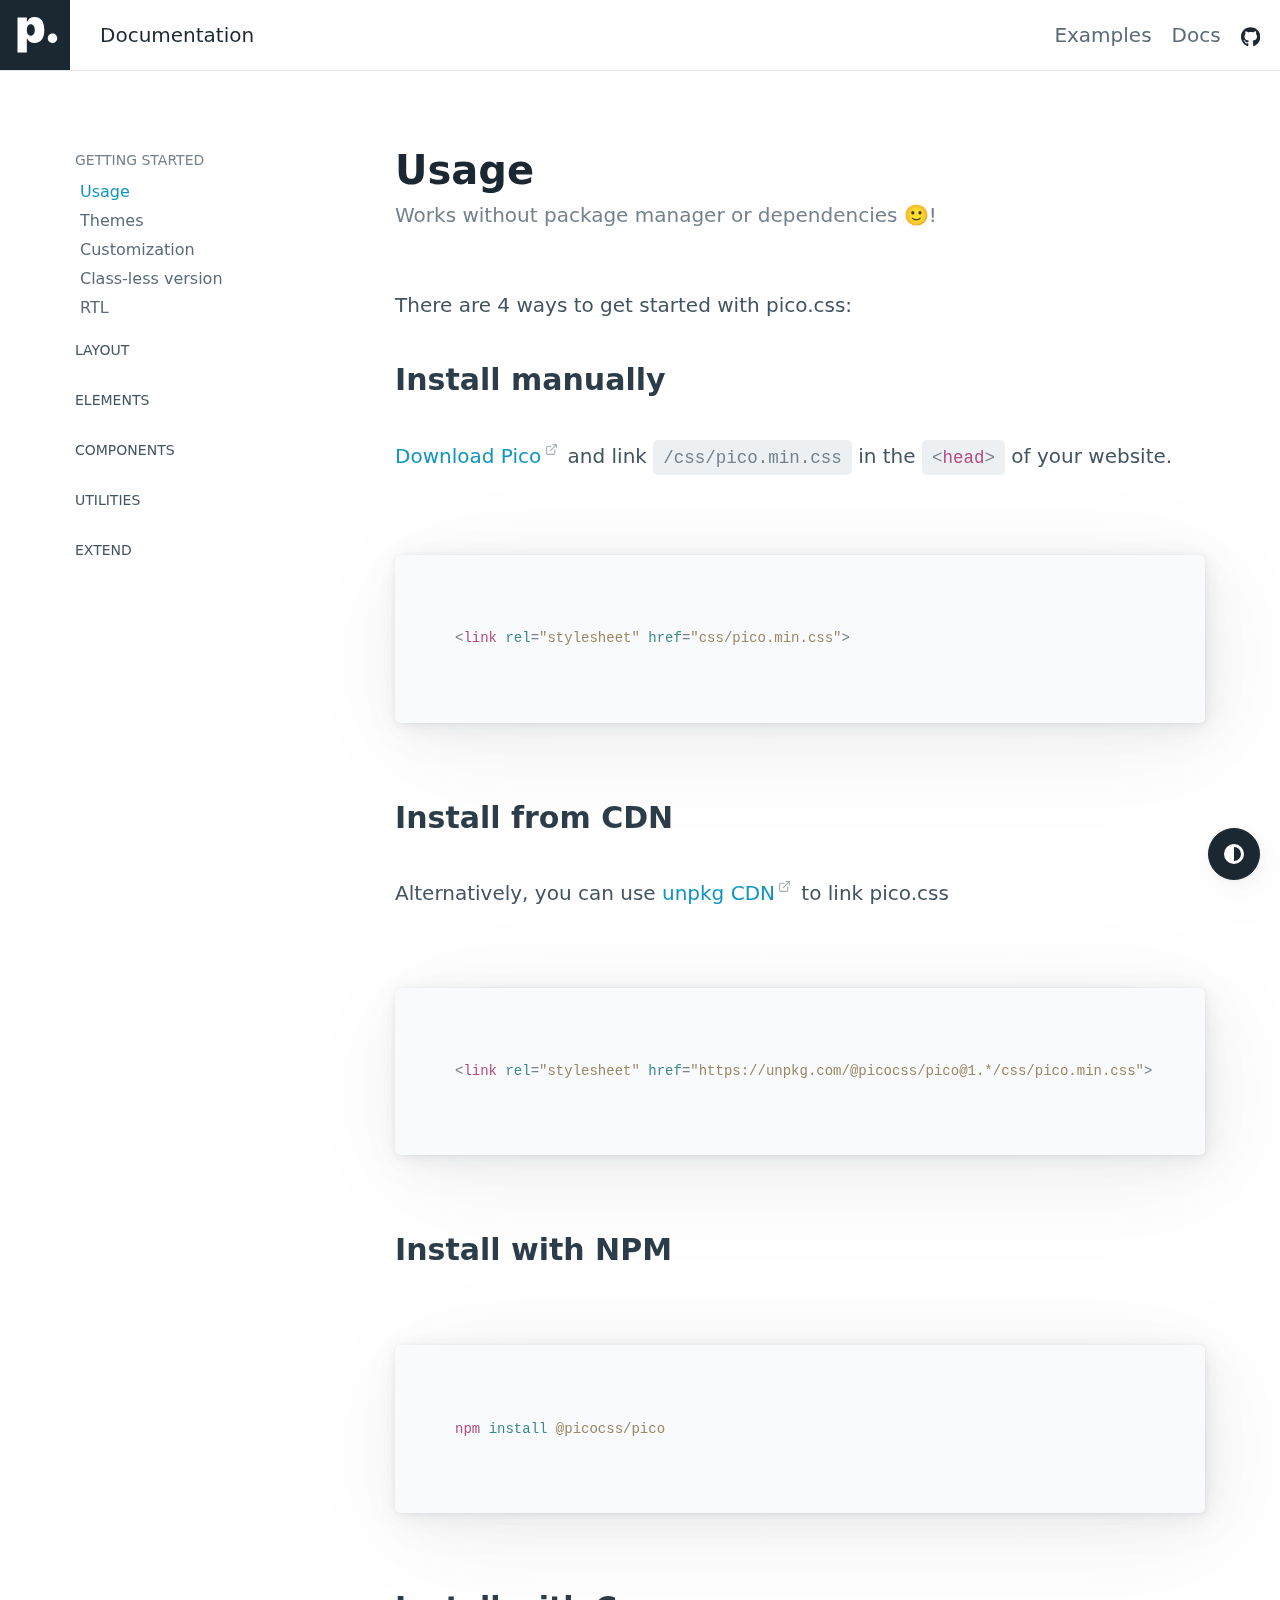
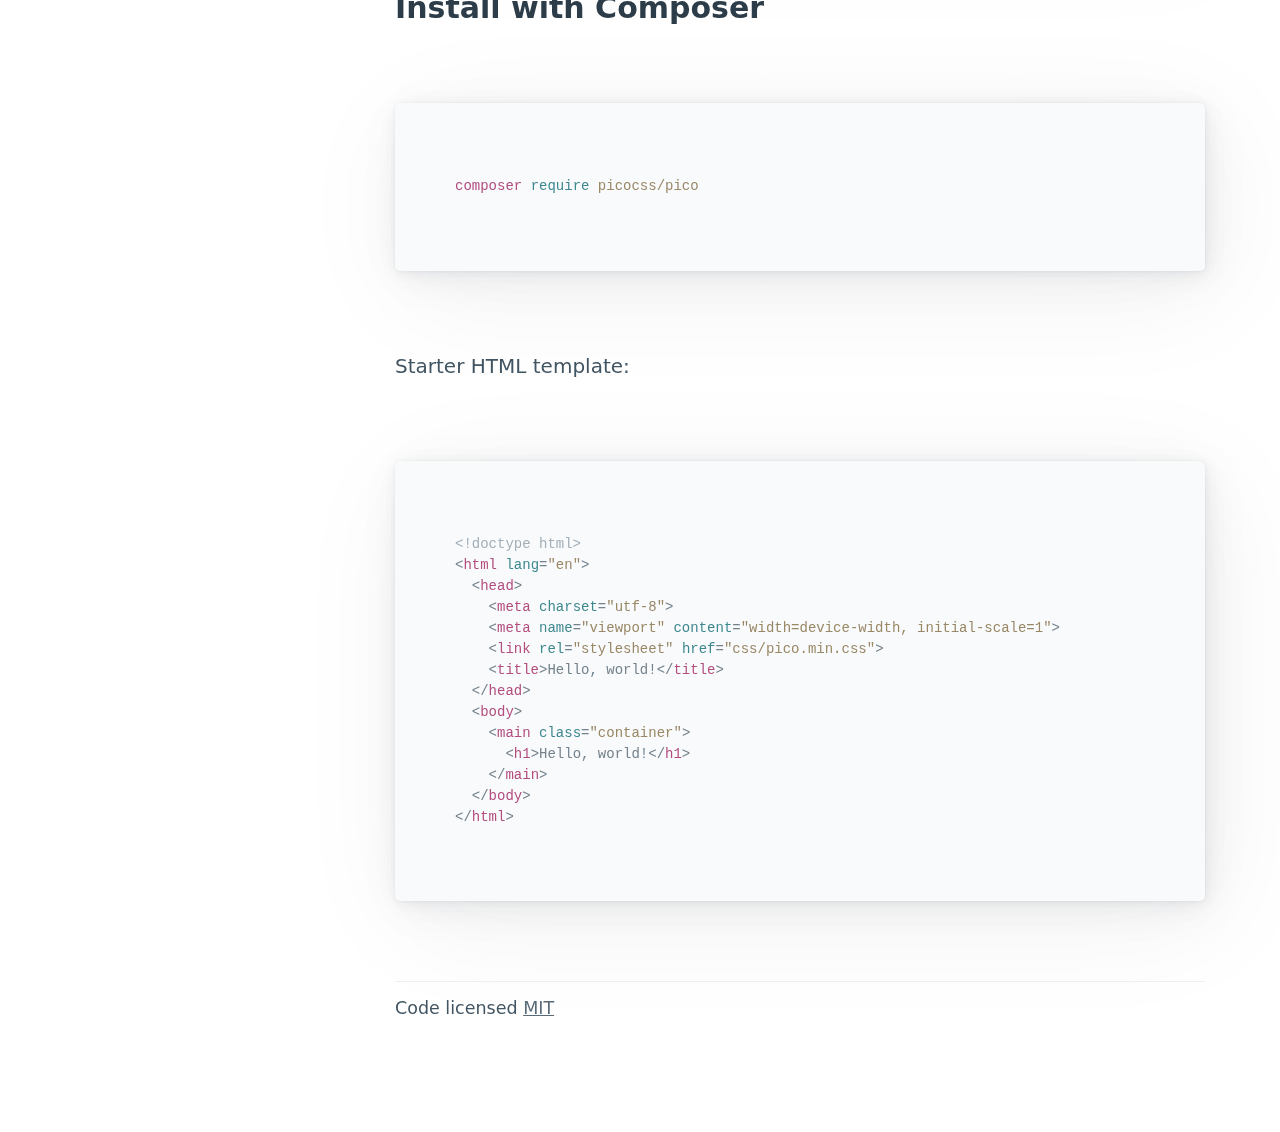
<file: project/static/css/pico-master/docs/index.html>
<!doctype html><html lang="en"><head><meta charset="utf-8"><meta name="viewport" content="width=device-width,initial-scale=1"><title>Documentation • Pico.css</title><meta name="description" content="Pico works without package manager or dependencies! There are 4 ways to get started with pico.css: manually, from a CDN, with NPM, or with Composer."><link rel="shortcut icon" href="https://picocss.com/favicon.ico"><link rel="stylesheet" href="../css/pico.min.css"><link rel="stylesheet" href="css/pico.docs.min.css"><link rel="canonical" href="https://picocss.com/docs/"></head><body><nav class="container-fluid"><ul><li><a href="https://picocss.com" aria-label="Back home"><svg aria-hidden="true" focusable="false" role="img" xmlns="http://www.w3.org/2000/svg" viewBox="0 0 1000 1000" height="56px"><path fill="currentColor" d="M633.43 429.23c0 118.38-49.76 184.72-138.87 184.72-53 0-92.04-25.37-108.62-67.32h-2.6v203.12H250V249.7h133.67v64.72h2.28c17.24-43.9 55.3-69.92 107-69.92 90.4 0 140.48 66.02 140.48 184.73zm-136.6 0c0-49.76-22.1-81.96-56.9-81.96s-56.9 32.2-57.24 82.28c.33 50.4 22.1 81.63 57.24 81.63 35.12 0 56.9-31.87 56.9-81.95zM682.5 547.5c0-37.32 30.18-67.5 67.5-67.5s67.5 30.18 67.5 67.5S787.32 615 750 615s-67.5-30.18-67.5-67.5z"/></svg></a></li><li>Documentation</li></ul><ul><li><a href="https://picocss.com#examples" class="secondary">Examples</a></li><li><a href="./" class="secondary">Docs</a></li><li><a href="https://github.com/picocss/pico" class="contrast" aria-label="Pico GitHub repository"><svg aria-hidden="true" focusable="false" role="img" xmlns="http://www.w3.org/2000/svg" viewBox="0 0 496 512" height="16px"><path fill="currentColor" d="M165.9 397.4c0 2-2.3 3.6-5.2 3.6-3.3.3-5.6-1.3-5.6-3.6 0-2 2.3-3.6 5.2-3.6 3-.3 5.6 1.3 5.6 3.6zm-31.1-4.5c-.7 2 1.3 4.3 4.3 4.9 2.6 1 5.6 0 6.2-2s-1.3-4.3-4.3-5.2c-2.6-.7-5.5.3-6.2 2.3zm44.2-1.7c-2.9.7-4.9 2.6-4.6 4.9.3 2 2.9 3.3 5.9 2.6 2.9-.7 4.9-2.6 4.6-4.6-.3-1.9-3-3.2-5.9-2.9zM244.8 8C106.1 8 0 113.3 0 252c0 110.9 69.8 205.8 169.5 239.2 12.8 2.3 17.3-5.6 17.3-12.1 0-6.2-.3-40.4-.3-61.4 0 0-70 15-84.7-29.8 0 0-11.4-29.1-27.8-36.6 0 0-22.9-15.7 1.6-15.4 0 0 24.9 2 38.6 25.8 21.9 38.6 58.6 27.5 72.9 20.9 2.3-16 8.8-27.1 16-33.7-55.9-6.2-112.3-14.3-112.3-110.5 0-27.5 7.6-41.3 23.6-58.9-2.6-6.5-11.1-33.3 2.6-67.9 20.9-6.5 69 27 69 27 20-5.6 41.5-8.5 62.8-8.5s42.8 2.9 62.8 8.5c0 0 48.1-33.6 69-27 13.7 34.7 5.2 61.4 2.6 67.9 16 17.7 25.8 31.5 25.8 58.9 0 96.5-58.9 104.2-114.8 110.5 9.2 7.9 17 22.9 17 46.4 0 33.7-.3 75.4-.3 83.6 0 6.5 4.6 14.4 17.3 12.1C428.2 457.8 496 362.9 496 252 496 113.3 383.5 8 244.8 8zM97.2 352.9c-1.3 1-1 3.3.7 5.2 1.6 1.6 3.9 2.3 5.2 1 1.3-1 1-3.3-.7-5.2-1.6-1.6-3.9-2.3-5.2-1zm-10.8-8.1c-.7 1.3.3 2.9 2.3 3.9 1.6 1 3.6.7 4.3-.7.7-1.3-.3-2.9-2.3-3.9-2-.6-3.6-.3-4.3.7zm32.4 35.6c-1.6 1.3-1 4.3 1.3 6.2 2.3 2.3 5.2 2.6 6.5 1 1.3-1.3.7-4.3-1.3-6.2-2.2-2.3-5.2-2.6-6.5-1zm-11.4-14.7c-1.6 1-1.6 3.6 0 5.9 1.6 2.3 4.3 3.3 5.6 2.3 1.6-1.3 1.6-3.9 0-6.2-1.4-2.3-4-3.3-5.6-2z"></path></svg></a></li></ul></nav><main class="container" id="docs"><aside><nav class="closed-on-mobile"><a href="./" class="secondary" id="toggle-docs-navigation"><svg xmlns="http://www.w3.org/2000/svg" class="expand" fill="currentColor" viewBox="0 0 16 16" height="16px"><title>Expand</title><path fill-rule="evenodd" d="M1 8a.5.5 0 0 1 .5-.5h13a.5.5 0 0 1 0 1h-13A.5.5 0 0 1 1 8zM7.646.146a.5.5 0 0 1 .708 0l2 2a.5.5 0 0 1-.708.708L8.5 1.707V5.5a.5.5 0 0 1-1 0V1.707L6.354 2.854a.5.5 0 1 1-.708-.708l2-2zM8 10a.5.5 0 0 1 .5.5v3.793l1.146-1.147a.5.5 0 0 1 .708.708l-2 2a.5.5 0 0 1-.708 0l-2-2a.5.5 0 0 1 .708-.708L7.5 14.293V10.5A.5.5 0 0 1 8 10z"></path></svg> <svg xmlns="http://www.w3.org/2000/svg" class="collapse" fill="currentColor" viewBox="0 0 16 16" height="16px"><title>Collapse</title><path fill-rule="evenodd" d="M1 8a.5.5 0 0 1 .5-.5h13a.5.5 0 0 1 0 1h-13A.5.5 0 0 1 1 8zm7-8a.5.5 0 0 1 .5.5v3.793l1.146-1.147a.5.5 0 0 1 .708.708l-2 2a.5.5 0 0 1-.708 0l-2-2a.5.5 0 1 1 .708-.708L7.5 4.293V.5A.5.5 0 0 1 8 0zm-.5 11.707l-1.146 1.147a.5.5 0 0 1-.708-.708l2-2a.5.5 0 0 1 .708 0l2 2a.5.5 0 0 1-.708.708L8.5 11.707V15.5a.5.5 0 0 1-1 0v-3.793z"></path></svg> Table of contents</a><details><summary>Getting started</summary><ul><li><a href="./" id="start-link" class="secondary">Usage</a></li><li><a href="./themes.html" id="themes-link" class="secondary">Themes</a></li><li><a href="./customization.html" id="customization-link" class="secondary">Customization</a></li><li><a href="./classless.html" id="classless-link" class="secondary">Class-less version</a></li><li><a href="./rtl.html" id="rtl-link" class="secondary">RTL</a></li></ul></details><details><summary>Layout</summary><ul><li><a href="./containers.html" id="containers-link" class="secondary">Containers</a></li><li><a href="./grid.html" id="grid-link" class="secondary">Grid</a></li><li><a href="./scroller.html" id="scroller-link" class="secondary">Horizontal scroller</a></li></ul></details><details><summary>Elements</summary><ul><li><a href="./typography.html" id="typography-link" class="secondary">Typography</a></li><li><a href="./buttons.html" id="buttons-link" class="secondary">Buttons</a></li><li><a href="./forms.html" id="forms-link" class="secondary">Forms</a></li><li><a href="./tables.html" id="tables-link" class="secondary">Tables</a></li></ul></details><details><summary>Components</summary><ul><li><a href="./accordions.html" id="accordions-link" class="secondary">Accordions</a></li><li><a href="./cards.html" id="cards-link" class="secondary">Cards</a></li><li><a href="./dropdowns.html" id="dropdowns-link" class="secondary">Dropdowns</a></li><li><a href="./modal.html" id="modal-link" class="secondary">Modal</a></li><li><a href="./navs.html" id="navs-link" class="secondary">Navs</a></li><li><a href="./progress.html" id="progress-link" class="secondary">Progress</a></li></ul></details><details><summary>Utilities</summary><ul><li><a href="./loading.html" id="loading-link" class="secondary">Loading</a></li><li><a href="./tooltips.html" id="tooltips-link" class="secondary">Tooltips</a></li></ul></details><details><summary>Extend</summary><ul><li><a href="./we-love-classes.html" id="we-love-classes-link" class="secondary">We love .classes</a></li></ul></details></nav><script>const activeLink=document.querySelector("aside a#start-link"),parentAccordion=activeLink.closest("details");activeLink.setAttribute("aria-current","page"),parentAccordion.setAttribute("open","true")</script></aside><div role="document"><section id="start"><hgroup><h1>Usage</h1><h2>Works without package manager or dependencies 🙂!</h2></hgroup><p>There are 4 ways to get started with pico.css:</p><h3>Install manually</h3><p><a href="https://github.com/picocss/pico/archive/refs/heads/master.zip">Download Pico</a> and link <code>/css/pico.min.css</code> in the <code>&lt;<b>head</b>&gt;</code> of your website.</p><pre><code>&lt;<b>link</b> <i>rel</i>=<u>"stylesheet"</u> <i>href</i>=<u>"css/pico.min.css"</u>&gt;</code></pre><h3>Install from CDN</h3><p>Alternatively, you can use <a href="https://unpkg.com/@picocss/pico@1.*/">unpkg CDN</a> to link pico.css</p><pre><code>&lt;<b>link</b> <i>rel</i>=<u>"stylesheet"</u> <i>href</i>=<u>"https://unpkg.com/@picocss/pico@1.*/css/pico.min.css"</u>&gt;</code></pre><h3>Install with NPM</h3><pre><code><b>npm</b> <i>install</i> <u>@picocss/pico</u></code></pre><h3>Install with Composer</h3><pre><code><b>composer</b> <i>require</i> <u>picocss/pico</u></code></pre><p>Starter HTML template:</p><pre><code><em>&lt;!doctype html&gt;</em>
&lt;<b>html</b> <i>lang</i>=<u>"en"</u>&gt;
  &lt;<b>head</b>&gt;
    &lt;<b>meta</b> <i>charset</i>=<u>"utf-8"</u>&gt;
    &lt;<b>meta</b> <i>name</i>=<u>"viewport"</u> <i>content</i>=<u>"width=device-width, initial-scale=1"</u>&gt;
    &lt;<b>link</b> <i>rel</i>=<u>"stylesheet"</u> <i>href</i>=<u>"css/pico.min.css"</u>&gt;
    &lt;<b>title</b>>Hello, world!&lt;/<b>title</b>&gt;
  &lt;/<b>head</b>&gt;
  &lt;<b>body</b>&gt;
    &lt;<b>main</b> <i>class</i>=<u>"container"</u>&gt;
      &lt;<b>h1</b>&gt;Hello, world!&lt;/<b>h1</b>&gt;
    &lt;/<b>main</b>&gt;
  &lt;/<b>body</b>&gt;
&lt;/<b>html</b>&gt;</code></pre></section><footer><hr><p><small>Code licensed <a href="https://github.com/picocss/pico/blob/master/LICENSE.md" class="secondary">MIT</a></small></p></footer></div></main><script src="js/commons.min.js"></script></body></html>
</file>
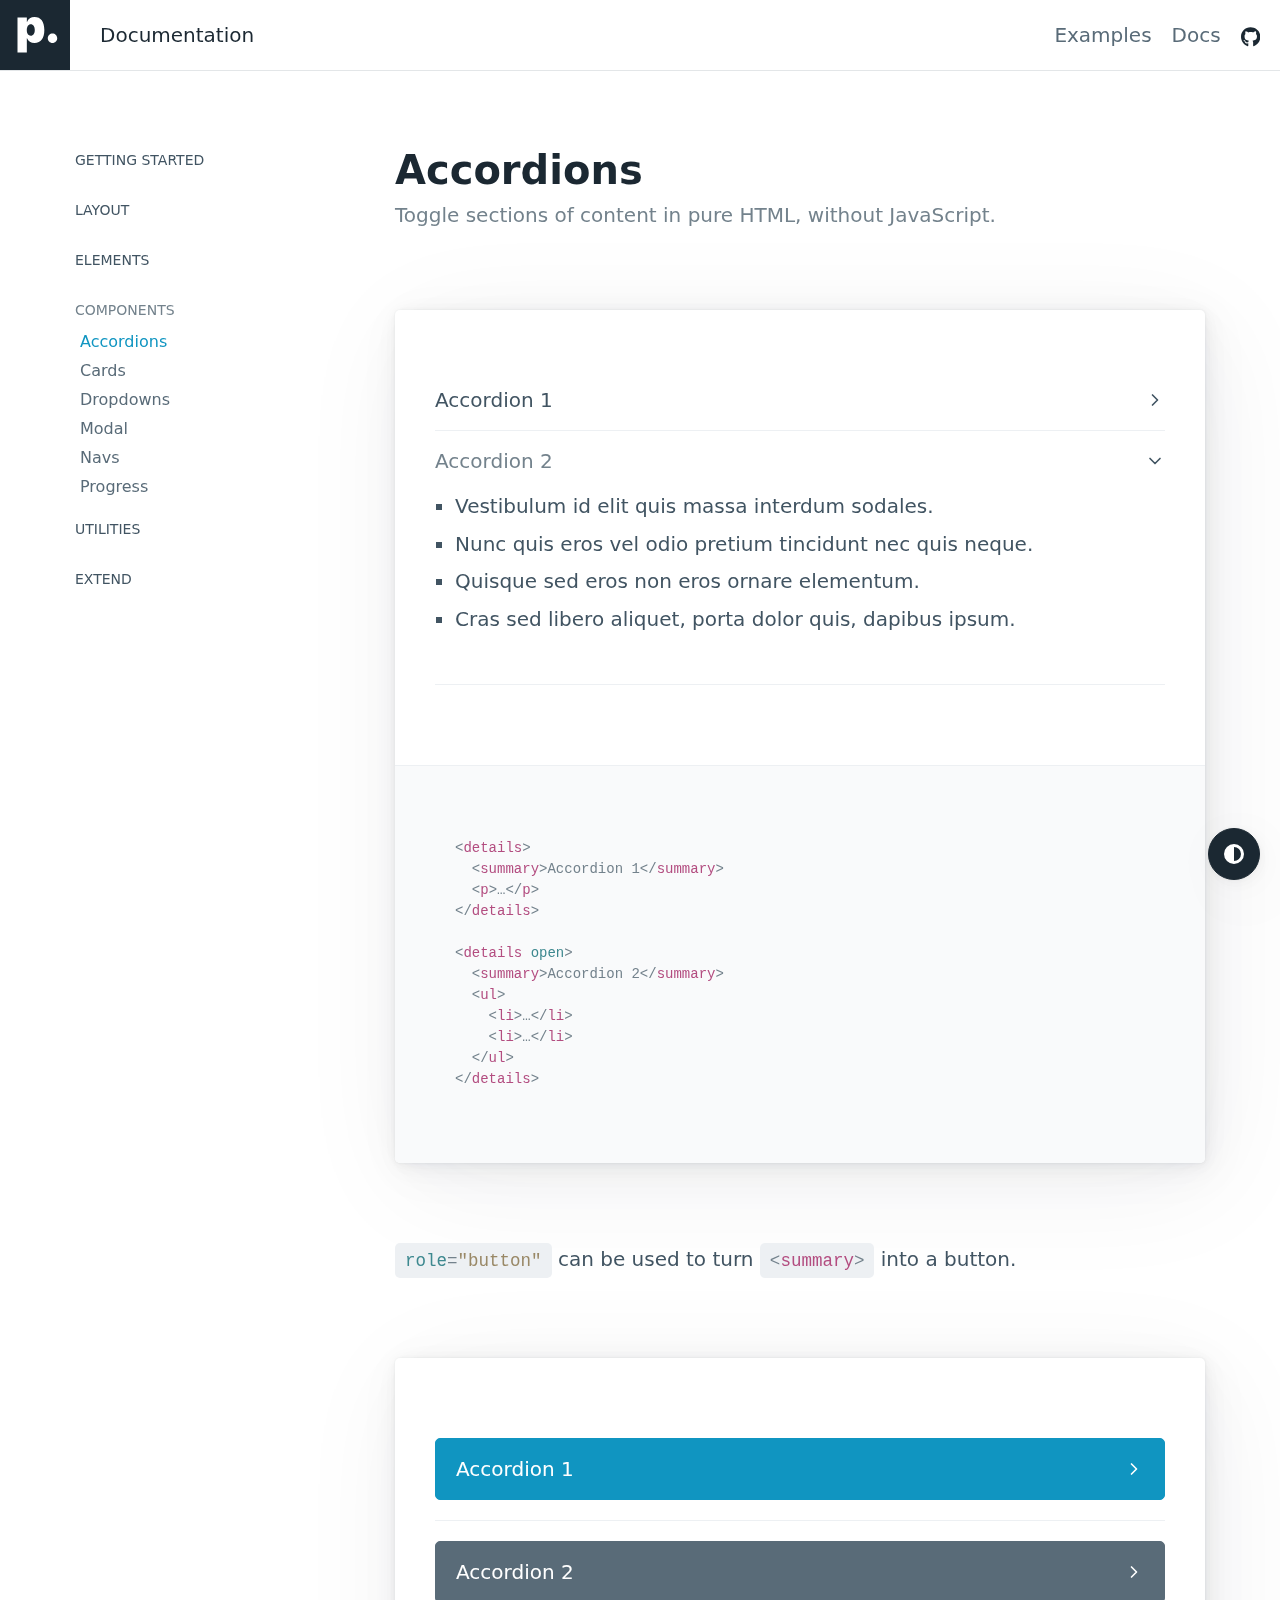
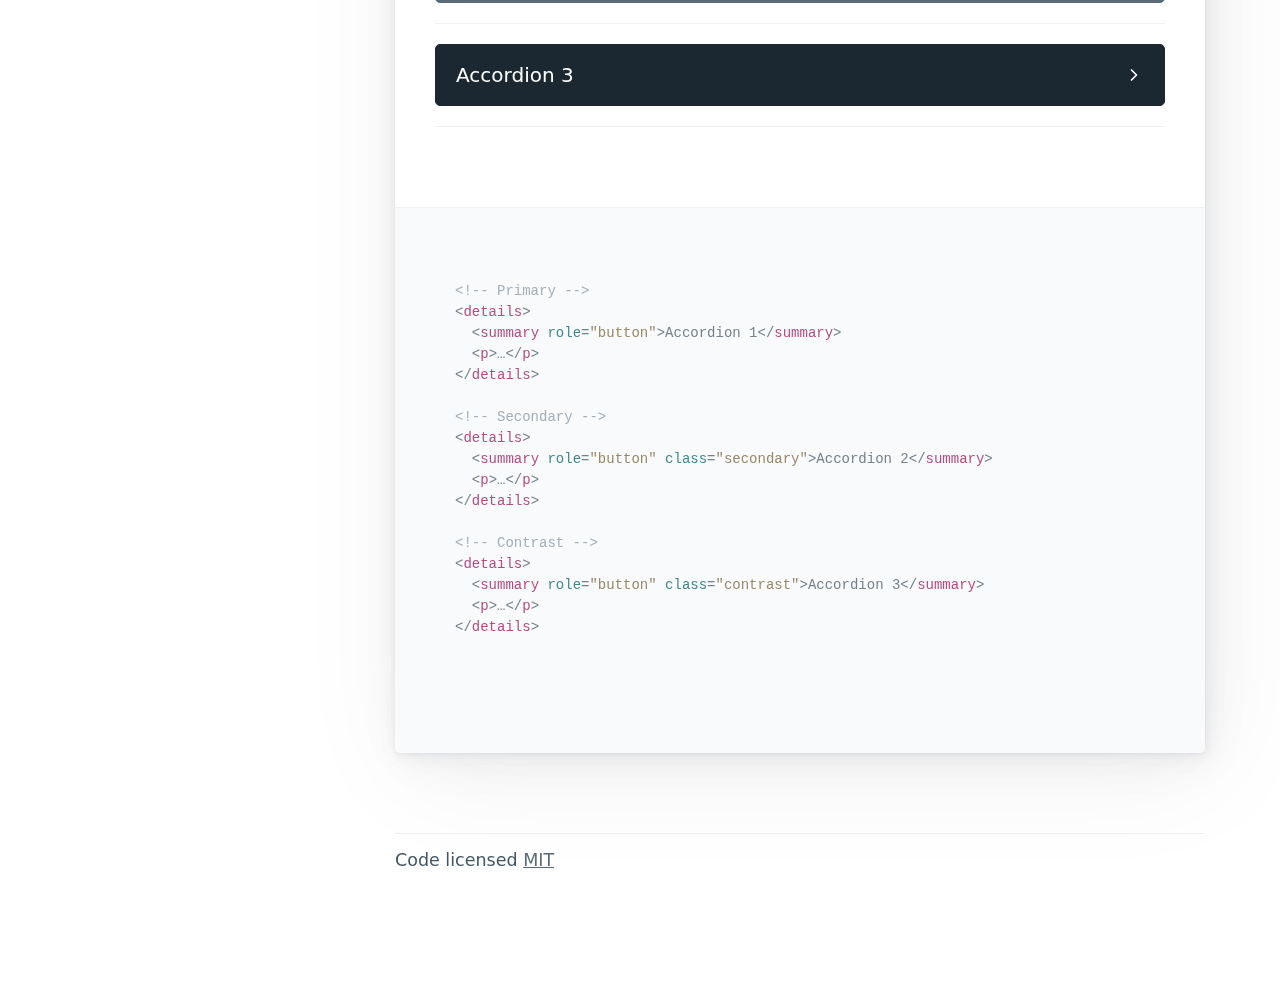
<file: project/static/css/pico-master/docs/accordions.html>
<!doctype html><html lang="en"><head><meta charset="utf-8"><meta name="viewport" content="width=device-width,initial-scale=1"><title>Accordions • Pico.css</title><meta name="description" content="Toggle sections of content in pure HTML, without JavaScript."><link rel="shortcut icon" href="https://picocss.com/favicon.ico"><link rel="stylesheet" href="../css/pico.min.css"><link rel="stylesheet" href="css/pico.docs.min.css"><link rel="canonical" href="https://picocss.com/docs/accordions.html"></head><body><nav class="container-fluid"><ul><li><a href="https://picocss.com" aria-label="Back home"><svg aria-hidden="true" focusable="false" role="img" xmlns="http://www.w3.org/2000/svg" viewBox="0 0 1000 1000" height="56px"><path fill="currentColor" d="M633.43 429.23c0 118.38-49.76 184.72-138.87 184.72-53 0-92.04-25.37-108.62-67.32h-2.6v203.12H250V249.7h133.67v64.72h2.28c17.24-43.9 55.3-69.92 107-69.92 90.4 0 140.48 66.02 140.48 184.73zm-136.6 0c0-49.76-22.1-81.96-56.9-81.96s-56.9 32.2-57.24 82.28c.33 50.4 22.1 81.63 57.24 81.63 35.12 0 56.9-31.87 56.9-81.95zM682.5 547.5c0-37.32 30.18-67.5 67.5-67.5s67.5 30.18 67.5 67.5S787.32 615 750 615s-67.5-30.18-67.5-67.5z"/></svg></a></li><li>Documentation</li></ul><ul><li><a href="https://picocss.com#examples" class="secondary">Examples</a></li><li><a href="./" class="secondary">Docs</a></li><li><a href="https://github.com/picocss/pico" class="contrast" aria-label="Pico GitHub repository"><svg aria-hidden="true" focusable="false" role="img" xmlns="http://www.w3.org/2000/svg" viewBox="0 0 496 512" height="16px"><path fill="currentColor" d="M165.9 397.4c0 2-2.3 3.6-5.2 3.6-3.3.3-5.6-1.3-5.6-3.6 0-2 2.3-3.6 5.2-3.6 3-.3 5.6 1.3 5.6 3.6zm-31.1-4.5c-.7 2 1.3 4.3 4.3 4.9 2.6 1 5.6 0 6.2-2s-1.3-4.3-4.3-5.2c-2.6-.7-5.5.3-6.2 2.3zm44.2-1.7c-2.9.7-4.9 2.6-4.6 4.9.3 2 2.9 3.3 5.9 2.6 2.9-.7 4.9-2.6 4.6-4.6-.3-1.9-3-3.2-5.9-2.9zM244.8 8C106.1 8 0 113.3 0 252c0 110.9 69.8 205.8 169.5 239.2 12.8 2.3 17.3-5.6 17.3-12.1 0-6.2-.3-40.4-.3-61.4 0 0-70 15-84.7-29.8 0 0-11.4-29.1-27.8-36.6 0 0-22.9-15.7 1.6-15.4 0 0 24.9 2 38.6 25.8 21.9 38.6 58.6 27.5 72.9 20.9 2.3-16 8.8-27.1 16-33.7-55.9-6.2-112.3-14.3-112.3-110.5 0-27.5 7.6-41.3 23.6-58.9-2.6-6.5-11.1-33.3 2.6-67.9 20.9-6.5 69 27 69 27 20-5.6 41.5-8.5 62.8-8.5s42.8 2.9 62.8 8.5c0 0 48.1-33.6 69-27 13.7 34.7 5.2 61.4 2.6 67.9 16 17.7 25.8 31.5 25.8 58.9 0 96.5-58.9 104.2-114.8 110.5 9.2 7.9 17 22.9 17 46.4 0 33.7-.3 75.4-.3 83.6 0 6.5 4.6 14.4 17.3 12.1C428.2 457.8 496 362.9 496 252 496 113.3 383.5 8 244.8 8zM97.2 352.9c-1.3 1-1 3.3.7 5.2 1.6 1.6 3.9 2.3 5.2 1 1.3-1 1-3.3-.7-5.2-1.6-1.6-3.9-2.3-5.2-1zm-10.8-8.1c-.7 1.3.3 2.9 2.3 3.9 1.6 1 3.6.7 4.3-.7.7-1.3-.3-2.9-2.3-3.9-2-.6-3.6-.3-4.3.7zm32.4 35.6c-1.6 1.3-1 4.3 1.3 6.2 2.3 2.3 5.2 2.6 6.5 1 1.3-1.3.7-4.3-1.3-6.2-2.2-2.3-5.2-2.6-6.5-1zm-11.4-14.7c-1.6 1-1.6 3.6 0 5.9 1.6 2.3 4.3 3.3 5.6 2.3 1.6-1.3 1.6-3.9 0-6.2-1.4-2.3-4-3.3-5.6-2z"></path></svg></a></li></ul></nav><main class="container" id="docs"><aside><nav class="closed-on-mobile"><a href="./" class="secondary" id="toggle-docs-navigation"><svg xmlns="http://www.w3.org/2000/svg" class="expand" fill="currentColor" viewBox="0 0 16 16" height="16px"><title>Expand</title><path fill-rule="evenodd" d="M1 8a.5.5 0 0 1 .5-.5h13a.5.5 0 0 1 0 1h-13A.5.5 0 0 1 1 8zM7.646.146a.5.5 0 0 1 .708 0l2 2a.5.5 0 0 1-.708.708L8.5 1.707V5.5a.5.5 0 0 1-1 0V1.707L6.354 2.854a.5.5 0 1 1-.708-.708l2-2zM8 10a.5.5 0 0 1 .5.5v3.793l1.146-1.147a.5.5 0 0 1 .708.708l-2 2a.5.5 0 0 1-.708 0l-2-2a.5.5 0 0 1 .708-.708L7.5 14.293V10.5A.5.5 0 0 1 8 10z"></path></svg> <svg xmlns="http://www.w3.org/2000/svg" class="collapse" fill="currentColor" viewBox="0 0 16 16" height="16px"><title>Collapse</title><path fill-rule="evenodd" d="M1 8a.5.5 0 0 1 .5-.5h13a.5.5 0 0 1 0 1h-13A.5.5 0 0 1 1 8zm7-8a.5.5 0 0 1 .5.5v3.793l1.146-1.147a.5.5 0 0 1 .708.708l-2 2a.5.5 0 0 1-.708 0l-2-2a.5.5 0 1 1 .708-.708L7.5 4.293V.5A.5.5 0 0 1 8 0zm-.5 11.707l-1.146 1.147a.5.5 0 0 1-.708-.708l2-2a.5.5 0 0 1 .708 0l2 2a.5.5 0 0 1-.708.708L8.5 11.707V15.5a.5.5 0 0 1-1 0v-3.793z"></path></svg> Table of contents</a><details><summary>Getting started</summary><ul><li><a href="./" id="start-link" class="secondary">Usage</a></li><li><a href="./themes.html" id="themes-link" class="secondary">Themes</a></li><li><a href="./customization.html" id="customization-link" class="secondary">Customization</a></li><li><a href="./classless.html" id="classless-link" class="secondary">Class-less version</a></li><li><a href="./rtl.html" id="rtl-link" class="secondary">RTL</a></li></ul></details><details><summary>Layout</summary><ul><li><a href="./containers.html" id="containers-link" class="secondary">Containers</a></li><li><a href="./grid.html" id="grid-link" class="secondary">Grid</a></li><li><a href="./scroller.html" id="scroller-link" class="secondary">Horizontal scroller</a></li></ul></details><details><summary>Elements</summary><ul><li><a href="./typography.html" id="typography-link" class="secondary">Typography</a></li><li><a href="./buttons.html" id="buttons-link" class="secondary">Buttons</a></li><li><a href="./forms.html" id="forms-link" class="secondary">Forms</a></li><li><a href="./tables.html" id="tables-link" class="secondary">Tables</a></li></ul></details><details><summary>Components</summary><ul><li><a href="./accordions.html" id="accordions-link" class="secondary">Accordions</a></li><li><a href="./cards.html" id="cards-link" class="secondary">Cards</a></li><li><a href="./dropdowns.html" id="dropdowns-link" class="secondary">Dropdowns</a></li><li><a href="./modal.html" id="modal-link" class="secondary">Modal</a></li><li><a href="./navs.html" id="navs-link" class="secondary">Navs</a></li><li><a href="./progress.html" id="progress-link" class="secondary">Progress</a></li></ul></details><details><summary>Utilities</summary><ul><li><a href="./loading.html" id="loading-link" class="secondary">Loading</a></li><li><a href="./tooltips.html" id="tooltips-link" class="secondary">Tooltips</a></li></ul></details><details><summary>Extend</summary><ul><li><a href="./we-love-classes.html" id="we-love-classes-link" class="secondary">We love .classes</a></li></ul></details></nav><script>const activeLink=document.querySelector("aside a#accordions-link"),parentAccordion=activeLink.closest("details");activeLink.setAttribute("aria-current","page"),parentAccordion.setAttribute("open","true")</script></aside><div role="document"><section id="accordions"><hgroup><h1>Accordions</h1><h2>Toggle sections of content in pure HTML, without JavaScript.</h2></hgroup><article aria-label="Accordions examples"><details><summary>Accordion 1</summary><p>Lorem ipsum dolor sit amet, consectetur adipiscing elit. Pellentesque urna diam, tincidunt nec porta sed, auctor id velit. Etiam venenatis nisl ut orci consequat, vitae tempus quam commodo. Nulla non mauris ipsum. Aliquam eu posuere orci. Nulla convallis lectus rutrum quam hendrerit, in facilisis elit sollicitudin. Mauris pulvinar pulvinar mi, dictum tristique elit auctor quis. Maecenas ac ipsum ultrices, porta turpis sit amet, congue turpis.</p></details><details open><summary>Accordion 2</summary><ul><li>Vestibulum id elit quis massa interdum sodales.</li><li>Nunc quis eros vel odio pretium tincidunt nec quis neque.</li><li>Quisque sed eros non eros ornare elementum.</li><li>Cras sed libero aliquet, porta dolor quis, dapibus ipsum.</li></ul></details><footer class="code"><pre><code>&lt;<b>details</b>&gt;
  &lt;<b>summary</b>&gt;Accordion 1&lt;/<b>summary</b>&gt;
  &lt;<b>p</b>&gt;…&lt;/<b>p</b>&gt;
&lt;/<b>details</b>&gt;

&lt;<b>details</b> <i>open</i>&gt;
  &lt;<b>summary</b>&gt;Accordion 2&lt;/<b>summary</b>&gt;
  &lt;<b>ul</b>&gt;
    &lt;<b>li</b>&gt;…&lt;/<b>li</b>&gt;
    &lt;<b>li</b>&gt;…&lt;/<b>li</b>&gt;
  &lt;/<b>ul</b>&gt;
&lt;/<b>details</b>&gt;</code></pre></footer></article><p><code><i>role</i>=<u>"button"</u></code> can be used to turn <code>&lt;<b>summary</b>&gt;</code> into a button.</p><article aria-label="Accordions buttons examples"><details><summary role="button">Accordion 1</summary><p>Aenean vestibulum nunc at libero congue, eu pretium nulla viverra. Fusce sed ex at est egestas vehicula. Integer sit amet lectus mi. Duis ut viverra mauris, at laoreet enim.</p></details><details><summary role="button" class="secondary">Accordion 2</summary><p>Quisque porta dictum ipsum nec vestibulum. Suspendisse non mi ac tellus scelerisque egestas. Sed vel nisi laoreet, rhoncus urna quis, luctus risus. Donec vitae molestie felis.</p></details><details><summary role="button" class="contrast">Accordion 3</summary><p>Praesent quam ipsum, condimentum non augue at, porttitor interdum tellus. Curabitur ultrices consectetur leo, a placerat mauris malesuada et. In quis varius risus.</p></details><footer class="code"><pre><code><em>&lt;!-- Primary --&gt;</em>
&lt;<b>details</b>&gt;
  &lt;<b>summary</b> <i>role</i>=<u>"button"</u>&gt;Accordion 1&lt;/<b>summary</b>&gt;
  &lt;<b>p</b>&gt;…&lt;/<b>p</b>&gt;
&lt;/<b>details</b>&gt;

<em>&lt;!-- Secondary --&gt;</em>
&lt;<b>details</b>&gt;
  &lt;<b>summary</b> <i>role</i>=<u>"button"</u> <i>class</i>=<u>"secondary"</u>&gt;Accordion 2&lt;/<b>summary</b>&gt;
  &lt;<b>p</b>&gt;…&lt;/<b>p</b>&gt;
&lt;/<b>details</b>&gt;

<em>&lt;!-- Contrast --&gt;</em>
&lt;<b>details</b>&gt;
  &lt;<b>summary</b> <i>role</i>=<u>"button"</u> <i>class</i>=<u>"contrast"</u>&gt;Accordion 3&lt;/<b>summary</b>&gt;
  &lt;<b>p</b>&gt;…&lt;/<b>p</b>&gt;
&lt;/<b>details</b>&gt;

            </code></pre></footer></article></section><footer><hr><p><small>Code licensed <a href="https://github.com/picocss/pico/blob/master/LICENSE.md" class="secondary">MIT</a></small></p></footer></div></main><script src="js/commons.min.js"></script></body></html>
</file>
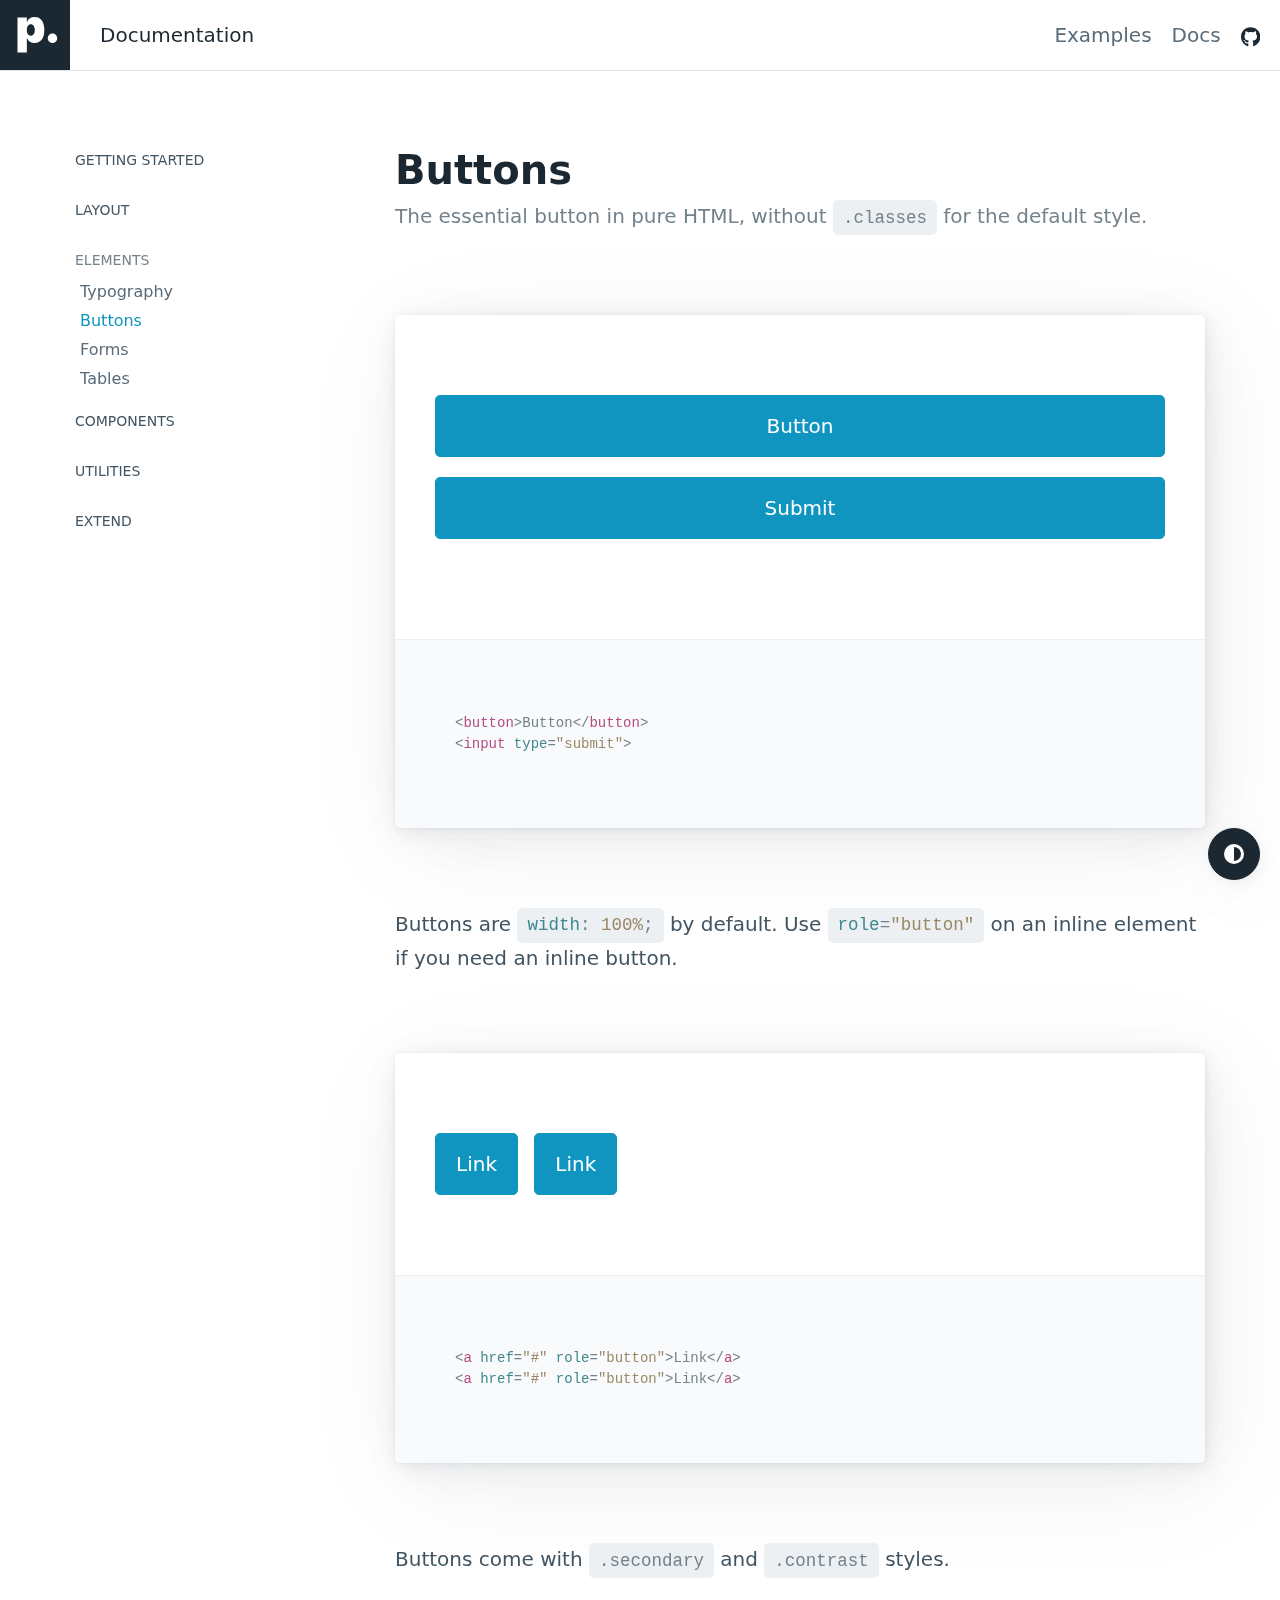
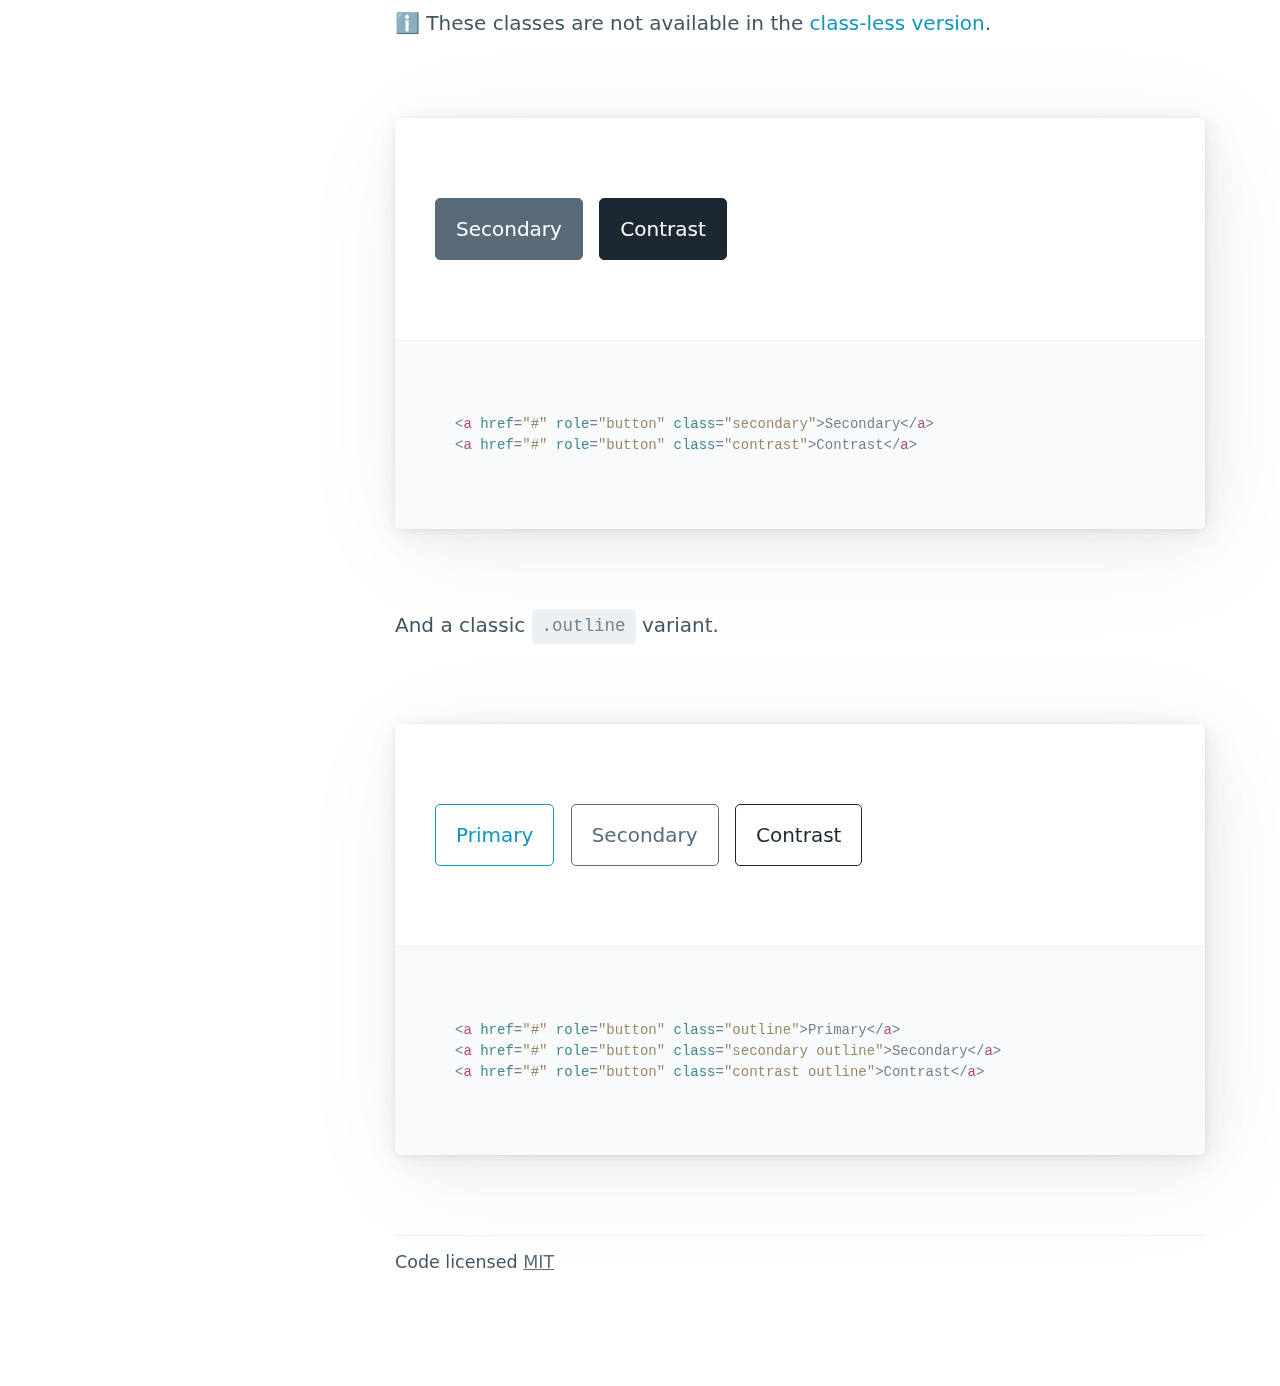
<file: project/static/css/pico-master/docs/buttons.html>
<!doctype html><html lang="en"><head><meta charset="utf-8"><meta name="viewport" content="width=device-width,initial-scale=1"><title>Buttons • Pico.css</title><meta name="description" content="The essential button in pure HTML, without .classes for the default style."><link rel="shortcut icon" href="https://picocss.com/favicon.ico"><link rel="stylesheet" href="../css/pico.min.css"><link rel="stylesheet" href="css/pico.docs.min.css"><link rel="canonical" href="https://picocss.com/docs/buttons.html"></head><body><nav class="container-fluid"><ul><li><a href="https://picocss.com" aria-label="Back home"><svg aria-hidden="true" focusable="false" role="img" xmlns="http://www.w3.org/2000/svg" viewBox="0 0 1000 1000" height="56px"><path fill="currentColor" d="M633.43 429.23c0 118.38-49.76 184.72-138.87 184.72-53 0-92.04-25.37-108.62-67.32h-2.6v203.12H250V249.7h133.67v64.72h2.28c17.24-43.9 55.3-69.92 107-69.92 90.4 0 140.48 66.02 140.48 184.73zm-136.6 0c0-49.76-22.1-81.96-56.9-81.96s-56.9 32.2-57.24 82.28c.33 50.4 22.1 81.63 57.24 81.63 35.12 0 56.9-31.87 56.9-81.95zM682.5 547.5c0-37.32 30.18-67.5 67.5-67.5s67.5 30.18 67.5 67.5S787.32 615 750 615s-67.5-30.18-67.5-67.5z"/></svg></a></li><li>Documentation</li></ul><ul><li><a href="https://picocss.com#examples" class="secondary">Examples</a></li><li><a href="./" class="secondary">Docs</a></li><li><a href="https://github.com/picocss/pico" class="contrast" aria-label="Pico GitHub repository"><svg aria-hidden="true" focusable="false" role="img" xmlns="http://www.w3.org/2000/svg" viewBox="0 0 496 512" height="16px"><path fill="currentColor" d="M165.9 397.4c0 2-2.3 3.6-5.2 3.6-3.3.3-5.6-1.3-5.6-3.6 0-2 2.3-3.6 5.2-3.6 3-.3 5.6 1.3 5.6 3.6zm-31.1-4.5c-.7 2 1.3 4.3 4.3 4.9 2.6 1 5.6 0 6.2-2s-1.3-4.3-4.3-5.2c-2.6-.7-5.5.3-6.2 2.3zm44.2-1.7c-2.9.7-4.9 2.6-4.6 4.9.3 2 2.9 3.3 5.9 2.6 2.9-.7 4.9-2.6 4.6-4.6-.3-1.9-3-3.2-5.9-2.9zM244.8 8C106.1 8 0 113.3 0 252c0 110.9 69.8 205.8 169.5 239.2 12.8 2.3 17.3-5.6 17.3-12.1 0-6.2-.3-40.4-.3-61.4 0 0-70 15-84.7-29.8 0 0-11.4-29.1-27.8-36.6 0 0-22.9-15.7 1.6-15.4 0 0 24.9 2 38.6 25.8 21.9 38.6 58.6 27.5 72.9 20.9 2.3-16 8.8-27.1 16-33.7-55.9-6.2-112.3-14.3-112.3-110.5 0-27.5 7.6-41.3 23.6-58.9-2.6-6.5-11.1-33.3 2.6-67.9 20.9-6.5 69 27 69 27 20-5.6 41.5-8.5 62.8-8.5s42.8 2.9 62.8 8.5c0 0 48.1-33.6 69-27 13.7 34.7 5.2 61.4 2.6 67.9 16 17.7 25.8 31.5 25.8 58.9 0 96.5-58.9 104.2-114.8 110.5 9.2 7.9 17 22.9 17 46.4 0 33.7-.3 75.4-.3 83.6 0 6.5 4.6 14.4 17.3 12.1C428.2 457.8 496 362.9 496 252 496 113.3 383.5 8 244.8 8zM97.2 352.9c-1.3 1-1 3.3.7 5.2 1.6 1.6 3.9 2.3 5.2 1 1.3-1 1-3.3-.7-5.2-1.6-1.6-3.9-2.3-5.2-1zm-10.8-8.1c-.7 1.3.3 2.9 2.3 3.9 1.6 1 3.6.7 4.3-.7.7-1.3-.3-2.9-2.3-3.9-2-.6-3.6-.3-4.3.7zm32.4 35.6c-1.6 1.3-1 4.3 1.3 6.2 2.3 2.3 5.2 2.6 6.5 1 1.3-1.3.7-4.3-1.3-6.2-2.2-2.3-5.2-2.6-6.5-1zm-11.4-14.7c-1.6 1-1.6 3.6 0 5.9 1.6 2.3 4.3 3.3 5.6 2.3 1.6-1.3 1.6-3.9 0-6.2-1.4-2.3-4-3.3-5.6-2z"></path></svg></a></li></ul></nav><main class="container" id="docs"><aside><nav class="closed-on-mobile"><a href="./" class="secondary" id="toggle-docs-navigation"><svg xmlns="http://www.w3.org/2000/svg" class="expand" fill="currentColor" viewBox="0 0 16 16" height="16px"><title>Expand</title><path fill-rule="evenodd" d="M1 8a.5.5 0 0 1 .5-.5h13a.5.5 0 0 1 0 1h-13A.5.5 0 0 1 1 8zM7.646.146a.5.5 0 0 1 .708 0l2 2a.5.5 0 0 1-.708.708L8.5 1.707V5.5a.5.5 0 0 1-1 0V1.707L6.354 2.854a.5.5 0 1 1-.708-.708l2-2zM8 10a.5.5 0 0 1 .5.5v3.793l1.146-1.147a.5.5 0 0 1 .708.708l-2 2a.5.5 0 0 1-.708 0l-2-2a.5.5 0 0 1 .708-.708L7.5 14.293V10.5A.5.5 0 0 1 8 10z"></path></svg> <svg xmlns="http://www.w3.org/2000/svg" class="collapse" fill="currentColor" viewBox="0 0 16 16" height="16px"><title>Collapse</title><path fill-rule="evenodd" d="M1 8a.5.5 0 0 1 .5-.5h13a.5.5 0 0 1 0 1h-13A.5.5 0 0 1 1 8zm7-8a.5.5 0 0 1 .5.5v3.793l1.146-1.147a.5.5 0 0 1 .708.708l-2 2a.5.5 0 0 1-.708 0l-2-2a.5.5 0 1 1 .708-.708L7.5 4.293V.5A.5.5 0 0 1 8 0zm-.5 11.707l-1.146 1.147a.5.5 0 0 1-.708-.708l2-2a.5.5 0 0 1 .708 0l2 2a.5.5 0 0 1-.708.708L8.5 11.707V15.5a.5.5 0 0 1-1 0v-3.793z"></path></svg> Table of contents</a><details><summary>Getting started</summary><ul><li><a href="./" id="start-link" class="secondary">Usage</a></li><li><a href="./themes.html" id="themes-link" class="secondary">Themes</a></li><li><a href="./customization.html" id="customization-link" class="secondary">Customization</a></li><li><a href="./classless.html" id="classless-link" class="secondary">Class-less version</a></li><li><a href="./rtl.html" id="rtl-link" class="secondary">RTL</a></li></ul></details><details><summary>Layout</summary><ul><li><a href="./containers.html" id="containers-link" class="secondary">Containers</a></li><li><a href="./grid.html" id="grid-link" class="secondary">Grid</a></li><li><a href="./scroller.html" id="scroller-link" class="secondary">Horizontal scroller</a></li></ul></details><details><summary>Elements</summary><ul><li><a href="./typography.html" id="typography-link" class="secondary">Typography</a></li><li><a href="./buttons.html" id="buttons-link" class="secondary">Buttons</a></li><li><a href="./forms.html" id="forms-link" class="secondary">Forms</a></li><li><a href="./tables.html" id="tables-link" class="secondary">Tables</a></li></ul></details><details><summary>Components</summary><ul><li><a href="./accordions.html" id="accordions-link" class="secondary">Accordions</a></li><li><a href="./cards.html" id="cards-link" class="secondary">Cards</a></li><li><a href="./dropdowns.html" id="dropdowns-link" class="secondary">Dropdowns</a></li><li><a href="./modal.html" id="modal-link" class="secondary">Modal</a></li><li><a href="./navs.html" id="navs-link" class="secondary">Navs</a></li><li><a href="./progress.html" id="progress-link" class="secondary">Progress</a></li></ul></details><details><summary>Utilities</summary><ul><li><a href="./loading.html" id="loading-link" class="secondary">Loading</a></li><li><a href="./tooltips.html" id="tooltips-link" class="secondary">Tooltips</a></li></ul></details><details><summary>Extend</summary><ul><li><a href="./we-love-classes.html" id="we-love-classes-link" class="secondary">We love .classes</a></li></ul></details></nav><script>const activeLink=document.querySelector("aside a#buttons-link"),parentAccordion=activeLink.closest("details");activeLink.setAttribute("aria-current","page"),parentAccordion.setAttribute("open","true")</script></aside><div role="document"><section id="buttons"><hgroup><h1>Buttons</h1><h2>The essential button in pure HTML, without <code>.classes</code> for the default style.</h2></hgroup><article aria-label="Button example"><button aria-label="Button">Button</button> <input type="submit"><footer class="code"><pre><code>&lt;<b>button</b>&gt;Button&lt;/<b>button</b>&gt;
&lt;<b>input</b> <i>type</i>=<u>"submit"</u>&gt;</code></pre></footer></article><p>Buttons are <code><i>width</i>: <u>100%</u>;</code> by default. Use <code><i>role</i>=<u>"button"</u></code> on an inline element if you need an inline button.</p><article aria-label="Inline buttons examples"><a href="#" onclick="event.preventDefault()" role="button">Link</a> <a href="#" onclick="event.preventDefault()" role="button">Link</a><footer class="code"><pre><code>&lt;<b>a</b> <i>href</i>=<u>"#"</u> <i>role</i>=<u>"button"</u>&gt;Link&lt;/<b>a</b>&gt;
&lt;<b>a</b> <i>href</i>=<u>"#"</u> <i>role</i>=<u>"button"</u>&gt;Link&lt;/<b>a</b>&gt;</code></pre></footer></article><p>Buttons come with <code>.secondary</code> and <code>.contrast</code> styles.</p><p>ℹ️&nbsp;These classes are not available in the <a href="classless.html">class-less version</a>.</p><article aria-label="Buttons styles examples"><a href="#" onclick="event.preventDefault()" role="button" class="secondary">Secondary</a> <a href="#" onclick="event.preventDefault()" role="button" class="contrast">Contrast</a><footer class="code"><pre><code>&lt;<b>a</b> <i>href</i>=<u>"#"</u> <i>role</i>=<u>"button"</u> <i>class</i>=<u>"secondary"</u>&gt;Secondary&lt;/<b>a</b>&gt;
&lt;<b>a</b> <i>href</i>=<u>"#"</u> <i>role</i>=<u>"button"</u> <i>class</i>=<u>"contrast"</u>&gt;Contrast&lt;/<b>a</b>&gt;</code></pre></footer></article><p>And a classic <code>.outline</code> variant.</p><article aria-label="Outline style examples"><a href="#" onclick="event.preventDefault()" role="button" class="outline">Primary</a> <a href="#" onclick="event.preventDefault()" role="button" class="secondary outline">Secondary</a> <a href="#" onclick="event.preventDefault()" role="button" class="contrast outline">Contrast</a><footer class="code"><pre><code>&lt;<b>a</b> <i>href</i>=<u>"#"</u> <i>role</i>=<u>"button"</u> <i>class</i>=<u>"outline"</u>&gt;Primary&lt;/<b>a</b>&gt;
&lt;<b>a</b> <i>href</i>=<u>"#"</u> <i>role</i>=<u>"button"</u> <i>class</i>=<u>"secondary outline"</u>&gt;Secondary&lt;/<b>a</b>&gt;
&lt;<b>a</b> <i>href</i>=<u>"#"</u> <i>role</i>=<u>"button"</u> <i>class</i>=<u>"contrast outline"</u>&gt;Contrast&lt;/<b>a</b>&gt;</code></pre></footer></article></section><footer><hr><p><small>Code licensed <a href="https://github.com/picocss/pico/blob/master/LICENSE.md" class="secondary">MIT</a></small></p></footer></div></main><script src="js/commons.min.js"></script></body></html>
</file>
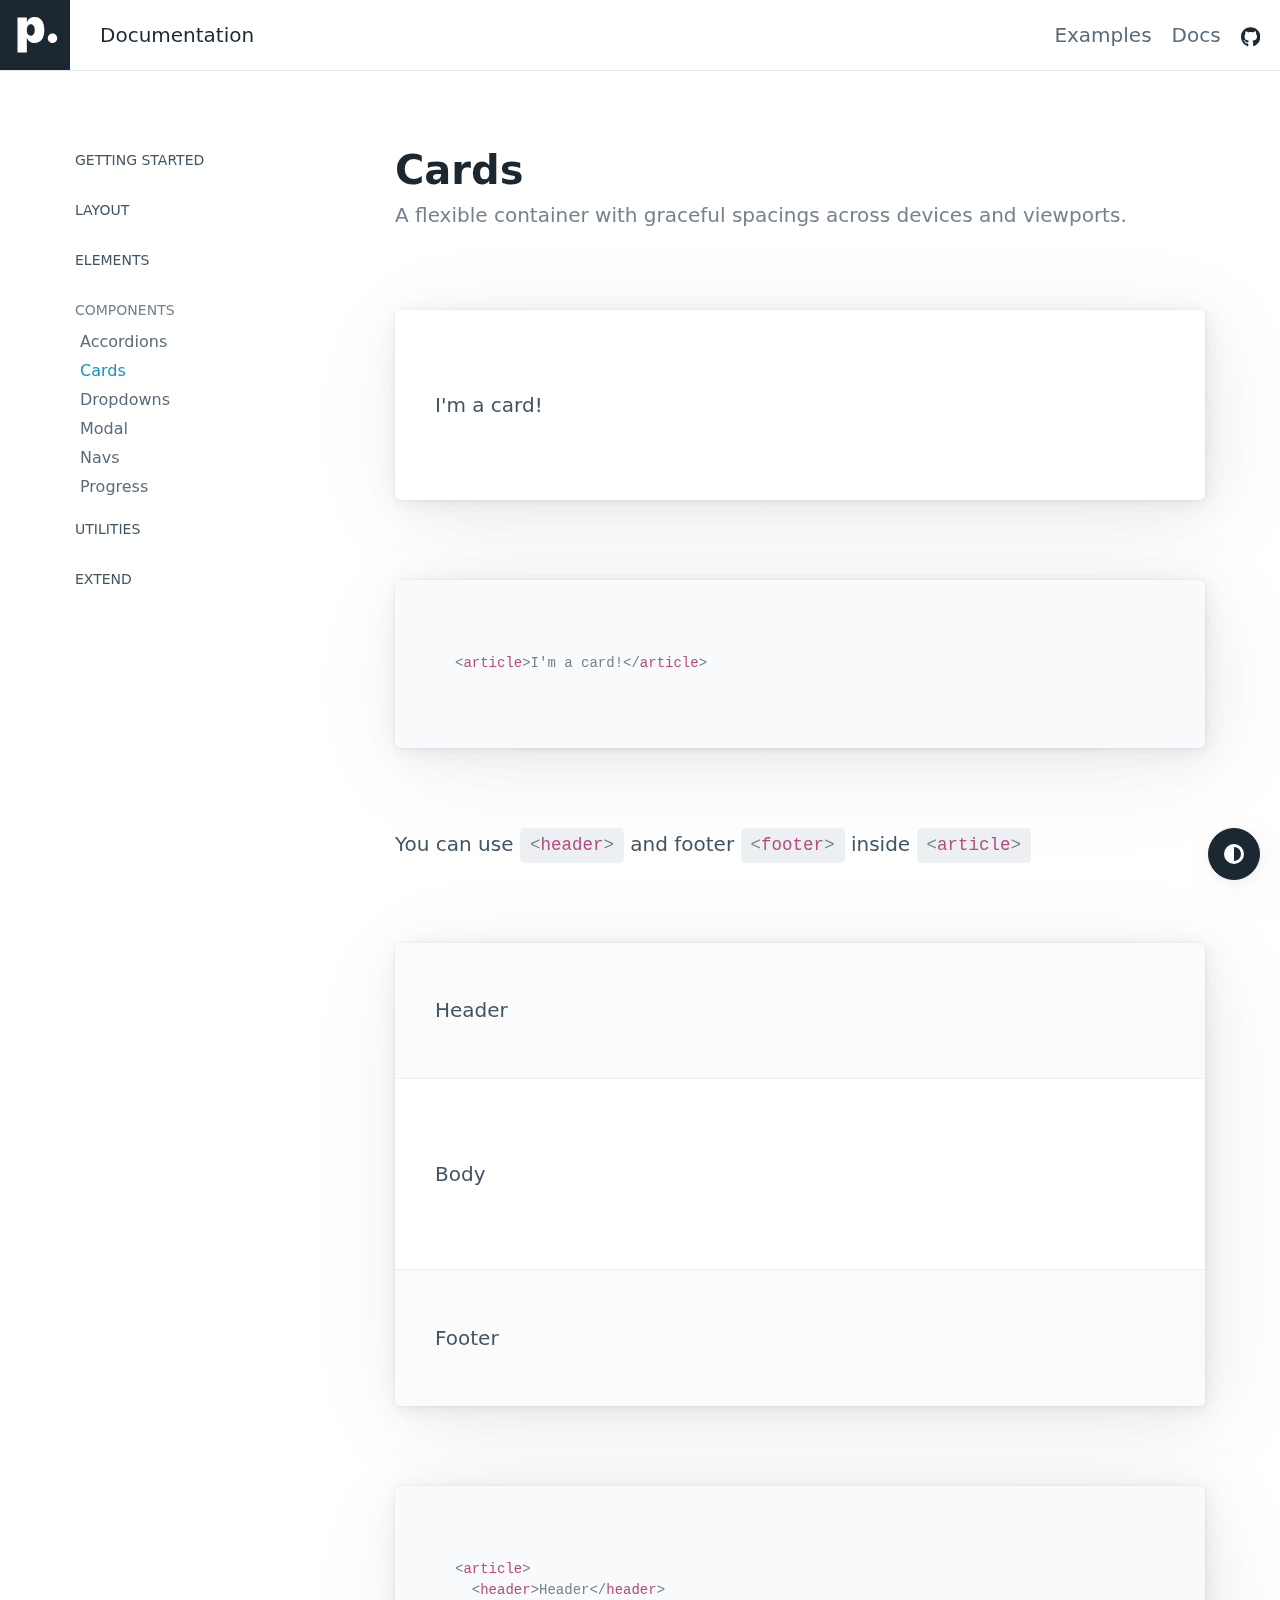
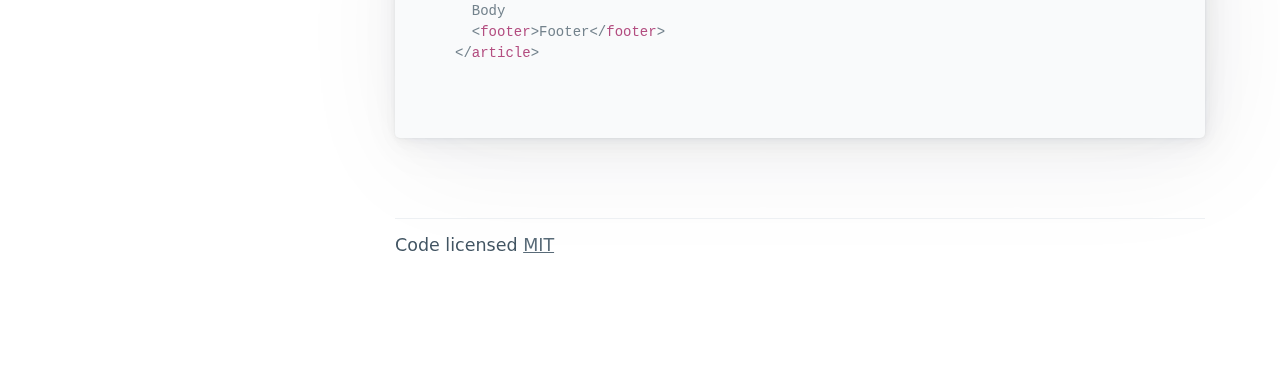
<file: project/static/css/pico-master/docs/cards.html>
<!doctype html><html lang="en"><head><meta charset="utf-8"><meta name="viewport" content="width=device-width,initial-scale=1"><title>Cards • Pico.css</title><meta name="description" content="A flexible container with graceful spacings across devices and viewports."><link rel="shortcut icon" href="https://picocss.com/favicon.ico"><link rel="stylesheet" href="../css/pico.min.css"><link rel="stylesheet" href="css/pico.docs.min.css"><link rel="canonical" href="https://picocss.com/docs/cards.html"></head><body><nav class="container-fluid"><ul><li><a href="https://picocss.com" aria-label="Back home"><svg aria-hidden="true" focusable="false" role="img" xmlns="http://www.w3.org/2000/svg" viewBox="0 0 1000 1000" height="56px"><path fill="currentColor" d="M633.43 429.23c0 118.38-49.76 184.72-138.87 184.72-53 0-92.04-25.37-108.62-67.32h-2.6v203.12H250V249.7h133.67v64.72h2.28c17.24-43.9 55.3-69.92 107-69.92 90.4 0 140.48 66.02 140.48 184.73zm-136.6 0c0-49.76-22.1-81.96-56.9-81.96s-56.9 32.2-57.24 82.28c.33 50.4 22.1 81.63 57.24 81.63 35.12 0 56.9-31.87 56.9-81.95zM682.5 547.5c0-37.32 30.18-67.5 67.5-67.5s67.5 30.18 67.5 67.5S787.32 615 750 615s-67.5-30.18-67.5-67.5z"/></svg></a></li><li>Documentation</li></ul><ul><li><a href="https://picocss.com#examples" class="secondary">Examples</a></li><li><a href="./" class="secondary">Docs</a></li><li><a href="https://github.com/picocss/pico" class="contrast" aria-label="Pico GitHub repository"><svg aria-hidden="true" focusable="false" role="img" xmlns="http://www.w3.org/2000/svg" viewBox="0 0 496 512" height="16px"><path fill="currentColor" d="M165.9 397.4c0 2-2.3 3.6-5.2 3.6-3.3.3-5.6-1.3-5.6-3.6 0-2 2.3-3.6 5.2-3.6 3-.3 5.6 1.3 5.6 3.6zm-31.1-4.5c-.7 2 1.3 4.3 4.3 4.9 2.6 1 5.6 0 6.2-2s-1.3-4.3-4.3-5.2c-2.6-.7-5.5.3-6.2 2.3zm44.2-1.7c-2.9.7-4.9 2.6-4.6 4.9.3 2 2.9 3.3 5.9 2.6 2.9-.7 4.9-2.6 4.6-4.6-.3-1.9-3-3.2-5.9-2.9zM244.8 8C106.1 8 0 113.3 0 252c0 110.9 69.8 205.8 169.5 239.2 12.8 2.3 17.3-5.6 17.3-12.1 0-6.2-.3-40.4-.3-61.4 0 0-70 15-84.7-29.8 0 0-11.4-29.1-27.8-36.6 0 0-22.9-15.7 1.6-15.4 0 0 24.9 2 38.6 25.8 21.9 38.6 58.6 27.5 72.9 20.9 2.3-16 8.8-27.1 16-33.7-55.9-6.2-112.3-14.3-112.3-110.5 0-27.5 7.6-41.3 23.6-58.9-2.6-6.5-11.1-33.3 2.6-67.9 20.9-6.5 69 27 69 27 20-5.6 41.5-8.5 62.8-8.5s42.8 2.9 62.8 8.5c0 0 48.1-33.6 69-27 13.7 34.7 5.2 61.4 2.6 67.9 16 17.7 25.8 31.5 25.8 58.9 0 96.5-58.9 104.2-114.8 110.5 9.2 7.9 17 22.9 17 46.4 0 33.7-.3 75.4-.3 83.6 0 6.5 4.6 14.4 17.3 12.1C428.2 457.8 496 362.9 496 252 496 113.3 383.5 8 244.8 8zM97.2 352.9c-1.3 1-1 3.3.7 5.2 1.6 1.6 3.9 2.3 5.2 1 1.3-1 1-3.3-.7-5.2-1.6-1.6-3.9-2.3-5.2-1zm-10.8-8.1c-.7 1.3.3 2.9 2.3 3.9 1.6 1 3.6.7 4.3-.7.7-1.3-.3-2.9-2.3-3.9-2-.6-3.6-.3-4.3.7zm32.4 35.6c-1.6 1.3-1 4.3 1.3 6.2 2.3 2.3 5.2 2.6 6.5 1 1.3-1.3.7-4.3-1.3-6.2-2.2-2.3-5.2-2.6-6.5-1zm-11.4-14.7c-1.6 1-1.6 3.6 0 5.9 1.6 2.3 4.3 3.3 5.6 2.3 1.6-1.3 1.6-3.9 0-6.2-1.4-2.3-4-3.3-5.6-2z"></path></svg></a></li></ul></nav><main class="container" id="docs"><aside><nav class="closed-on-mobile"><a href="./" class="secondary" id="toggle-docs-navigation"><svg xmlns="http://www.w3.org/2000/svg" class="expand" fill="currentColor" viewBox="0 0 16 16" height="16px"><title>Expand</title><path fill-rule="evenodd" d="M1 8a.5.5 0 0 1 .5-.5h13a.5.5 0 0 1 0 1h-13A.5.5 0 0 1 1 8zM7.646.146a.5.5 0 0 1 .708 0l2 2a.5.5 0 0 1-.708.708L8.5 1.707V5.5a.5.5 0 0 1-1 0V1.707L6.354 2.854a.5.5 0 1 1-.708-.708l2-2zM8 10a.5.5 0 0 1 .5.5v3.793l1.146-1.147a.5.5 0 0 1 .708.708l-2 2a.5.5 0 0 1-.708 0l-2-2a.5.5 0 0 1 .708-.708L7.5 14.293V10.5A.5.5 0 0 1 8 10z"></path></svg> <svg xmlns="http://www.w3.org/2000/svg" class="collapse" fill="currentColor" viewBox="0 0 16 16" height="16px"><title>Collapse</title><path fill-rule="evenodd" d="M1 8a.5.5 0 0 1 .5-.5h13a.5.5 0 0 1 0 1h-13A.5.5 0 0 1 1 8zm7-8a.5.5 0 0 1 .5.5v3.793l1.146-1.147a.5.5 0 0 1 .708.708l-2 2a.5.5 0 0 1-.708 0l-2-2a.5.5 0 1 1 .708-.708L7.5 4.293V.5A.5.5 0 0 1 8 0zm-.5 11.707l-1.146 1.147a.5.5 0 0 1-.708-.708l2-2a.5.5 0 0 1 .708 0l2 2a.5.5 0 0 1-.708.708L8.5 11.707V15.5a.5.5 0 0 1-1 0v-3.793z"></path></svg> Table of contents</a><details><summary>Getting started</summary><ul><li><a href="./" id="start-link" class="secondary">Usage</a></li><li><a href="./themes.html" id="themes-link" class="secondary">Themes</a></li><li><a href="./customization.html" id="customization-link" class="secondary">Customization</a></li><li><a href="./classless.html" id="classless-link" class="secondary">Class-less version</a></li><li><a href="./rtl.html" id="rtl-link" class="secondary">RTL</a></li></ul></details><details><summary>Layout</summary><ul><li><a href="./containers.html" id="containers-link" class="secondary">Containers</a></li><li><a href="./grid.html" id="grid-link" class="secondary">Grid</a></li><li><a href="./scroller.html" id="scroller-link" class="secondary">Horizontal scroller</a></li></ul></details><details><summary>Elements</summary><ul><li><a href="./typography.html" id="typography-link" class="secondary">Typography</a></li><li><a href="./buttons.html" id="buttons-link" class="secondary">Buttons</a></li><li><a href="./forms.html" id="forms-link" class="secondary">Forms</a></li><li><a href="./tables.html" id="tables-link" class="secondary">Tables</a></li></ul></details><details><summary>Components</summary><ul><li><a href="./accordions.html" id="accordions-link" class="secondary">Accordions</a></li><li><a href="./cards.html" id="cards-link" class="secondary">Cards</a></li><li><a href="./dropdowns.html" id="dropdowns-link" class="secondary">Dropdowns</a></li><li><a href="./modal.html" id="modal-link" class="secondary">Modal</a></li><li><a href="./navs.html" id="navs-link" class="secondary">Navs</a></li><li><a href="./progress.html" id="progress-link" class="secondary">Progress</a></li></ul></details><details><summary>Utilities</summary><ul><li><a href="./loading.html" id="loading-link" class="secondary">Loading</a></li><li><a href="./tooltips.html" id="tooltips-link" class="secondary">Tooltips</a></li></ul></details><details><summary>Extend</summary><ul><li><a href="./we-love-classes.html" id="we-love-classes-link" class="secondary">We love .classes</a></li></ul></details></nav><script>const activeLink=document.querySelector("aside a#cards-link"),parentAccordion=activeLink.closest("details");activeLink.setAttribute("aria-current","page"),parentAccordion.setAttribute("open","true")</script></aside><div role="document"><section id="cards"><hgroup><h1>Cards</h1><h2>A flexible container with graceful spacings across devices and viewports.</h2></hgroup><article aria-label="Card example">I'm a card!</article><pre><code>&lt;<b>article</b>&gt;I'm a card!&lt;/<b>article</b>&gt;</code></pre><p>You can use <code>&lt;<b>header</b>&gt;</code> and footer <code>&lt;<b>footer</b>&gt;</code> inside <code>&lt;<b>article</b>&gt;</code></p><article aria-label="Card sectioning example"><header>Header</header>Body<footer>Footer</footer></article><pre><code>&lt;<b>article</b>&gt;
  &lt;<b>header</b>&gt;Header&lt;/<b>header</b>&gt;
  Body
  &lt;<b>footer</b>&gt;Footer&lt;/<b>footer</b>&gt;
&lt;/<b>article</b>&gt;</code></pre></section><footer><hr><p><small>Code licensed <a href="https://github.com/picocss/pico/blob/master/LICENSE.md" class="secondary">MIT</a></small></p></footer></div></main><script src="js/commons.min.js"></script></body></html>
</file>
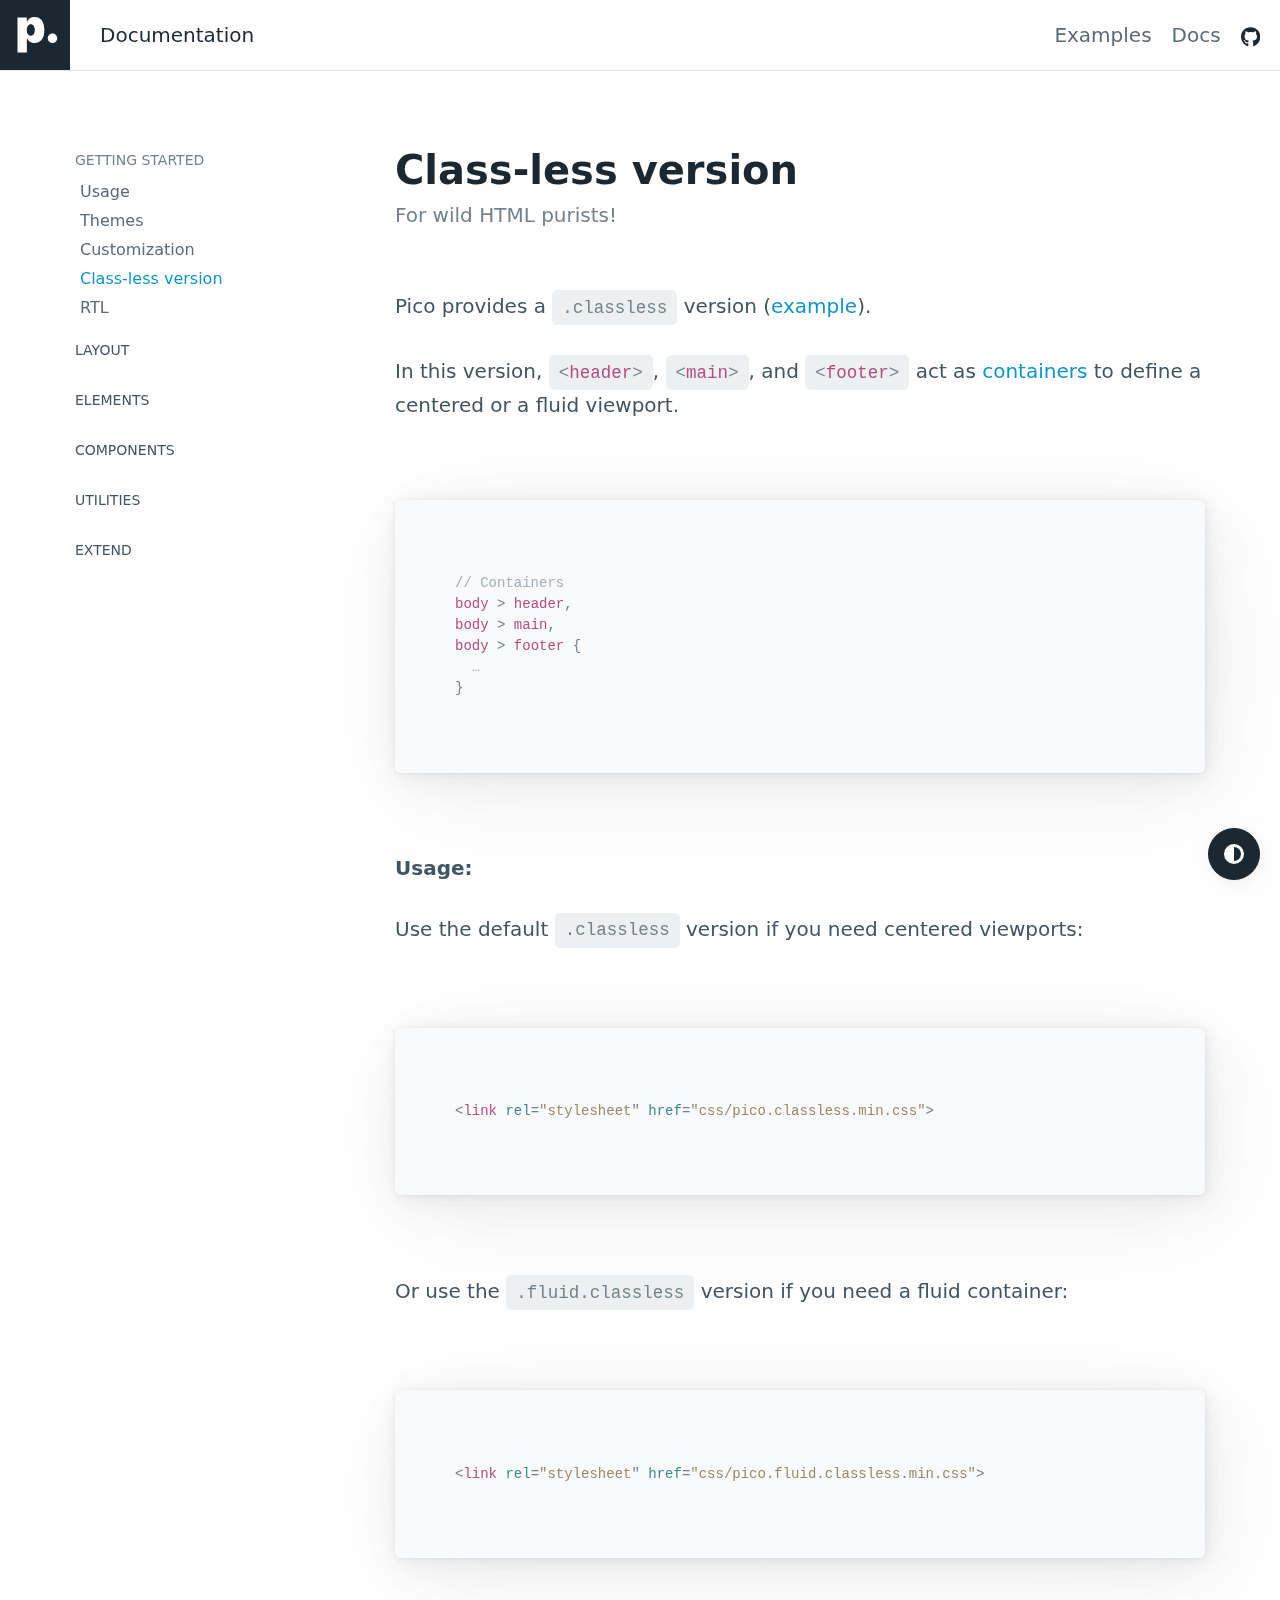
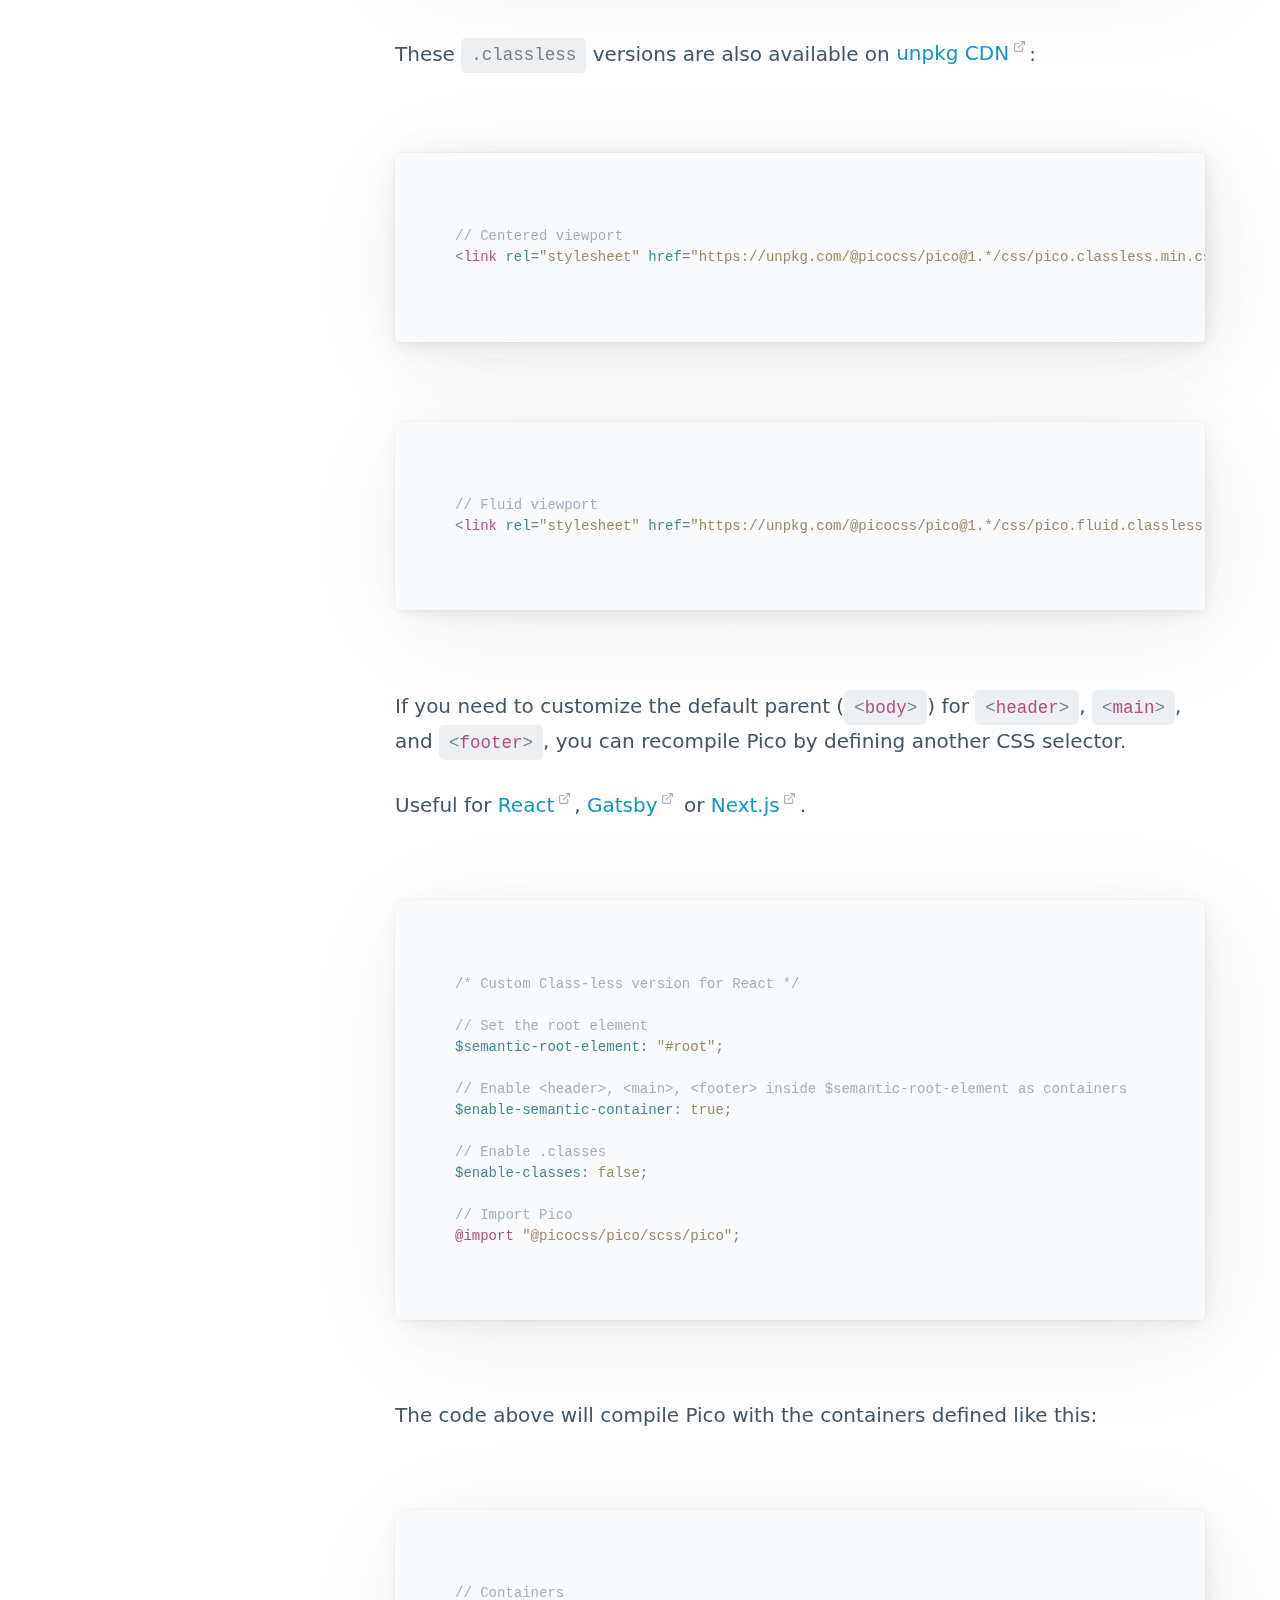
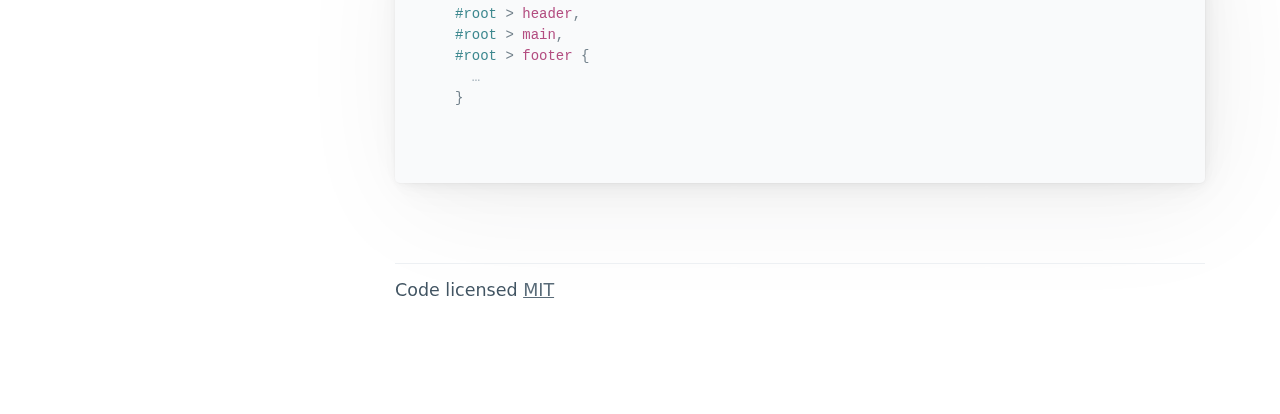
<file: project/static/css/pico-master/docs/classless.html>
<!doctype html><html lang="en"><head><meta charset="utf-8"><meta name="viewport" content="width=device-width,initial-scale=1"><title>Class-less version • Pico.css</title><meta name="description" content="For wild HTML purists, Pico provides a .classless version."><link rel="shortcut icon" href="https://picocss.com/favicon.ico"><link rel="stylesheet" href="../css/pico.min.css"><link rel="stylesheet" href="css/pico.docs.min.css"><link rel="canonical" href="https://picocss.com/docs/classless.html"></head><body><nav class="container-fluid"><ul><li><a href="https://picocss.com" aria-label="Back home"><svg aria-hidden="true" focusable="false" role="img" xmlns="http://www.w3.org/2000/svg" viewBox="0 0 1000 1000" height="56px"><path fill="currentColor" d="M633.43 429.23c0 118.38-49.76 184.72-138.87 184.72-53 0-92.04-25.37-108.62-67.32h-2.6v203.12H250V249.7h133.67v64.72h2.28c17.24-43.9 55.3-69.92 107-69.92 90.4 0 140.48 66.02 140.48 184.73zm-136.6 0c0-49.76-22.1-81.96-56.9-81.96s-56.9 32.2-57.24 82.28c.33 50.4 22.1 81.63 57.24 81.63 35.12 0 56.9-31.87 56.9-81.95zM682.5 547.5c0-37.32 30.18-67.5 67.5-67.5s67.5 30.18 67.5 67.5S787.32 615 750 615s-67.5-30.18-67.5-67.5z"/></svg></a></li><li>Documentation</li></ul><ul><li><a href="https://picocss.com#examples" class="secondary">Examples</a></li><li><a href="./" class="secondary">Docs</a></li><li><a href="https://github.com/picocss/pico" class="contrast" aria-label="Pico GitHub repository"><svg aria-hidden="true" focusable="false" role="img" xmlns="http://www.w3.org/2000/svg" viewBox="0 0 496 512" height="16px"><path fill="currentColor" d="M165.9 397.4c0 2-2.3 3.6-5.2 3.6-3.3.3-5.6-1.3-5.6-3.6 0-2 2.3-3.6 5.2-3.6 3-.3 5.6 1.3 5.6 3.6zm-31.1-4.5c-.7 2 1.3 4.3 4.3 4.9 2.6 1 5.6 0 6.2-2s-1.3-4.3-4.3-5.2c-2.6-.7-5.5.3-6.2 2.3zm44.2-1.7c-2.9.7-4.9 2.6-4.6 4.9.3 2 2.9 3.3 5.9 2.6 2.9-.7 4.9-2.6 4.6-4.6-.3-1.9-3-3.2-5.9-2.9zM244.8 8C106.1 8 0 113.3 0 252c0 110.9 69.8 205.8 169.5 239.2 12.8 2.3 17.3-5.6 17.3-12.1 0-6.2-.3-40.4-.3-61.4 0 0-70 15-84.7-29.8 0 0-11.4-29.1-27.8-36.6 0 0-22.9-15.7 1.6-15.4 0 0 24.9 2 38.6 25.8 21.9 38.6 58.6 27.5 72.9 20.9 2.3-16 8.8-27.1 16-33.7-55.9-6.2-112.3-14.3-112.3-110.5 0-27.5 7.6-41.3 23.6-58.9-2.6-6.5-11.1-33.3 2.6-67.9 20.9-6.5 69 27 69 27 20-5.6 41.5-8.5 62.8-8.5s42.8 2.9 62.8 8.5c0 0 48.1-33.6 69-27 13.7 34.7 5.2 61.4 2.6 67.9 16 17.7 25.8 31.5 25.8 58.9 0 96.5-58.9 104.2-114.8 110.5 9.2 7.9 17 22.9 17 46.4 0 33.7-.3 75.4-.3 83.6 0 6.5 4.6 14.4 17.3 12.1C428.2 457.8 496 362.9 496 252 496 113.3 383.5 8 244.8 8zM97.2 352.9c-1.3 1-1 3.3.7 5.2 1.6 1.6 3.9 2.3 5.2 1 1.3-1 1-3.3-.7-5.2-1.6-1.6-3.9-2.3-5.2-1zm-10.8-8.1c-.7 1.3.3 2.9 2.3 3.9 1.6 1 3.6.7 4.3-.7.7-1.3-.3-2.9-2.3-3.9-2-.6-3.6-.3-4.3.7zm32.4 35.6c-1.6 1.3-1 4.3 1.3 6.2 2.3 2.3 5.2 2.6 6.5 1 1.3-1.3.7-4.3-1.3-6.2-2.2-2.3-5.2-2.6-6.5-1zm-11.4-14.7c-1.6 1-1.6 3.6 0 5.9 1.6 2.3 4.3 3.3 5.6 2.3 1.6-1.3 1.6-3.9 0-6.2-1.4-2.3-4-3.3-5.6-2z"></path></svg></a></li></ul></nav><main class="container" id="docs"><aside><nav class="closed-on-mobile"><a href="./" class="secondary" id="toggle-docs-navigation"><svg xmlns="http://www.w3.org/2000/svg" class="expand" fill="currentColor" viewBox="0 0 16 16" height="16px"><title>Expand</title><path fill-rule="evenodd" d="M1 8a.5.5 0 0 1 .5-.5h13a.5.5 0 0 1 0 1h-13A.5.5 0 0 1 1 8zM7.646.146a.5.5 0 0 1 .708 0l2 2a.5.5 0 0 1-.708.708L8.5 1.707V5.5a.5.5 0 0 1-1 0V1.707L6.354 2.854a.5.5 0 1 1-.708-.708l2-2zM8 10a.5.5 0 0 1 .5.5v3.793l1.146-1.147a.5.5 0 0 1 .708.708l-2 2a.5.5 0 0 1-.708 0l-2-2a.5.5 0 0 1 .708-.708L7.5 14.293V10.5A.5.5 0 0 1 8 10z"></path></svg> <svg xmlns="http://www.w3.org/2000/svg" class="collapse" fill="currentColor" viewBox="0 0 16 16" height="16px"><title>Collapse</title><path fill-rule="evenodd" d="M1 8a.5.5 0 0 1 .5-.5h13a.5.5 0 0 1 0 1h-13A.5.5 0 0 1 1 8zm7-8a.5.5 0 0 1 .5.5v3.793l1.146-1.147a.5.5 0 0 1 .708.708l-2 2a.5.5 0 0 1-.708 0l-2-2a.5.5 0 1 1 .708-.708L7.5 4.293V.5A.5.5 0 0 1 8 0zm-.5 11.707l-1.146 1.147a.5.5 0 0 1-.708-.708l2-2a.5.5 0 0 1 .708 0l2 2a.5.5 0 0 1-.708.708L8.5 11.707V15.5a.5.5 0 0 1-1 0v-3.793z"></path></svg> Table of contents</a><details><summary>Getting started</summary><ul><li><a href="./" id="start-link" class="secondary">Usage</a></li><li><a href="./themes.html" id="themes-link" class="secondary">Themes</a></li><li><a href="./customization.html" id="customization-link" class="secondary">Customization</a></li><li><a href="./classless.html" id="classless-link" class="secondary">Class-less version</a></li><li><a href="./rtl.html" id="rtl-link" class="secondary">RTL</a></li></ul></details><details><summary>Layout</summary><ul><li><a href="./containers.html" id="containers-link" class="secondary">Containers</a></li><li><a href="./grid.html" id="grid-link" class="secondary">Grid</a></li><li><a href="./scroller.html" id="scroller-link" class="secondary">Horizontal scroller</a></li></ul></details><details><summary>Elements</summary><ul><li><a href="./typography.html" id="typography-link" class="secondary">Typography</a></li><li><a href="./buttons.html" id="buttons-link" class="secondary">Buttons</a></li><li><a href="./forms.html" id="forms-link" class="secondary">Forms</a></li><li><a href="./tables.html" id="tables-link" class="secondary">Tables</a></li></ul></details><details><summary>Components</summary><ul><li><a href="./accordions.html" id="accordions-link" class="secondary">Accordions</a></li><li><a href="./cards.html" id="cards-link" class="secondary">Cards</a></li><li><a href="./dropdowns.html" id="dropdowns-link" class="secondary">Dropdowns</a></li><li><a href="./modal.html" id="modal-link" class="secondary">Modal</a></li><li><a href="./navs.html" id="navs-link" class="secondary">Navs</a></li><li><a href="./progress.html" id="progress-link" class="secondary">Progress</a></li></ul></details><details><summary>Utilities</summary><ul><li><a href="./loading.html" id="loading-link" class="secondary">Loading</a></li><li><a href="./tooltips.html" id="tooltips-link" class="secondary">Tooltips</a></li></ul></details><details><summary>Extend</summary><ul><li><a href="./we-love-classes.html" id="we-love-classes-link" class="secondary">We love .classes</a></li></ul></details></nav><script>const activeLink=document.querySelector("aside a#classless-link"),parentAccordion=activeLink.closest("details");activeLink.setAttribute("aria-current","page"),parentAccordion.setAttribute("open","true")</script></aside><div role="document"><section id="classless"><hgroup><h1>Class-less version</h1><h2>For wild HTML purists!</h2></hgroup><p>Pico provides a <code>.classless</code> version (<a href="https://picocss.com/examples/classless/">example</a>).</p><p>In this version, <code>&lt;<b>header</b>&gt;</code>, <code>&lt;<b>main</b>&gt;</code>, and <code>&lt;<b>footer</b>&gt;</code> act as <a href="./containers.html">containers</a> to define a centered or a fluid viewport.</p><pre><code><em>// Containers</em>
<b>body</b> > <b>header</b>,
<b>body</b> > <b>main</b>,
<b>body</b> > <b>footer</b> {
  <em>…</em>
}
</code></pre><p><strong>Usage:</strong></p><p>Use the default <code>.classless</code> version if you need centered viewports:</p><pre><code>&lt;<b>link</b> <i>rel</i>=<u>"stylesheet</u>" <i>href</i>=<u>"css/pico.classless.min.css"</u>&gt;</code></pre><p>Or use the <code>.fluid.classless</code> version if you need a fluid container:</p><pre><code>&lt;<b>link</b> <i>rel</i>=<u>"stylesheet</u>" <i>href</i>=<u>"css/pico.fluid.classless.min.css"</u>&gt;</code></pre><p>These <code>.classless</code> versions are also available on <a href="https://unpkg.com/@picocss/pico@1.*/">unpkg CDN</a>:</p><pre><code><em>// Centered viewport</em>
&lt;<b>link</b> <i>rel</i>=<u>"stylesheet"</u> <i>href</i>=<u>"https://unpkg.com/@picocss/pico@1.*/css/pico.classless.min.css"</u>&gt;
</code></pre><pre><code><em>// Fluid viewport</em>
&lt;<b>link</b> <i>rel</i>=<u>"stylesheet"</u> <i>href</i>=<u>"https://unpkg.com/@picocss/pico@1.*/css/pico.fluid.classless.min.css"</u>&gt;
</code></pre><p>If you need to customize the default parent (<code>&lt;<b>body</b>&gt;</code>) for <code>&lt;<b>header</b>&gt;</code>, <code>&lt;<b>main</b>&gt;</code>, and <code>&lt;<b>footer</b>&gt;</code>, you can recompile Pico by defining another CSS selector.</p><p>Useful for <a href="https://reactjs.org/">React</a>, <a href="https://www.gatsbyjs.com/">Gatsby</a> or <a href="https://nextjs.org/">Next.js</a>.</p><pre><code><em>/* Custom Class-less version for React */</em>

<em>// Set the root element</em>
<i>$semantic-root-element</i>: <u>"#root"</u>;

<em>// Enable &lt;header&gt;, &lt;main&gt;, &lt;footer&gt; inside $semantic-root-element as containers</em>
<i>$enable-semantic-container</i>: <u>true</u>;

<em>// Enable .classes</em>
<i>$enable-classes</i>: <u>false</u>;

<em>// Import Pico</em>
<b>@import</b> <u>"@picocss/pico/scss/pico"</u>;</code></pre><p>The code above will compile Pico with the containers defined like this:</p><pre><code><em>// Containers</em>
<i>#root</i> > <b>header</b>,
<i>#root</i> > <b>main</b>,
<i>#root</i> > <b>footer</b> {
  <em>…</em>
}
</code></pre></section><footer><hr><p><small>Code licensed <a href="https://github.com/picocss/pico/blob/master/LICENSE.md" class="secondary">MIT</a></small></p></footer></div></main><script src="js/commons.min.js"></script></body></html>
</file>
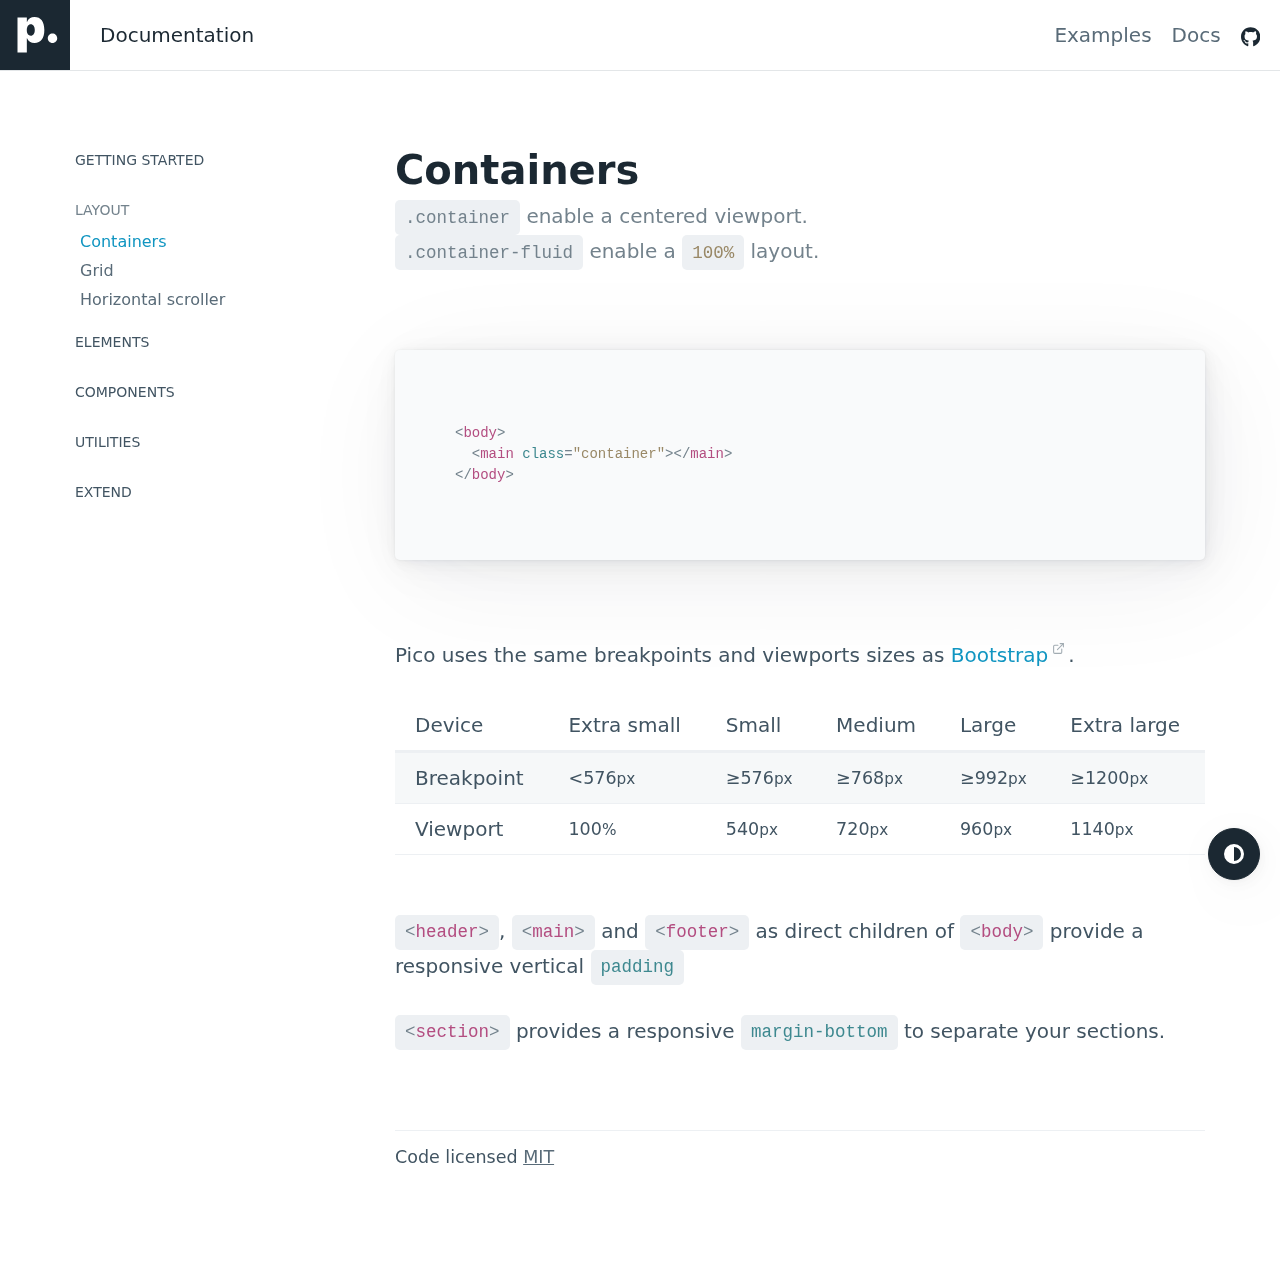
<file: project/static/css/pico-master/docs/containers.html>
<!doctype html><html lang="en"><head><meta charset="utf-8"><meta name="viewport" content="width=device-width,initial-scale=1"><title>Containers • Pico.css</title><meta name="description" content=".container enable a centered viewport, .container-fluid enable a 100% layout."><link rel="shortcut icon" href="https://picocss.com/favicon.ico"><link rel="stylesheet" href="../css/pico.min.css"><link rel="stylesheet" href="css/pico.docs.min.css"><link rel="canonical" href="https://picocss.com/docs/containers.html"></head><body><nav class="container-fluid"><ul><li><a href="https://picocss.com" aria-label="Back home"><svg aria-hidden="true" focusable="false" role="img" xmlns="http://www.w3.org/2000/svg" viewBox="0 0 1000 1000" height="56px"><path fill="currentColor" d="M633.43 429.23c0 118.38-49.76 184.72-138.87 184.72-53 0-92.04-25.37-108.62-67.32h-2.6v203.12H250V249.7h133.67v64.72h2.28c17.24-43.9 55.3-69.92 107-69.92 90.4 0 140.48 66.02 140.48 184.73zm-136.6 0c0-49.76-22.1-81.96-56.9-81.96s-56.9 32.2-57.24 82.28c.33 50.4 22.1 81.63 57.24 81.63 35.12 0 56.9-31.87 56.9-81.95zM682.5 547.5c0-37.32 30.18-67.5 67.5-67.5s67.5 30.18 67.5 67.5S787.32 615 750 615s-67.5-30.18-67.5-67.5z"/></svg></a></li><li>Documentation</li></ul><ul><li><a href="https://picocss.com#examples" class="secondary">Examples</a></li><li><a href="./" class="secondary">Docs</a></li><li><a href="https://github.com/picocss/pico" class="contrast" aria-label="Pico GitHub repository"><svg aria-hidden="true" focusable="false" role="img" xmlns="http://www.w3.org/2000/svg" viewBox="0 0 496 512" height="16px"><path fill="currentColor" d="M165.9 397.4c0 2-2.3 3.6-5.2 3.6-3.3.3-5.6-1.3-5.6-3.6 0-2 2.3-3.6 5.2-3.6 3-.3 5.6 1.3 5.6 3.6zm-31.1-4.5c-.7 2 1.3 4.3 4.3 4.9 2.6 1 5.6 0 6.2-2s-1.3-4.3-4.3-5.2c-2.6-.7-5.5.3-6.2 2.3zm44.2-1.7c-2.9.7-4.9 2.6-4.6 4.9.3 2 2.9 3.3 5.9 2.6 2.9-.7 4.9-2.6 4.6-4.6-.3-1.9-3-3.2-5.9-2.9zM244.8 8C106.1 8 0 113.3 0 252c0 110.9 69.8 205.8 169.5 239.2 12.8 2.3 17.3-5.6 17.3-12.1 0-6.2-.3-40.4-.3-61.4 0 0-70 15-84.7-29.8 0 0-11.4-29.1-27.8-36.6 0 0-22.9-15.7 1.6-15.4 0 0 24.9 2 38.6 25.8 21.9 38.6 58.6 27.5 72.9 20.9 2.3-16 8.8-27.1 16-33.7-55.9-6.2-112.3-14.3-112.3-110.5 0-27.5 7.6-41.3 23.6-58.9-2.6-6.5-11.1-33.3 2.6-67.9 20.9-6.5 69 27 69 27 20-5.6 41.5-8.5 62.8-8.5s42.8 2.9 62.8 8.5c0 0 48.1-33.6 69-27 13.7 34.7 5.2 61.4 2.6 67.9 16 17.7 25.8 31.5 25.8 58.9 0 96.5-58.9 104.2-114.8 110.5 9.2 7.9 17 22.9 17 46.4 0 33.7-.3 75.4-.3 83.6 0 6.5 4.6 14.4 17.3 12.1C428.2 457.8 496 362.9 496 252 496 113.3 383.5 8 244.8 8zM97.2 352.9c-1.3 1-1 3.3.7 5.2 1.6 1.6 3.9 2.3 5.2 1 1.3-1 1-3.3-.7-5.2-1.6-1.6-3.9-2.3-5.2-1zm-10.8-8.1c-.7 1.3.3 2.9 2.3 3.9 1.6 1 3.6.7 4.3-.7.7-1.3-.3-2.9-2.3-3.9-2-.6-3.6-.3-4.3.7zm32.4 35.6c-1.6 1.3-1 4.3 1.3 6.2 2.3 2.3 5.2 2.6 6.5 1 1.3-1.3.7-4.3-1.3-6.2-2.2-2.3-5.2-2.6-6.5-1zm-11.4-14.7c-1.6 1-1.6 3.6 0 5.9 1.6 2.3 4.3 3.3 5.6 2.3 1.6-1.3 1.6-3.9 0-6.2-1.4-2.3-4-3.3-5.6-2z"></path></svg></a></li></ul></nav><main class="container" id="docs"><aside><nav class="closed-on-mobile"><a href="./" class="secondary" id="toggle-docs-navigation"><svg xmlns="http://www.w3.org/2000/svg" class="expand" fill="currentColor" viewBox="0 0 16 16" height="16px"><title>Expand</title><path fill-rule="evenodd" d="M1 8a.5.5 0 0 1 .5-.5h13a.5.5 0 0 1 0 1h-13A.5.5 0 0 1 1 8zM7.646.146a.5.5 0 0 1 .708 0l2 2a.5.5 0 0 1-.708.708L8.5 1.707V5.5a.5.5 0 0 1-1 0V1.707L6.354 2.854a.5.5 0 1 1-.708-.708l2-2zM8 10a.5.5 0 0 1 .5.5v3.793l1.146-1.147a.5.5 0 0 1 .708.708l-2 2a.5.5 0 0 1-.708 0l-2-2a.5.5 0 0 1 .708-.708L7.5 14.293V10.5A.5.5 0 0 1 8 10z"></path></svg> <svg xmlns="http://www.w3.org/2000/svg" class="collapse" fill="currentColor" viewBox="0 0 16 16" height="16px"><title>Collapse</title><path fill-rule="evenodd" d="M1 8a.5.5 0 0 1 .5-.5h13a.5.5 0 0 1 0 1h-13A.5.5 0 0 1 1 8zm7-8a.5.5 0 0 1 .5.5v3.793l1.146-1.147a.5.5 0 0 1 .708.708l-2 2a.5.5 0 0 1-.708 0l-2-2a.5.5 0 1 1 .708-.708L7.5 4.293V.5A.5.5 0 0 1 8 0zm-.5 11.707l-1.146 1.147a.5.5 0 0 1-.708-.708l2-2a.5.5 0 0 1 .708 0l2 2a.5.5 0 0 1-.708.708L8.5 11.707V15.5a.5.5 0 0 1-1 0v-3.793z"></path></svg> Table of contents</a><details><summary>Getting started</summary><ul><li><a href="./" id="start-link" class="secondary">Usage</a></li><li><a href="./themes.html" id="themes-link" class="secondary">Themes</a></li><li><a href="./customization.html" id="customization-link" class="secondary">Customization</a></li><li><a href="./classless.html" id="classless-link" class="secondary">Class-less version</a></li><li><a href="./rtl.html" id="rtl-link" class="secondary">RTL</a></li></ul></details><details><summary>Layout</summary><ul><li><a href="./containers.html" id="containers-link" class="secondary">Containers</a></li><li><a href="./grid.html" id="grid-link" class="secondary">Grid</a></li><li><a href="./scroller.html" id="scroller-link" class="secondary">Horizontal scroller</a></li></ul></details><details><summary>Elements</summary><ul><li><a href="./typography.html" id="typography-link" class="secondary">Typography</a></li><li><a href="./buttons.html" id="buttons-link" class="secondary">Buttons</a></li><li><a href="./forms.html" id="forms-link" class="secondary">Forms</a></li><li><a href="./tables.html" id="tables-link" class="secondary">Tables</a></li></ul></details><details><summary>Components</summary><ul><li><a href="./accordions.html" id="accordions-link" class="secondary">Accordions</a></li><li><a href="./cards.html" id="cards-link" class="secondary">Cards</a></li><li><a href="./dropdowns.html" id="dropdowns-link" class="secondary">Dropdowns</a></li><li><a href="./modal.html" id="modal-link" class="secondary">Modal</a></li><li><a href="./navs.html" id="navs-link" class="secondary">Navs</a></li><li><a href="./progress.html" id="progress-link" class="secondary">Progress</a></li></ul></details><details><summary>Utilities</summary><ul><li><a href="./loading.html" id="loading-link" class="secondary">Loading</a></li><li><a href="./tooltips.html" id="tooltips-link" class="secondary">Tooltips</a></li></ul></details><details><summary>Extend</summary><ul><li><a href="./we-love-classes.html" id="we-love-classes-link" class="secondary">We love .classes</a></li></ul></details></nav><script>const activeLink=document.querySelector("aside a#containers-link"),parentAccordion=activeLink.closest("details");activeLink.setAttribute("aria-current","page"),parentAccordion.setAttribute("open","true")</script></aside><div role="document"><section id="containers"><hgroup><h1>Containers</h1><h2><code>.container</code> enable a centered viewport.<br><code>.container-fluid</code> enable a <code><u>100%</u></code> layout.</h2></hgroup><pre><code>&lt;<b>body</b>&gt;
  &lt;<b>main</b> <i>class</i>=<u>"container"</u>&gt;&lt;/<b>main</b>&gt;
&lt;/<b>body</b>&gt;</code></pre><p>Pico uses the same breakpoints and viewports sizes as <a href="https://getbootstrap.com/docs/5.1/layout/breakpoints/#available-breakpoints">Bootstrap</a>.</p><figure><table role="grid"><thead><tr><th>Device</th><th>Extra&nbsp;small</th><th>Small</th><th>Medium</th><th>Large</th><th>Extra&nbsp;large</th></tr></thead><tbody><tr><th>Breakpoint</th><td>&lt;576<small>px</small></td><td>≥576<small>px</small></td><td>≥768<small>px</small></td><td>≥992<small>px</small></td><td>≥1200<small>px</small></td></tr><tr><th>Viewport</th><td>100<small>%</small></td><td>540<small>px</small></td><td>720<small>px</small></td><td>960<small>px</small></td><td>1140<small>px</small></td></tr></tbody></table></figure><p><code>&lt;<b>header</b>&gt;</code>, <code>&lt;<b>main</b>&gt;</code> and <code>&lt;<b>footer</b>&gt;</code> as direct children of <code>&lt;<b>body</b>&gt;</code> provide a responsive vertical <code><i>padding</i></code></p><p><code>&lt;<b>section</b>&gt;</code> provides a responsive <code><i>margin-bottom</i></code> to separate your sections.</p></section><footer><hr><p><small>Code licensed <a href="https://github.com/picocss/pico/blob/master/LICENSE.md" class="secondary">MIT</a></small></p></footer></div></main><script src="js/commons.min.js"></script></body></html>
</file>
<file: project/static/css/pico-master/css/pico.min.css>
@charset "UTF-8";/*!
 * Pico.css v1.5.7 (https://picocss.com)
 * Copyright 2019-2023 - Licensed under MIT
 */:root{--font-family:system-ui,-apple-system,"Segoe UI","Roboto","Ubuntu","Cantarell","Noto Sans",sans-serif,"Apple Color Emoji","Segoe UI Emoji","Segoe UI Symbol","Noto Color Emoji";--line-height:1.5;--font-weight:400;--font-size:16px;--border-radius:0.25rem;--border-width:1px;--outline-width:3px;--spacing:1rem;--typography-spacing-vertical:1.5rem;--block-spacing-vertical:calc(var(--spacing) * 2);--block-spacing-horizontal:var(--spacing);--grid-spacing-vertical:0;--grid-spacing-horizontal:var(--spacing);--form-element-spacing-vertical:0.75rem;--form-element-spacing-horizontal:1rem;--nav-element-spacing-vertical:1rem;--nav-element-spacing-horizontal:0.5rem;--nav-link-spacing-vertical:0.5rem;--nav-link-spacing-horizontal:0.5rem;--form-label-font-weight:var(--font-weight);--transition:0.2s ease-in-out;--modal-overlay-backdrop-filter:blur(0.25rem)}@media (min-width:576px){:root{--font-size:17px}}@media (min-width:768px){:root{--font-size:18px}}@media (min-width:992px){:root{--font-size:19px}}@media (min-width:1200px){:root{--font-size:20px}}@media (min-width:576px){body>footer,body>header,body>main,section{--block-spacing-vertical:calc(var(--spacing) * 2.5)}}@media (min-width:768px){body>footer,body>header,body>main,section{--block-spacing-vertical:calc(var(--spacing) * 3)}}@media (min-width:992px){body>footer,body>header,body>main,section{--block-spacing-vertical:calc(var(--spacing) * 3.5)}}@media (min-width:1200px){body>footer,body>header,body>main,section{--block-spacing-vertical:calc(var(--spacing) * 4)}}@media (min-width:576px){article{--block-spacing-horizontal:calc(var(--spacing) * 1.25)}}@media (min-width:768px){article{--block-spacing-horizontal:calc(var(--spacing) * 1.5)}}@media (min-width:992px){article{--block-spacing-horizontal:calc(var(--spacing) * 1.75)}}@media (min-width:1200px){article{--block-spacing-horizontal:calc(var(--spacing) * 2)}}dialog>article{--block-spacing-vertical:calc(var(--spacing) * 2);--block-spacing-horizontal:var(--spacing)}@media (min-width:576px){dialog>article{--block-spacing-vertical:calc(var(--spacing) * 2.5);--block-spacing-horizontal:calc(var(--spacing) * 1.25)}}@media (min-width:768px){dialog>article{--block-spacing-vertical:calc(var(--spacing) * 3);--block-spacing-horizontal:calc(var(--spacing) * 1.5)}}a{--text-decoration:none}a.contrast,a.secondary{--text-decoration:underline}small{--font-size:0.875em}h1,h2,h3,h4,h5,h6{--font-weight:700}h1{--font-size:2rem;--typography-spacing-vertical:3rem}h2{--font-size:1.75rem;--typography-spacing-vertical:2.625rem}h3{--font-size:1.5rem;--typography-spacing-vertical:2.25rem}h4{--font-size:1.25rem;--typography-spacing-vertical:1.874rem}h5{--font-size:1.125rem;--typography-spacing-vertical:1.6875rem}[type=checkbox],[type=radio]{--border-width:2px}[type=checkbox][role=switch]{--border-width:3px}tfoot td,tfoot th,thead td,thead th{--border-width:3px}:not(thead,tfoot)>*>td{--font-size:0.875em}code,kbd,pre,samp{--font-family:"Menlo","Consolas","Roboto Mono","Ubuntu Monospace","Noto Mono","Oxygen Mono","Liberation Mono",monospace,"Apple Color Emoji","Segoe UI Emoji","Segoe UI Symbol","Noto Color Emoji"}kbd{--font-weight:bolder}:root:not([data-theme=dark]),[data-theme=light]{--background-color:#fff;--color:hsl(205deg, 20%, 32%);--h1-color:hsl(205deg, 30%, 15%);--h2-color:#24333e;--h3-color:hsl(205deg, 25%, 23%);--h4-color:#374956;--h5-color:hsl(205deg, 20%, 32%);--h6-color:#4d606d;--muted-color:hsl(205deg, 10%, 50%);--muted-border-color:hsl(205deg, 20%, 94%);--primary:hsl(195deg, 85%, 41%);--primary-hover:hsl(195deg, 90%, 32%);--primary-focus:rgba(16, 149, 193, 0.125);--primary-inverse:#fff;--secondary:hsl(205deg, 15%, 41%);--secondary-hover:hsl(205deg, 20%, 32%);--secondary-focus:rgba(89, 107, 120, 0.125);--secondary-inverse:#fff;--contrast:hsl(205deg, 30%, 15%);--contrast-hover:#000;--contrast-focus:rgba(89, 107, 120, 0.125);--contrast-inverse:#fff;--mark-background-color:#fff2ca;--mark-color:#543a26;--ins-color:#388e3c;--del-color:#c62828;--blockquote-border-color:var(--muted-border-color);--blockquote-footer-color:var(--muted-color);--button-box-shadow:0 0 0 rgba(0, 0, 0, 0);--button-hover-box-shadow:0 0 0 rgba(0, 0, 0, 0);--form-element-background-color:transparent;--form-element-border-color:hsl(205deg, 14%, 68%);--form-element-color:var(--color);--form-element-placeholder-color:var(--muted-color);--form-element-active-background-color:transparent;--form-element-active-border-color:var(--primary);--form-element-focus-color:var(--primary-focus);--form-element-disabled-background-color:hsl(205deg, 18%, 86%);--form-element-disabled-border-color:hsl(205deg, 14%, 68%);--form-element-disabled-opacity:0.5;--form-element-invalid-border-color:#c62828;--form-element-invalid-active-border-color:#d32f2f;--form-element-invalid-focus-color:rgba(211, 47, 47, 0.125);--form-element-valid-border-color:#388e3c;--form-element-valid-active-border-color:#43a047;--form-element-valid-focus-color:rgba(67, 160, 71, 0.125);--switch-background-color:hsl(205deg, 16%, 77%);--switch-color:var(--primary-inverse);--switch-checked-background-color:var(--primary);--range-border-color:hsl(205deg, 18%, 86%);--range-active-border-color:hsl(205deg, 16%, 77%);--range-thumb-border-color:var(--background-color);--range-thumb-color:var(--secondary);--range-thumb-hover-color:var(--secondary-hover);--range-thumb-active-color:var(--primary);--table-border-color:var(--muted-border-color);--table-row-stripped-background-color:#f6f8f9;--code-background-color:hsl(205deg, 20%, 94%);--code-color:var(--muted-color);--code-kbd-background-color:var(--contrast);--code-kbd-color:var(--contrast-inverse);--code-tag-color:hsl(330deg, 40%, 50%);--code-property-color:hsl(185deg, 40%, 40%);--code-value-color:hsl(40deg, 20%, 50%);--code-comment-color:hsl(205deg, 14%, 68%);--accordion-border-color:var(--muted-border-color);--accordion-close-summary-color:var(--color);--accordion-open-summary-color:var(--muted-color);--card-background-color:var(--background-color);--card-border-color:var(--muted-border-color);--card-box-shadow:0.0145rem 0.029rem 0.174rem rgba(27, 40, 50, 0.01698),0.0335rem 0.067rem 0.402rem rgba(27, 40, 50, 0.024),0.0625rem 0.125rem 0.75rem rgba(27, 40, 50, 0.03),0.1125rem 0.225rem 1.35rem rgba(27, 40, 50, 0.036),0.2085rem 0.417rem 2.502rem rgba(27, 40, 50, 0.04302),0.5rem 1rem 6rem rgba(27, 40, 50, 0.06),0 0 0 0.0625rem rgba(27, 40, 50, 0.015);--card-sectionning-background-color:#fbfbfc;--dropdown-background-color:#fbfbfc;--dropdown-border-color:#e1e6eb;--dropdown-box-shadow:var(--card-box-shadow);--dropdown-color:var(--color);--dropdown-hover-background-color:hsl(205deg, 20%, 94%);--modal-overlay-background-color:rgba(213, 220, 226, 0.7);--progress-background-color:hsl(205deg, 18%, 86%);--progress-color:var(--primary);--loading-spinner-opacity:0.5;--tooltip-background-color:var(--contrast);--tooltip-color:var(--contrast-inverse);--icon-checkbox:url("data:image/svg+xml,%3Csvg xmlns='http://www.w3.org/2000/svg' width='24' height='24' viewBox='0 0 24 24' fill='none' stroke='rgb(255, 255, 255)' stroke-width='4' stroke-linecap='round' stroke-linejoin='round'%3E%3Cpolyline points='20 6 9 17 4 12'%3E%3C/polyline%3E%3C/svg%3E");--icon-chevron:url("data:image/svg+xml,%3Csvg xmlns='http://www.w3.org/2000/svg' width='24' height='24' viewBox='0 0 24 24' fill='none' stroke='rgb(65, 84, 98)' stroke-width='2' stroke-linecap='round' stroke-linejoin='round'%3E%3Cpolyline points='6 9 12 15 18 9'%3E%3C/polyline%3E%3C/svg%3E");--icon-chevron-button:url("data:image/svg+xml,%3Csvg xmlns='http://www.w3.org/2000/svg' width='24' height='24' viewBox='0 0 24 24' fill='none' stroke='rgb(255, 255, 255)' stroke-width='2' stroke-linecap='round' stroke-linejoin='round'%3E%3Cpolyline points='6 9 12 15 18 9'%3E%3C/polyline%3E%3C/svg%3E");--icon-chevron-button-inverse:url("data:image/svg+xml,%3Csvg xmlns='http://www.w3.org/2000/svg' width='24' height='24' viewBox='0 0 24 24' fill='none' stroke='rgb(255, 255, 255)' stroke-width='2' stroke-linecap='round' stroke-linejoin='round'%3E%3Cpolyline points='6 9 12 15 18 9'%3E%3C/polyline%3E%3C/svg%3E");--icon-close:url("data:image/svg+xml,%3Csvg xmlns='http://www.w3.org/2000/svg' width='24' height='24' viewBox='0 0 24 24' fill='none' stroke='rgb(115, 130, 140)' stroke-width='4' stroke-linecap='round' stroke-linejoin='round'%3E%3Cline x1='18' y1='6' x2='6' y2='18'%3E%3C/line%3E%3Cline x1='6' y1='6' x2='18' y2='18'%3E%3C/line%3E%3C/svg%3E");--icon-date:url("data:image/svg+xml,%3Csvg xmlns='http://www.w3.org/2000/svg' width='24' height='24' viewBox='0 0 24 24' fill='none' stroke='rgb(65, 84, 98)' stroke-width='2' stroke-linecap='round' stroke-linejoin='round'%3E%3Crect x='3' y='4' width='18' height='18' rx='2' ry='2'%3E%3C/rect%3E%3Cline x1='16' y1='2' x2='16' y2='6'%3E%3C/line%3E%3Cline x1='8' y1='2' x2='8' y2='6'%3E%3C/line%3E%3Cline x1='3' y1='10' x2='21' y2='10'%3E%3C/line%3E%3C/svg%3E");--icon-invalid:url("data:image/svg+xml,%3Csvg xmlns='http://www.w3.org/2000/svg' width='24' height='24' viewBox='0 0 24 24' fill='none' stroke='rgb(198, 40, 40)' stroke-width='2' stroke-linecap='round' stroke-linejoin='round'%3E%3Ccircle cx='12' cy='12' r='10'%3E%3C/circle%3E%3Cline x1='12' y1='8' x2='12' y2='12'%3E%3C/line%3E%3Cline x1='12' y1='16' x2='12.01' y2='16'%3E%3C/line%3E%3C/svg%3E");--icon-minus:url("data:image/svg+xml,%3Csvg xmlns='http://www.w3.org/2000/svg' width='24' height='24' viewBox='0 0 24 24' fill='none' stroke='rgb(255, 255, 255)' stroke-width='4' stroke-linecap='round' stroke-linejoin='round'%3E%3Cline x1='5' y1='12' x2='19' y2='12'%3E%3C/line%3E%3C/svg%3E");--icon-search:url("data:image/svg+xml,%3Csvg xmlns='http://www.w3.org/2000/svg' width='24' height='24' viewBox='0 0 24 24' fill='none' stroke='rgb(65, 84, 98)' stroke-width='2' stroke-linecap='round' stroke-linejoin='round'%3E%3Ccircle cx='11' cy='11' r='8'%3E%3C/circle%3E%3Cline x1='21' y1='21' x2='16.65' y2='16.65'%3E%3C/line%3E%3C/svg%3E");--icon-time:url("data:image/svg+xml,%3Csvg xmlns='http://www.w3.org/2000/svg' width='24' height='24' viewBox='0 0 24 24' fill='none' stroke='rgb(65, 84, 98)' stroke-width='2' stroke-linecap='round' stroke-linejoin='round'%3E%3Ccircle cx='12' cy='12' r='10'%3E%3C/circle%3E%3Cpolyline points='12 6 12 12 16 14'%3E%3C/polyline%3E%3C/svg%3E");--icon-valid:url("data:image/svg+xml,%3Csvg xmlns='http://www.w3.org/2000/svg' width='24' height='24' viewBox='0 0 24 24' fill='none' stroke='rgb(56, 142, 60)' stroke-width='3' stroke-linecap='round' stroke-linejoin='round'%3E%3Cpolyline points='20 6 9 17 4 12'%3E%3C/polyline%3E%3C/svg%3E");color-scheme:light}@media only screen and (prefers-color-scheme:dark){:root:not([data-theme]){--background-color:#11191f;--color:hsl(205deg, 16%, 77%);--h1-color:hsl(205deg, 20%, 94%);--h2-color:#e1e6eb;--h3-color:hsl(205deg, 18%, 86%);--h4-color:#c8d1d8;--h5-color:hsl(205deg, 16%, 77%);--h6-color:#afbbc4;--muted-color:hsl(205deg, 10%, 50%);--muted-border-color:#1f2d38;--primary:hsl(195deg, 85%, 41%);--primary-hover:hsl(195deg, 80%, 50%);--primary-focus:rgba(16, 149, 193, 0.25);--primary-inverse:#fff;--secondary:hsl(205deg, 15%, 41%);--secondary-hover:hsl(205deg, 10%, 50%);--secondary-focus:rgba(115, 130, 140, 0.25);--secondary-inverse:#fff;--contrast:hsl(205deg, 20%, 94%);--contrast-hover:#fff;--contrast-focus:rgba(115, 130, 140, 0.25);--contrast-inverse:#000;--mark-background-color:#d1c284;--mark-color:#11191f;--ins-color:#388e3c;--del-color:#c62828;--blockquote-border-color:var(--muted-border-color);--blockquote-footer-color:var(--muted-color);--button-box-shadow:0 0 0 rgba(0, 0, 0, 0);--button-hover-box-shadow:0 0 0 rgba(0, 0, 0, 0);--form-element-background-color:#11191f;--form-element-border-color:#374956;--form-element-color:var(--color);--form-element-placeholder-color:var(--muted-color);--form-element-active-background-color:var(--form-element-background-color);--form-element-active-border-color:var(--primary);--form-element-focus-color:var(--primary-focus);--form-element-disabled-background-color:hsl(205deg, 25%, 23%);--form-element-disabled-border-color:hsl(205deg, 20%, 32%);--form-element-disabled-opacity:0.5;--form-element-invalid-border-color:#b71c1c;--form-element-invalid-active-border-color:#c62828;--form-element-invalid-focus-color:rgba(198, 40, 40, 0.25);--form-element-valid-border-color:#2e7d32;--form-element-valid-active-border-color:#388e3c;--form-element-valid-focus-color:rgba(56, 142, 60, 0.25);--switch-background-color:#374956;--switch-color:var(--primary-inverse);--switch-checked-background-color:var(--primary);--range-border-color:#24333e;--range-active-border-color:hsl(205deg, 25%, 23%);--range-thumb-border-color:var(--background-color);--range-thumb-color:var(--secondary);--range-thumb-hover-color:var(--secondary-hover);--range-thumb-active-color:var(--primary);--table-border-color:var(--muted-border-color);--table-row-stripped-background-color:rgba(115, 130, 140, 0.05);--code-background-color:#18232c;--code-color:var(--muted-color);--code-kbd-background-color:var(--contrast);--code-kbd-color:var(--contrast-inverse);--code-tag-color:hsl(330deg, 30%, 50%);--code-property-color:hsl(185deg, 30%, 50%);--code-value-color:hsl(40deg, 10%, 50%);--code-comment-color:#4d606d;--accordion-border-color:var(--muted-border-color);--accordion-active-summary-color:var(--primary);--accordion-close-summary-color:var(--color);--accordion-open-summary-color:var(--muted-color);--card-background-color:#141e26;--card-border-color:var(--card-background-color);--card-box-shadow:0.0145rem 0.029rem 0.174rem rgba(0, 0, 0, 0.01698),0.0335rem 0.067rem 0.402rem rgba(0, 0, 0, 0.024),0.0625rem 0.125rem 0.75rem rgba(0, 0, 0, 0.03),0.1125rem 0.225rem 1.35rem rgba(0, 0, 0, 0.036),0.2085rem 0.417rem 2.502rem rgba(0, 0, 0, 0.04302),0.5rem 1rem 6rem rgba(0, 0, 0, 0.06),0 0 0 0.0625rem rgba(0, 0, 0, 0.015);--card-sectionning-background-color:#18232c;--dropdown-background-color:hsl(205deg, 30%, 15%);--dropdown-border-color:#24333e;--dropdown-box-shadow:var(--card-box-shadow);--dropdown-color:var(--color);--dropdown-hover-background-color:rgba(36, 51, 62, 0.75);--modal-overlay-background-color:rgba(36, 51, 62, 0.8);--progress-background-color:#24333e;--progress-color:var(--primary);--loading-spinner-opacity:0.5;--tooltip-background-color:var(--contrast);--tooltip-color:var(--contrast-inverse);--icon-checkbox:url("data:image/svg+xml,%3Csvg xmlns='http://www.w3.org/2000/svg' width='24' height='24' viewBox='0 0 24 24' fill='none' stroke='rgb(255, 255, 255)' stroke-width='4' stroke-linecap='round' stroke-linejoin='round'%3E%3Cpolyline points='20 6 9 17 4 12'%3E%3C/polyline%3E%3C/svg%3E");--icon-chevron:url("data:image/svg+xml,%3Csvg xmlns='http://www.w3.org/2000/svg' width='24' height='24' viewBox='0 0 24 24' fill='none' stroke='rgb(162, 175, 185)' stroke-width='2' stroke-linecap='round' stroke-linejoin='round'%3E%3Cpolyline points='6 9 12 15 18 9'%3E%3C/polyline%3E%3C/svg%3E");--icon-chevron-button:url("data:image/svg+xml,%3Csvg xmlns='http://www.w3.org/2000/svg' width='24' height='24' viewBox='0 0 24 24' fill='none' stroke='rgb(255, 255, 255)' stroke-width='2' stroke-linecap='round' stroke-linejoin='round'%3E%3Cpolyline points='6 9 12 15 18 9'%3E%3C/polyline%3E%3C/svg%3E");--icon-chevron-button-inverse:url("data:image/svg+xml,%3Csvg xmlns='http://www.w3.org/2000/svg' width='24' height='24' viewBox='0 0 24 24' fill='none' stroke='rgb(0, 0, 0)' stroke-width='2' stroke-linecap='round' stroke-linejoin='round'%3E%3Cpolyline points='6 9 12 15 18 9'%3E%3C/polyline%3E%3C/svg%3E");--icon-close:url("data:image/svg+xml,%3Csvg xmlns='http://www.w3.org/2000/svg' width='24' height='24' viewBox='0 0 24 24' fill='none' stroke='rgb(115, 130, 140)' stroke-width='4' stroke-linecap='round' stroke-linejoin='round'%3E%3Cline x1='18' y1='6' x2='6' y2='18'%3E%3C/line%3E%3Cline x1='6' y1='6' x2='18' y2='18'%3E%3C/line%3E%3C/svg%3E");--icon-date:url("data:image/svg+xml,%3Csvg xmlns='http://www.w3.org/2000/svg' width='24' height='24' viewBox='0 0 24 24' fill='none' stroke='rgb(162, 175, 185)' stroke-width='2' stroke-linecap='round' stroke-linejoin='round'%3E%3Crect x='3' y='4' width='18' height='18' rx='2' ry='2'%3E%3C/rect%3E%3Cline x1='16' y1='2' x2='16' y2='6'%3E%3C/line%3E%3Cline x1='8' y1='2' x2='8' y2='6'%3E%3C/line%3E%3Cline x1='3' y1='10' x2='21' y2='10'%3E%3C/line%3E%3C/svg%3E");--icon-invalid:url("data:image/svg+xml,%3Csvg xmlns='http://www.w3.org/2000/svg' width='24' height='24' viewBox='0 0 24 24' fill='none' stroke='rgb(183, 28, 28)' stroke-width='2' stroke-linecap='round' stroke-linejoin='round'%3E%3Ccircle cx='12' cy='12' r='10'%3E%3C/circle%3E%3Cline x1='12' y1='8' x2='12' y2='12'%3E%3C/line%3E%3Cline x1='12' y1='16' x2='12.01' y2='16'%3E%3C/line%3E%3C/svg%3E");--icon-minus:url("data:image/svg+xml,%3Csvg xmlns='http://www.w3.org/2000/svg' width='24' height='24' viewBox='0 0 24 24' fill='none' stroke='rgb(255, 255, 255)' stroke-width='4' stroke-linecap='round' stroke-linejoin='round'%3E%3Cline x1='5' y1='12' x2='19' y2='12'%3E%3C/line%3E%3C/svg%3E");--icon-search:url("data:image/svg+xml,%3Csvg xmlns='http://www.w3.org/2000/svg' width='24' height='24' viewBox='0 0 24 24' fill='none' stroke='rgb(162, 175, 185)' stroke-width='2' stroke-linecap='round' stroke-linejoin='round'%3E%3Ccircle cx='11' cy='11' r='8'%3E%3C/circle%3E%3Cline x1='21' y1='21' x2='16.65' y2='16.65'%3E%3C/line%3E%3C/svg%3E");--icon-time:url("data:image/svg+xml,%3Csvg xmlns='http://www.w3.org/2000/svg' width='24' height='24' viewBox='0 0 24 24' fill='none' stroke='rgb(162, 175, 185)' stroke-width='2' stroke-linecap='round' stroke-linejoin='round'%3E%3Ccircle cx='12' cy='12' r='10'%3E%3C/circle%3E%3Cpolyline points='12 6 12 12 16 14'%3E%3C/polyline%3E%3C/svg%3E");--icon-valid:url("data:image/svg+xml,%3Csvg xmlns='http://www.w3.org/2000/svg' width='24' height='24' viewBox='0 0 24 24' fill='none' stroke='rgb(46, 125, 50)' stroke-width='3' stroke-linecap='round' stroke-linejoin='round'%3E%3Cpolyline points='20 6 9 17 4 12'%3E%3C/polyline%3E%3C/svg%3E");color-scheme:dark}}[data-theme=dark]{--background-color:#11191f;--color:hsl(205deg, 16%, 77%);--h1-color:hsl(205deg, 20%, 94%);--h2-color:#e1e6eb;--h3-color:hsl(205deg, 18%, 86%);--h4-color:#c8d1d8;--h5-color:hsl(205deg, 16%, 77%);--h6-color:#afbbc4;--muted-color:hsl(205deg, 10%, 50%);--muted-border-color:#1f2d38;--primary:hsl(195deg, 85%, 41%);--primary-hover:hsl(195deg, 80%, 50%);--primary-focus:rgba(16, 149, 193, 0.25);--primary-inverse:#fff;--secondary:hsl(205deg, 15%, 41%);--secondary-hover:hsl(205deg, 10%, 50%);--secondary-focus:rgba(115, 130, 140, 0.25);--secondary-inverse:#fff;--contrast:hsl(205deg, 20%, 94%);--contrast-hover:#fff;--contrast-focus:rgba(115, 130, 140, 0.25);--contrast-inverse:#000;--mark-background-color:#d1c284;--mark-color:#11191f;--ins-color:#388e3c;--del-color:#c62828;--blockquote-border-color:var(--muted-border-color);--blockquote-footer-color:var(--muted-color);--button-box-shadow:0 0 0 rgba(0, 0, 0, 0);--button-hover-box-shadow:0 0 0 rgba(0, 0, 0, 0);--form-element-background-color:#11191f;--form-element-border-color:#374956;--form-element-color:var(--color);--form-element-placeholder-color:var(--muted-color);--form-element-active-background-color:var(--form-element-background-color);--form-element-active-border-color:var(--primary);--form-element-focus-color:var(--primary-focus);--form-element-disabled-background-color:hsl(205deg, 25%, 23%);--form-element-disabled-border-color:hsl(205deg, 20%, 32%);--form-element-disabled-opacity:0.5;--form-element-invalid-border-color:#b71c1c;--form-element-invalid-active-border-color:#c62828;--form-element-invalid-focus-color:rgba(198, 40, 40, 0.25);--form-element-valid-border-color:#2e7d32;--form-element-valid-active-border-color:#388e3c;--form-element-valid-focus-color:rgba(56, 142, 60, 0.25);--switch-background-color:#374956;--switch-color:var(--primary-inverse);--switch-checked-background-color:var(--primary);--range-border-color:#24333e;--range-active-border-color:hsl(205deg, 25%, 23%);--range-thumb-border-color:var(--background-color);--range-thumb-color:var(--secondary);--range-thumb-hover-color:var(--secondary-hover);--range-thumb-active-color:var(--primary);--table-border-color:var(--muted-border-color);--table-row-stripped-background-color:rgba(115, 130, 140, 0.05);--code-background-color:#18232c;--code-color:var(--muted-color);--code-kbd-background-color:var(--contrast);--code-kbd-color:var(--contrast-inverse);--code-tag-color:hsl(330deg, 30%, 50%);--code-property-color:hsl(185deg, 30%, 50%);--code-value-color:hsl(40deg, 10%, 50%);--code-comment-color:#4d606d;--accordion-border-color:var(--muted-border-color);--accordion-active-summary-color:var(--primary);--accordion-close-summary-color:var(--color);--accordion-open-summary-color:var(--muted-color);--card-background-color:#141e26;--card-border-color:var(--card-background-color);--card-box-shadow:0.0145rem 0.029rem 0.174rem rgba(0, 0, 0, 0.01698),0.0335rem 0.067rem 0.402rem rgba(0, 0, 0, 0.024),0.0625rem 0.125rem 0.75rem rgba(0, 0, 0, 0.03),0.1125rem 0.225rem 1.35rem rgba(0, 0, 0, 0.036),0.2085rem 0.417rem 2.502rem rgba(0, 0, 0, 0.04302),0.5rem 1rem 6rem rgba(0, 0, 0, 0.06),0 0 0 0.0625rem rgba(0, 0, 0, 0.015);--card-sectionning-background-color:#18232c;--dropdown-background-color:hsl(205deg, 30%, 15%);--dropdown-border-color:#24333e;--dropdown-box-shadow:var(--card-box-shadow);--dropdown-color:var(--color);--dropdown-hover-background-color:rgba(36, 51, 62, 0.75);--modal-overlay-background-color:rgba(36, 51, 62, 0.8);--progress-background-color:#24333e;--progress-color:var(--primary);--loading-spinner-opacity:0.5;--tooltip-background-color:var(--contrast);--tooltip-color:var(--contrast-inverse);--icon-checkbox:url("data:image/svg+xml,%3Csvg xmlns='http://www.w3.org/2000/svg' width='24' height='24' viewBox='0 0 24 24' fill='none' stroke='rgb(255, 255, 255)' stroke-width='4' stroke-linecap='round' stroke-linejoin='round'%3E%3Cpolyline points='20 6 9 17 4 12'%3E%3C/polyline%3E%3C/svg%3E");--icon-chevron:url("data:image/svg+xml,%3Csvg xmlns='http://www.w3.org/2000/svg' width='24' height='24' viewBox='0 0 24 24' fill='none' stroke='rgb(162, 175, 185)' stroke-width='2' stroke-linecap='round' stroke-linejoin='round'%3E%3Cpolyline points='6 9 12 15 18 9'%3E%3C/polyline%3E%3C/svg%3E");--icon-chevron-button:url("data:image/svg+xml,%3Csvg xmlns='http://www.w3.org/2000/svg' width='24' height='24' viewBox='0 0 24 24' fill='none' stroke='rgb(255, 255, 255)' stroke-width='2' stroke-linecap='round' stroke-linejoin='round'%3E%3Cpolyline points='6 9 12 15 18 9'%3E%3C/polyline%3E%3C/svg%3E");--icon-chevron-button-inverse:url("data:image/svg+xml,%3Csvg xmlns='http://www.w3.org/2000/svg' width='24' height='24' viewBox='0 0 24 24' fill='none' stroke='rgb(0, 0, 0)' stroke-width='2' stroke-linecap='round' stroke-linejoin='round'%3E%3Cpolyline points='6 9 12 15 18 9'%3E%3C/polyline%3E%3C/svg%3E");--icon-close:url("data:image/svg+xml,%3Csvg xmlns='http://www.w3.org/2000/svg' width='24' height='24' viewBox='0 0 24 24' fill='none' stroke='rgb(115, 130, 140)' stroke-width='4' stroke-linecap='round' stroke-linejoin='round'%3E%3Cline x1='18' y1='6' x2='6' y2='18'%3E%3C/line%3E%3Cline x1='6' y1='6' x2='18' y2='18'%3E%3C/line%3E%3C/svg%3E");--icon-date:url("data:image/svg+xml,%3Csvg xmlns='http://www.w3.org/2000/svg' width='24' height='24' viewBox='0 0 24 24' fill='none' stroke='rgb(162, 175, 185)' stroke-width='2' stroke-linecap='round' stroke-linejoin='round'%3E%3Crect x='3' y='4' width='18' height='18' rx='2' ry='2'%3E%3C/rect%3E%3Cline x1='16' y1='2' x2='16' y2='6'%3E%3C/line%3E%3Cline x1='8' y1='2' x2='8' y2='6'%3E%3C/line%3E%3Cline x1='3' y1='10' x2='21' y2='10'%3E%3C/line%3E%3C/svg%3E");--icon-invalid:url("data:image/svg+xml,%3Csvg xmlns='http://www.w3.org/2000/svg' width='24' height='24' viewBox='0 0 24 24' fill='none' stroke='rgb(183, 28, 28)' stroke-width='2' stroke-linecap='round' stroke-linejoin='round'%3E%3Ccircle cx='12' cy='12' r='10'%3E%3C/circle%3E%3Cline x1='12' y1='8' x2='12' y2='12'%3E%3C/line%3E%3Cline x1='12' y1='16' x2='12.01' y2='16'%3E%3C/line%3E%3C/svg%3E");--icon-minus:url("data:image/svg+xml,%3Csvg xmlns='http://www.w3.org/2000/svg' width='24' height='24' viewBox='0 0 24 24' fill='none' stroke='rgb(255, 255, 255)' stroke-width='4' stroke-linecap='round' stroke-linejoin='round'%3E%3Cline x1='5' y1='12' x2='19' y2='12'%3E%3C/line%3E%3C/svg%3E");--icon-search:url("data:image/svg+xml,%3Csvg xmlns='http://www.w3.org/2000/svg' width='24' height='24' viewBox='0 0 24 24' fill='none' stroke='rgb(162, 175, 185)' stroke-width='2' stroke-linecap='round' stroke-linejoin='round'%3E%3Ccircle cx='11' cy='11' r='8'%3E%3C/circle%3E%3Cline x1='21' y1='21' x2='16.65' y2='16.65'%3E%3C/line%3E%3C/svg%3E");--icon-time:url("data:image/svg+xml,%3Csvg xmlns='http://www.w3.org/2000/svg' width='24' height='24' viewBox='0 0 24 24' fill='none' stroke='rgb(162, 175, 185)' stroke-width='2' stroke-linecap='round' stroke-linejoin='round'%3E%3Ccircle cx='12' cy='12' r='10'%3E%3C/circle%3E%3Cpolyline points='12 6 12 12 16 14'%3E%3C/polyline%3E%3C/svg%3E");--icon-valid:url("data:image/svg+xml,%3Csvg xmlns='http://www.w3.org/2000/svg' width='24' height='24' viewBox='0 0 24 24' fill='none' stroke='rgb(46, 125, 50)' stroke-width='3' stroke-linecap='round' stroke-linejoin='round'%3E%3Cpolyline points='20 6 9 17 4 12'%3E%3C/polyline%3E%3C/svg%3E");color-scheme:dark}[type=checkbox],[type=radio],[type=range],progress{accent-color:var(--primary)}*,::after,::before{box-sizing:border-box;background-repeat:no-repeat}::after,::before{text-decoration:inherit;vertical-align:inherit}:where(:root){-webkit-tap-highlight-color:transparent;-webkit-text-size-adjust:100%;-moz-text-size-adjust:100%;text-size-adjust:100%;background-color:var(--background-color);color:var(--color);font-weight:var(--font-weight);font-size:var(--font-size);line-height:var(--line-height);font-family:var(--font-family);text-rendering:optimizeLegibility;overflow-wrap:break-word;cursor:default;-moz-tab-size:4;-o-tab-size:4;tab-size:4}main{display:block}body{width:100%;margin:0}body>footer,body>header,body>main{width:100%;margin-right:auto;margin-left:auto;padding:var(--block-spacing-vertical) 0}.container,.container-fluid{width:100%;margin-right:auto;margin-left:auto;padding-right:var(--spacing);padding-left:var(--spacing)}@media (min-width:576px){.container{max-width:510px;padding-right:0;padding-left:0}}@media (min-width:768px){.container{max-width:700px}}@media (min-width:992px){.container{max-width:920px}}@media (min-width:1200px){.container{max-width:1130px}}section{margin-bottom:var(--block-spacing-vertical)}.grid{grid-column-gap:var(--grid-spacing-horizontal);grid-row-gap:var(--grid-spacing-vertical);display:grid;grid-template-columns:1fr;margin:0}@media (min-width:992px){.grid{grid-template-columns:repeat(auto-fit,minmax(0%,1fr))}}.grid>*{min-width:0}figure{display:block;margin:0;padding:0;overflow-x:auto}figure figcaption{padding:calc(var(--spacing) * .5) 0;color:var(--muted-color)}b,strong{font-weight:bolder}sub,sup{position:relative;font-size:.75em;line-height:0;vertical-align:baseline}sub{bottom:-.25em}sup{top:-.5em}address,blockquote,dl,figure,form,ol,p,pre,table,ul{margin-top:0;margin-bottom:var(--typography-spacing-vertical);color:var(--color);font-style:normal;font-weight:var(--font-weight);font-size:var(--font-size)}[role=link],a{--color:var(--primary);--background-color:transparent;outline:0;background-color:var(--background-color);color:var(--color);-webkit-text-decoration:var(--text-decoration);text-decoration:var(--text-decoration);transition:background-color var(--transition),color var(--transition),box-shadow var(--transition),-webkit-text-decoration var(--transition);transition:background-color var(--transition),color var(--transition),text-decoration var(--transition),box-shadow var(--transition);transition:background-color var(--transition),color var(--transition),text-decoration var(--transition),box-shadow var(--transition),-webkit-text-decoration var(--transition)}[role=link]:is([aria-current],:hover,:active,:focus),a:is([aria-current],:hover,:active,:focus){--color:var(--primary-hover);--text-decoration:underline}[role=link]:focus,a:focus{--background-color:var(--primary-focus)}[role=link].secondary,a.secondary{--color:var(--secondary)}[role=link].secondary:is([aria-current],:hover,:active,:focus),a.secondary:is([aria-current],:hover,:active,:focus){--color:var(--secondary-hover)}[role=link].secondary:focus,a.secondary:focus{--background-color:var(--secondary-focus)}[role=link].contrast,a.contrast{--color:var(--contrast)}[role=link].contrast:is([aria-current],:hover,:active,:focus),a.contrast:is([aria-current],:hover,:active,:focus){--color:var(--contrast-hover)}[role=link].contrast:focus,a.contrast:focus{--background-color:var(--contrast-focus)}h1,h2,h3,h4,h5,h6{margin-top:0;margin-bottom:var(--typography-spacing-vertical);color:var(--color);font-weight:var(--font-weight);font-size:var(--font-size);font-family:var(--font-family)}h1{--color:var(--h1-color)}h2{--color:var(--h2-color)}h3{--color:var(--h3-color)}h4{--color:var(--h4-color)}h5{--color:var(--h5-color)}h6{--color:var(--h6-color)}:where(address,blockquote,dl,figure,form,ol,p,pre,table,ul)~:is(h1,h2,h3,h4,h5,h6){margin-top:var(--typography-spacing-vertical)}.headings,hgroup{margin-bottom:var(--typography-spacing-vertical)}.headings>*,hgroup>*{margin-bottom:0}.headings>:last-child,hgroup>:last-child{--color:var(--muted-color);--font-weight:unset;font-size:1rem;font-family:unset}p{margin-bottom:var(--typography-spacing-vertical)}small{font-size:var(--font-size)}:where(dl,ol,ul){padding-right:0;padding-left:var(--spacing);-webkit-padding-start:var(--spacing);padding-inline-start:var(--spacing);-webkit-padding-end:0;padding-inline-end:0}:where(dl,ol,ul) li{margin-bottom:calc(var(--typography-spacing-vertical) * .25)}:where(dl,ol,ul) :is(dl,ol,ul){margin:0;margin-top:calc(var(--typography-spacing-vertical) * .25)}ul li{list-style:square}mark{padding:.125rem .25rem;background-color:var(--mark-background-color);color:var(--mark-color);vertical-align:baseline}blockquote{display:block;margin:var(--typography-spacing-vertical) 0;padding:var(--spacing);border-right:none;border-left:.25rem solid var(--blockquote-border-color);-webkit-border-start:0.25rem solid var(--blockquote-border-color);border-inline-start:0.25rem solid var(--blockquote-border-color);-webkit-border-end:none;border-inline-end:none}blockquote footer{margin-top:calc(var(--typography-spacing-vertical) * .5);color:var(--blockquote-footer-color)}abbr[title]{border-bottom:1px dotted;text-decoration:none;cursor:help}ins{color:var(--ins-color);text-decoration:none}del{color:var(--del-color)}::-moz-selection{background-color:var(--primary-focus)}::selection{background-color:var(--primary-focus)}:where(audio,canvas,iframe,img,svg,video){vertical-align:middle}audio,video{display:inline-block}audio:not([controls]){display:none;height:0}:where(iframe){border-style:none}img{max-width:100%;height:auto;border-style:none}:where(svg:not([fill])){fill:currentColor}svg:not(:root){overflow:hidden}button{margin:0;overflow:visible;font-family:inherit;text-transform:none}[type=button],[type=reset],[type=submit],button{-webkit-appearance:button}button{display:block;width:100%;margin-bottom:var(--spacing)}[role=button]{display:inline-block;text-decoration:none}[role=button],button,input[type=button],input[type=reset],input[type=submit]{--background-color:var(--primary);--border-color:var(--primary);--color:var(--primary-inverse);--box-shadow:var(--button-box-shadow, 0 0 0 rgba(0, 0, 0, 0));padding:var(--form-element-spacing-vertical) var(--form-element-spacing-horizontal);border:var(--border-width) solid var(--border-color);border-radius:var(--border-radius);outline:0;background-color:var(--background-color);box-shadow:var(--box-shadow);color:var(--color);font-weight:var(--font-weight);font-size:1rem;line-height:var(--line-height);text-align:center;cursor:pointer;transition:background-color var(--transition),border-color var(--transition),color var(--transition),box-shadow var(--transition)}[role=button]:is([aria-current],:hover,:active,:focus),button:is([aria-current],:hover,:active,:focus),input[type=button]:is([aria-current],:hover,:active,:focus),input[type=reset]:is([aria-current],:hover,:active,:focus),input[type=submit]:is([aria-current],:hover,:active,:focus){--background-color:var(--primary-hover);--border-color:var(--primary-hover);--box-shadow:var(--button-hover-box-shadow, 0 0 0 rgba(0, 0, 0, 0));--color:var(--primary-inverse)}[role=button]:focus,button:focus,input[type=button]:focus,input[type=reset]:focus,input[type=submit]:focus{--box-shadow:var(--button-hover-box-shadow, 0 0 0 rgba(0, 0, 0, 0)),0 0 0 var(--outline-width) var(--primary-focus)}:is(button,input[type=submit],input[type=button],[role=button]).secondary,input[type=reset]{--background-color:var(--secondary);--border-color:var(--secondary);--color:var(--secondary-inverse);cursor:pointer}:is(button,input[type=submit],input[type=button],[role=button]).secondary:is([aria-current],:hover,:active,:focus),input[type=reset]:is([aria-current],:hover,:active,:focus){--background-color:var(--secondary-hover);--border-color:var(--secondary-hover);--color:var(--secondary-inverse)}:is(button,input[type=submit],input[type=button],[role=button]).secondary:focus,input[type=reset]:focus{--box-shadow:var(--button-hover-box-shadow, 0 0 0 rgba(0, 0, 0, 0)),0 0 0 var(--outline-width) var(--secondary-focus)}:is(button,input[type=submit],input[type=button],[role=button]).contrast{--background-color:var(--contrast);--border-color:var(--contrast);--color:var(--contrast-inverse)}:is(button,input[type=submit],input[type=button],[role=button]).contrast:is([aria-current],:hover,:active,:focus){--background-color:var(--contrast-hover);--border-color:var(--contrast-hover);--color:var(--contrast-inverse)}:is(button,input[type=submit],input[type=button],[role=button]).contrast:focus{--box-shadow:var(--button-hover-box-shadow, 0 0 0 rgba(0, 0, 0, 0)),0 0 0 var(--outline-width) var(--contrast-focus)}:is(button,input[type=submit],input[type=button],[role=button]).outline,input[type=reset].outline{--background-color:transparent;--color:var(--primary)}:is(button,input[type=submit],input[type=button],[role=button]).outline:is([aria-current],:hover,:active,:focus),input[type=reset].outline:is([aria-current],:hover,:active,:focus){--background-color:transparent;--color:var(--primary-hover)}:is(button,input[type=submit],input[type=button],[role=button]).outline.secondary,input[type=reset].outline{--color:var(--secondary)}:is(button,input[type=submit],input[type=button],[role=button]).outline.secondary:is([aria-current],:hover,:active,:focus),input[type=reset].outline:is([aria-current],:hover,:active,:focus){--color:var(--secondary-hover)}:is(button,input[type=submit],input[type=button],[role=button]).outline.contrast{--color:var(--contrast)}:is(button,input[type=submit],input[type=button],[role=button]).outline.contrast:is([aria-current],:hover,:active,:focus){--color:var(--contrast-hover)}:where(button,[type=submit],[type=button],[type=reset],[role=button])[disabled],:where(fieldset[disabled]) :is(button,[type=submit],[type=button],[type=reset],[role=button]),a[role=button]:not([href]){opacity:.5;pointer-events:none}input,optgroup,select,textarea{margin:0;font-size:1rem;line-height:var(--line-height);font-family:inherit;letter-spacing:inherit}input{overflow:visible}select{text-transform:none}legend{max-width:100%;padding:0;color:inherit;white-space:normal}textarea{overflow:auto}[type=checkbox],[type=radio]{padding:0}::-webkit-inner-spin-button,::-webkit-outer-spin-button{height:auto}[type=search]{-webkit-appearance:textfield;outline-offset:-2px}[type=search]::-webkit-search-decoration{-webkit-appearance:none}::-webkit-file-upload-button{-webkit-appearance:button;font:inherit}::-moz-focus-inner{padding:0;border-style:none}:-moz-focusring{outline:0}:-moz-ui-invalid{box-shadow:none}::-ms-expand{display:none}[type=file],[type=range]{padding:0;border-width:0}input:not([type=checkbox],[type=radio],[type=range]){height:calc(1rem * var(--line-height) + var(--form-element-spacing-vertical) * 2 + var(--border-width) * 2)}fieldset{margin:0;margin-bottom:var(--spacing);padding:0;border:0}fieldset legend,label{display:block;margin-bottom:calc(var(--spacing) * .25);font-weight:var(--form-label-font-weight,var(--font-weight))}input:not([type=checkbox],[type=radio]),select,textarea{width:100%}input:not([type=checkbox],[type=radio],[type=range],[type=file]),select,textarea{-webkit-appearance:none;-moz-appearance:none;appearance:none;padding:var(--form-element-spacing-vertical) var(--form-element-spacing-horizontal)}input,select,textarea{--background-color:var(--form-element-background-color);--border-color:var(--form-element-border-color);--color:var(--form-element-color);--box-shadow:none;border:var(--border-width) solid var(--border-color);border-radius:var(--border-radius);outline:0;background-color:var(--background-color);box-shadow:var(--box-shadow);color:var(--color);font-weight:var(--font-weight);transition:background-color var(--transition),border-color var(--transition),color var(--transition),box-shadow var(--transition)}:where(select,textarea):is(:active,:focus),input:not([type=submit],[type=button],[type=reset],[type=checkbox],[type=radio],[readonly]):is(:active,:focus){--background-color:var(--form-element-active-background-color)}:where(select,textarea):is(:active,:focus),input:not([type=submit],[type=button],[type=reset],[role=switch],[readonly]):is(:active,:focus){--border-color:var(--form-element-active-border-color)}input:not([type=submit],[type=button],[type=reset],[type=range],[type=file],[readonly]):focus,select:focus,textarea:focus{--box-shadow:0 0 0 var(--outline-width) var(--form-element-focus-color)}:where(fieldset[disabled]) :is(input:not([type=submit],[type=button],[type=reset]),select,textarea),input:not([type=submit],[type=button],[type=reset])[disabled],select[disabled],textarea[disabled]{--background-color:var(--form-element-disabled-background-color);--border-color:var(--form-element-disabled-border-color);opacity:var(--form-element-disabled-opacity);pointer-events:none}:where(input,select,textarea):not([type=checkbox],[type=radio],[type=date],[type=datetime-local],[type=month],[type=time],[type=week])[aria-invalid]{padding-right:calc(var(--form-element-spacing-horizontal) + 1.5rem)!important;padding-left:var(--form-element-spacing-horizontal);-webkit-padding-start:var(--form-element-spacing-horizontal)!important;padding-inline-start:var(--form-element-spacing-horizontal)!important;-webkit-padding-end:calc(var(--form-element-spacing-horizontal) + 1.5rem)!important;padding-inline-end:calc(var(--form-element-spacing-horizontal) + 1.5rem)!important;background-position:center right .75rem;background-size:1rem auto;background-repeat:no-repeat}:where(input,select,textarea):not([type=checkbox],[type=radio],[type=date],[type=datetime-local],[type=month],[type=time],[type=week])[aria-invalid=false]{background-image:var(--icon-valid)}:where(input,select,textarea):not([type=checkbox],[type=radio],[type=date],[type=datetime-local],[type=month],[type=time],[type=week])[aria-invalid=true]{background-image:var(--icon-invalid)}:where(input,select,textarea)[aria-invalid=false]{--border-color:var(--form-element-valid-border-color)}:where(input,select,textarea)[aria-invalid=false]:is(:active,:focus){--border-color:var(--form-element-valid-active-border-color)!important;--box-shadow:0 0 0 var(--outline-width) var(--form-element-valid-focus-color)!important}:where(input,select,textarea)[aria-invalid=true]{--border-color:var(--form-element-invalid-border-color)}:where(input,select,textarea)[aria-invalid=true]:is(:active,:focus){--border-color:var(--form-element-invalid-active-border-color)!important;--box-shadow:0 0 0 var(--outline-width) var(--form-element-invalid-focus-color)!important}[dir=rtl] :where(input,select,textarea):not([type=checkbox],[type=radio]):is([aria-invalid],[aria-invalid=true],[aria-invalid=false]){background-position:center left .75rem}input::-webkit-input-placeholder,input::placeholder,select:invalid,textarea::-webkit-input-placeholder,textarea::placeholder{color:var(--form-element-placeholder-color);opacity:1}input:not([type=checkbox],[type=radio]),select,textarea{margin-bottom:var(--spacing)}select::-ms-expand{border:0;background-color:transparent}select:not([multiple],[size]){padding-right:calc(var(--form-element-spacing-horizontal) + 1.5rem);padding-left:var(--form-element-spacing-horizontal);-webkit-padding-start:var(--form-element-spacing-horizontal);padding-inline-start:var(--form-element-spacing-horizontal);-webkit-padding-end:calc(var(--form-element-spacing-horizontal) + 1.5rem);padding-inline-end:calc(var(--form-element-spacing-horizontal) + 1.5rem);background-image:var(--icon-chevron);background-position:center right .75rem;background-size:1rem auto;background-repeat:no-repeat}[dir=rtl] select:not([multiple],[size]){background-position:center left .75rem}:where(input,select,textarea,.grid)+small{display:block;width:100%;margin-top:calc(var(--spacing) * -.75);margin-bottom:var(--spacing);color:var(--muted-color)}label>:where(input,select,textarea){margin-top:calc(var(--spacing) * .25)}[type=checkbox],[type=radio]{-webkit-appearance:none;-moz-appearance:none;appearance:none;width:1.25em;height:1.25em;margin-top:-.125em;margin-right:.375em;margin-left:0;-webkit-margin-start:0;margin-inline-start:0;-webkit-margin-end:.375em;margin-inline-end:.375em;border-width:var(--border-width);font-size:inherit;vertical-align:middle;cursor:pointer}[type=checkbox]::-ms-check,[type=radio]::-ms-check{display:none}[type=checkbox]:checked,[type=checkbox]:checked:active,[type=checkbox]:checked:focus,[type=radio]:checked,[type=radio]:checked:active,[type=radio]:checked:focus{--background-color:var(--primary);--border-color:var(--primary);background-image:var(--icon-checkbox);background-position:center;background-size:.75em auto;background-repeat:no-repeat}[type=checkbox]~label,[type=radio]~label{display:inline-block;margin-right:.375em;margin-bottom:0;cursor:pointer}[type=checkbox]:indeterminate{--background-color:var(--primary);--border-color:var(--primary);background-image:var(--icon-minus);background-position:center;background-size:.75em auto;background-repeat:no-repeat}[type=radio]{border-radius:50%}[type=radio]:checked,[type=radio]:checked:active,[type=radio]:checked:focus{--background-color:var(--primary-inverse);border-width:.35em;background-image:none}[type=checkbox][role=switch]{--background-color:var(--switch-background-color);--border-color:var(--switch-background-color);--color:var(--switch-color);width:2.25em;height:1.25em;border:var(--border-width) solid var(--border-color);border-radius:1.25em;background-color:var(--background-color);line-height:1.25em}[type=checkbox][role=switch]:focus{--background-color:var(--switch-background-color);--border-color:var(--switch-background-color)}[type=checkbox][role=switch]:checked{--background-color:var(--switch-checked-background-color);--border-color:var(--switch-checked-background-color)}[type=checkbox][role=switch]:before{display:block;width:calc(1.25em - (var(--border-width) * 2));height:100%;border-radius:50%;background-color:var(--color);content:"";transition:margin .1s ease-in-out}[type=checkbox][role=switch]:checked{background-image:none}[type=checkbox][role=switch]:checked::before{margin-left:calc(1.125em - var(--border-width));-webkit-margin-start:calc(1.125em - var(--border-width));margin-inline-start:calc(1.125em - var(--border-width))}[type=checkbox]:checked[aria-invalid=false],[type=checkbox][aria-invalid=false],[type=checkbox][role=switch]:checked[aria-invalid=false],[type=checkbox][role=switch][aria-invalid=false],[type=radio]:checked[aria-invalid=false],[type=radio][aria-invalid=false]{--border-color:var(--form-element-valid-border-color)}[type=checkbox]:checked[aria-invalid=true],[type=checkbox][aria-invalid=true],[type=checkbox][role=switch]:checked[aria-invalid=true],[type=checkbox][role=switch][aria-invalid=true],[type=radio]:checked[aria-invalid=true],[type=radio][aria-invalid=true]{--border-color:var(--form-element-invalid-border-color)}[type=color]::-webkit-color-swatch-wrapper{padding:0}[type=color]::-moz-focus-inner{padding:0}[type=color]::-webkit-color-swatch{border:0;border-radius:calc(var(--border-radius) * .5)}[type=color]::-moz-color-swatch{border:0;border-radius:calc(var(--border-radius) * .5)}input:not([type=checkbox],[type=radio],[type=range],[type=file]):is([type=date],[type=datetime-local],[type=month],[type=time],[type=week]){--icon-position:0.75rem;--icon-width:1rem;padding-right:calc(var(--icon-width) + var(--icon-position));background-image:var(--icon-date);background-position:center right var(--icon-position);background-size:var(--icon-width) auto;background-repeat:no-repeat}input:not([type=checkbox],[type=radio],[type=range],[type=file])[type=time]{background-image:var(--icon-time)}[type=date]::-webkit-calendar-picker-indicator,[type=datetime-local]::-webkit-calendar-picker-indicator,[type=month]::-webkit-calendar-picker-indicator,[type=time]::-webkit-calendar-picker-indicator,[type=week]::-webkit-calendar-picker-indicator{width:var(--icon-width);margin-right:calc(var(--icon-width) * -1);margin-left:var(--icon-position);opacity:0}[dir=rtl] :is([type=date],[type=datetime-local],[type=month],[type=time],[type=week]){text-align:right}[type=file]{--color:var(--muted-color);padding:calc(var(--form-element-spacing-vertical) * .5) 0;border:0;border-radius:0;background:0 0}[type=file]::file-selector-button{--background-color:var(--secondary);--border-color:var(--secondary);--color:var(--secondary-inverse);margin-right:calc(var(--spacing)/ 2);margin-left:0;-webkit-margin-start:0;margin-inline-start:0;-webkit-margin-end:calc(var(--spacing)/ 2);margin-inline-end:calc(var(--spacing)/ 2);padding:calc(var(--form-element-spacing-vertical) * .5) calc(var(--form-element-spacing-horizontal) * .5);border:var(--border-width) solid var(--border-color);border-radius:var(--border-radius);outline:0;background-color:var(--background-color);box-shadow:var(--box-shadow);color:var(--color);font-weight:var(--font-weight);font-size:1rem;line-height:var(--line-height);text-align:center;cursor:pointer;transition:background-color var(--transition),border-color var(--transition),color var(--transition),box-shadow var(--transition)}[type=file]::file-selector-button:is(:hover,:active,:focus){--background-color:var(--secondary-hover);--border-color:var(--secondary-hover)}[type=file]::-webkit-file-upload-button{--background-color:var(--secondary);--border-color:var(--secondary);--color:var(--secondary-inverse);margin-right:calc(var(--spacing)/ 2);margin-left:0;-webkit-margin-start:0;margin-inline-start:0;-webkit-margin-end:calc(var(--spacing)/ 2);margin-inline-end:calc(var(--spacing)/ 2);padding:calc(var(--form-element-spacing-vertical) * .5) calc(var(--form-element-spacing-horizontal) * .5);border:var(--border-width) solid var(--border-color);border-radius:var(--border-radius);outline:0;background-color:var(--background-color);box-shadow:var(--box-shadow);color:var(--color);font-weight:var(--font-weight);font-size:1rem;line-height:var(--line-height);text-align:center;cursor:pointer;-webkit-transition:background-color var(--transition),border-color var(--transition),color var(--transition),box-shadow var(--transition);transition:background-color var(--transition),border-color var(--transition),color var(--transition),box-shadow var(--transition)}[type=file]::-webkit-file-upload-button:is(:hover,:active,:focus){--background-color:var(--secondary-hover);--border-color:var(--secondary-hover)}[type=file]::-ms-browse{--background-color:var(--secondary);--border-color:var(--secondary);--color:var(--secondary-inverse);margin-right:calc(var(--spacing)/ 2);margin-left:0;margin-inline-start:0;margin-inline-end:calc(var(--spacing)/ 2);padding:calc(var(--form-element-spacing-vertical) * .5) calc(var(--form-element-spacing-horizontal) * .5);border:var(--border-width) solid var(--border-color);border-radius:var(--border-radius);outline:0;background-color:var(--background-color);box-shadow:var(--box-shadow);color:var(--color);font-weight:var(--font-weight);font-size:1rem;line-height:var(--line-height);text-align:center;cursor:pointer;-ms-transition:background-color var(--transition),border-color var(--transition),color var(--transition),box-shadow var(--transition);transition:background-color var(--transition),border-color var(--transition),color var(--transition),box-shadow var(--transition)}[type=file]::-ms-browse:is(:hover,:active,:focus){--background-color:var(--secondary-hover);--border-color:var(--secondary-hover)}[type=range]{-webkit-appearance:none;-moz-appearance:none;appearance:none;width:100%;height:1.25rem;background:0 0}[type=range]::-webkit-slider-runnable-track{width:100%;height:.25rem;border-radius:var(--border-radius);background-color:var(--range-border-color);-webkit-transition:background-color var(--transition),box-shadow var(--transition);transition:background-color var(--transition),box-shadow var(--transition)}[type=range]::-moz-range-track{width:100%;height:.25rem;border-radius:var(--border-radius);background-color:var(--range-border-color);-moz-transition:background-color var(--transition),box-shadow var(--transition);transition:background-color var(--transition),box-shadow var(--transition)}[type=range]::-ms-track{width:100%;height:.25rem;border-radius:var(--border-radius);background-color:var(--range-border-color);-ms-transition:background-color var(--transition),box-shadow var(--transition);transition:background-color var(--transition),box-shadow var(--transition)}[type=range]::-webkit-slider-thumb{-webkit-appearance:none;width:1.25rem;height:1.25rem;margin-top:-.5rem;border:2px solid var(--range-thumb-border-color);border-radius:50%;background-color:var(--range-thumb-color);cursor:pointer;-webkit-transition:background-color var(--transition),transform var(--transition);transition:background-color var(--transition),transform var(--transition)}[type=range]::-moz-range-thumb{-webkit-appearance:none;width:1.25rem;height:1.25rem;margin-top:-.5rem;border:2px solid var(--range-thumb-border-color);border-radius:50%;background-color:var(--range-thumb-color);cursor:pointer;-moz-transition:background-color var(--transition),transform var(--transition);transition:background-color var(--transition),transform var(--transition)}[type=range]::-ms-thumb{-webkit-appearance:none;width:1.25rem;height:1.25rem;margin-top:-.5rem;border:2px solid var(--range-thumb-border-color);border-radius:50%;background-color:var(--range-thumb-color);cursor:pointer;-ms-transition:background-color var(--transition),transform var(--transition);transition:background-color var(--transition),transform var(--transition)}[type=range]:focus,[type=range]:hover{--range-border-color:var(--range-active-border-color);--range-thumb-color:var(--range-thumb-hover-color)}[type=range]:active{--range-thumb-color:var(--range-thumb-active-color)}[type=range]:active::-webkit-slider-thumb{transform:scale(1.25)}[type=range]:active::-moz-range-thumb{transform:scale(1.25)}[type=range]:active::-ms-thumb{transform:scale(1.25)}input:not([type=checkbox],[type=radio],[type=range],[type=file])[type=search]{-webkit-padding-start:calc(var(--form-element-spacing-horizontal) + 1.75rem);padding-inline-start:calc(var(--form-element-spacing-horizontal) + 1.75rem);border-radius:5rem;background-image:var(--icon-search);background-position:center left 1.125rem;background-size:1rem auto;background-repeat:no-repeat}input:not([type=checkbox],[type=radio],[type=range],[type=file])[type=search][aria-invalid]{-webkit-padding-start:calc(var(--form-element-spacing-horizontal) + 1.75rem)!important;padding-inline-start:calc(var(--form-element-spacing-horizontal) + 1.75rem)!important;background-position:center left 1.125rem,center right .75rem}input:not([type=checkbox],[type=radio],[type=range],[type=file])[type=search][aria-invalid=false]{background-image:var(--icon-search),var(--icon-valid)}input:not([type=checkbox],[type=radio],[type=range],[type=file])[type=search][aria-invalid=true]{background-image:var(--icon-search),var(--icon-invalid)}[type=search]::-webkit-search-cancel-button{-webkit-appearance:none;display:none}[dir=rtl] :where(input):not([type=checkbox],[type=radio],[type=range],[type=file])[type=search]{background-position:center right 1.125rem}[dir=rtl] :where(input):not([type=checkbox],[type=radio],[type=range],[type=file])[type=search][aria-invalid]{background-position:center right 1.125rem,center left .75rem}:where(table){width:100%;border-collapse:collapse;border-spacing:0;text-indent:0}td,th{padding:calc(var(--spacing)/ 2) var(--spacing);border-bottom:var(--border-width) solid var(--table-border-color);color:var(--color);font-weight:var(--font-weight);font-size:var(--font-size);text-align:left;text-align:start}tfoot td,tfoot th{border-top:var(--border-width) solid var(--table-border-color);border-bottom:0}table[role=grid] tbody tr:nth-child(odd){background-color:var(--table-row-stripped-background-color)}code,kbd,pre,samp{font-size:.875em;font-family:var(--font-family)}pre{-ms-overflow-style:scrollbar;overflow:auto}code,kbd,pre{border-radius:var(--border-radius);background:var(--code-background-color);color:var(--code-color);font-weight:var(--font-weight);line-height:initial}code,kbd{display:inline-block;padding:.375rem .5rem}pre{display:block;margin-bottom:var(--spacing);overflow-x:auto}pre>code{display:block;padding:var(--spacing);background:0 0;font-size:14px;line-height:var(--line-height)}code b{color:var(--code-tag-color);font-weight:var(--font-weight)}code i{color:var(--code-property-color);font-style:normal}code u{color:var(--code-value-color);text-decoration:none}code em{color:var(--code-comment-color);font-style:normal}kbd{background-color:var(--code-kbd-background-color);color:var(--code-kbd-color);vertical-align:baseline}hr{height:0;border:0;border-top:1px solid var(--muted-border-color);color:inherit}[hidden],template{display:none!important}canvas{display:inline-block}details{display:block;margin-bottom:var(--spacing);padding-bottom:var(--spacing);border-bottom:var(--border-width) solid var(--accordion-border-color)}details summary{line-height:1rem;list-style-type:none;cursor:pointer;transition:color var(--transition)}details summary:not([role]){color:var(--accordion-close-summary-color)}details summary::-webkit-details-marker{display:none}details summary::marker{display:none}details summary::-moz-list-bullet{list-style-type:none}details summary::after{display:block;width:1rem;height:1rem;-webkit-margin-start:calc(var(--spacing,1rem) * 0.5);margin-inline-start:calc(var(--spacing,1rem) * .5);float:right;transform:rotate(-90deg);background-image:var(--icon-chevron);background-position:right center;background-size:1rem auto;background-repeat:no-repeat;content:"";transition:transform var(--transition)}details summary:focus{outline:0}details summary:focus:not([role=button]){color:var(--accordion-active-summary-color)}details summary[role=button]{width:100%;text-align:left}details summary[role=button]::after{height:calc(1rem * var(--line-height,1.5));background-image:var(--icon-chevron-button)}details summary[role=button]:not(.outline).contrast::after{background-image:var(--icon-chevron-button-inverse)}details[open]>summary{margin-bottom:calc(var(--spacing))}details[open]>summary:not([role]):not(:focus){color:var(--accordion-open-summary-color)}details[open]>summary::after{transform:rotate(0)}[dir=rtl] details summary{text-align:right}[dir=rtl] details summary::after{float:left;background-position:left center}article{margin:var(--block-spacing-vertical) 0;padding:var(--block-spacing-vertical) var(--block-spacing-horizontal);border-radius:var(--border-radius);background:var(--card-background-color);box-shadow:var(--card-box-shadow)}article>footer,article>header{margin-right:calc(var(--block-spacing-horizontal) * -1);margin-left:calc(var(--block-spacing-horizontal) * -1);padding:calc(var(--block-spacing-vertical) * .66) var(--block-spacing-horizontal);background-color:var(--card-sectionning-background-color)}article>header{margin-top:calc(var(--block-spacing-vertical) * -1);margin-bottom:var(--block-spacing-vertical);border-bottom:var(--border-width) solid var(--card-border-color);border-top-right-radius:var(--border-radius);border-top-left-radius:var(--border-radius)}article>footer{margin-top:var(--block-spacing-vertical);margin-bottom:calc(var(--block-spacing-vertical) * -1);border-top:var(--border-width) solid var(--card-border-color);border-bottom-right-radius:var(--border-radius);border-bottom-left-radius:var(--border-radius)}:root{--scrollbar-width:0px}dialog{display:flex;z-index:999;position:fixed;top:0;right:0;bottom:0;left:0;align-items:center;justify-content:center;width:inherit;min-width:100%;height:inherit;min-height:100%;padding:var(--spacing);border:0;-webkit-backdrop-filter:var(--modal-overlay-backdrop-filter);backdrop-filter:var(--modal-overlay-backdrop-filter);background-color:var(--modal-overlay-background-color);color:var(--color)}dialog article{max-height:calc(100vh - var(--spacing) * 2);overflow:auto}@media (min-width:576px){dialog article{max-width:510px}}@media (min-width:768px){dialog article{max-width:700px}}dialog article>footer,dialog article>header{padding:calc(var(--block-spacing-vertical) * .5) var(--block-spacing-horizontal)}dialog article>header .close{margin:0;margin-left:var(--spacing);float:right}dialog article>footer{text-align:right}dialog article>footer [role=button]{margin-bottom:0}dialog article>footer [role=button]:not(:first-of-type){margin-left:calc(var(--spacing) * .5)}dialog article p:last-of-type{margin:0}dialog article .close{display:block;width:1rem;height:1rem;margin-top:calc(var(--block-spacing-vertical) * -.5);margin-bottom:var(--typography-spacing-vertical);margin-left:auto;background-image:var(--icon-close);background-position:center;background-size:auto 1rem;background-repeat:no-repeat;opacity:.5;transition:opacity var(--transition)}dialog article .close:is([aria-current],:hover,:active,:focus){opacity:1}dialog:not([open]),dialog[open=false]{display:none}.modal-is-open{padding-right:var(--scrollbar-width,0);overflow:hidden;pointer-events:none;touch-action:none}.modal-is-open dialog{pointer-events:auto}:where(.modal-is-opening,.modal-is-closing) dialog,:where(.modal-is-opening,.modal-is-closing) dialog>article{animation-duration:.2s;animation-timing-function:ease-in-out;animation-fill-mode:both}:where(.modal-is-opening,.modal-is-closing) dialog{animation-duration:.8s;animation-name:modal-overlay}:where(.modal-is-opening,.modal-is-closing) dialog>article{animation-delay:.2s;animation-name:modal}.modal-is-closing dialog,.modal-is-closing dialog>article{animation-delay:0s;animation-direction:reverse}@keyframes modal-overlay{from{-webkit-backdrop-filter:none;backdrop-filter:none;background-color:transparent}}@keyframes modal{from{transform:translateY(-100%);opacity:0}}:where(nav li)::before{float:left;content:"​"}nav,nav ul{display:flex}nav{justify-content:space-between}nav ol,nav ul{align-items:center;margin-bottom:0;padding:0;list-style:none}nav ol:first-of-type,nav ul:first-of-type{margin-left:calc(var(--nav-element-spacing-horizontal) * -1)}nav ol:last-of-type,nav ul:last-of-type{margin-right:calc(var(--nav-element-spacing-horizontal) * -1)}nav li{display:inline-block;margin:0;padding:var(--nav-element-spacing-vertical) var(--nav-element-spacing-horizontal)}nav li>*{--spacing:0}nav :where(a,[role=link]){display:inline-block;margin:calc(var(--nav-link-spacing-vertical) * -1) calc(var(--nav-link-spacing-horizontal) * -1);padding:var(--nav-link-spacing-vertical) var(--nav-link-spacing-horizontal);border-radius:var(--border-radius);text-decoration:none}nav :where(a,[role=link]):is([aria-current],:hover,:active,:focus){text-decoration:none}nav[aria-label=breadcrumb]{align-items:center;justify-content:start}nav[aria-label=breadcrumb] ul li:not(:first-child){-webkit-margin-start:var(--nav-link-spacing-horizontal);margin-inline-start:var(--nav-link-spacing-horizontal)}nav[aria-label=breadcrumb] ul li:not(:last-child) ::after{position:absolute;width:calc(var(--nav-link-spacing-horizontal) * 2);-webkit-margin-start:calc(var(--nav-link-spacing-horizontal)/ 2);margin-inline-start:calc(var(--nav-link-spacing-horizontal)/ 2);content:"/";color:var(--muted-color);text-align:center}nav[aria-label=breadcrumb] a[aria-current]{background-color:transparent;color:inherit;text-decoration:none;pointer-events:none}nav [role=button]{margin-right:inherit;margin-left:inherit;padding:var(--nav-link-spacing-vertical) var(--nav-link-spacing-horizontal)}aside li,aside nav,aside ol,aside ul{display:block}aside li{padding:calc(var(--nav-element-spacing-vertical) * .5) var(--nav-element-spacing-horizontal)}aside li a{display:block}aside li [role=button]{margin:inherit}[dir=rtl] nav[aria-label=breadcrumb] ul li:not(:last-child) ::after{content:"\\"}progress{display:inline-block;vertical-align:baseline}progress{-webkit-appearance:none;-moz-appearance:none;display:inline-block;appearance:none;width:100%;height:.5rem;margin-bottom:calc(var(--spacing) * .5);overflow:hidden;border:0;border-radius:var(--border-radius);background-color:var(--progress-background-color);color:var(--progress-color)}progress::-webkit-progress-bar{border-radius:var(--border-radius);background:0 0}progress[value]::-webkit-progress-value{background-color:var(--progress-color)}progress::-moz-progress-bar{background-color:var(--progress-color)}@media (prefers-reduced-motion:no-preference){progress:indeterminate{background:var(--progress-background-color) linear-gradient(to right,var(--progress-color) 30%,var(--progress-background-color) 30%) top left/150% 150% no-repeat;animation:progress-indeterminate 1s linear infinite}progress:indeterminate[value]::-webkit-progress-value{background-color:transparent}progress:indeterminate::-moz-progress-bar{background-color:transparent}}@media (prefers-reduced-motion:no-preference){[dir=rtl] progress:indeterminate{animation-direction:reverse}}@keyframes progress-indeterminate{0%{background-position:200% 0}100%{background-position:-200% 0}}details[role=list],li[role=list]{position:relative}details[role=list] summary+ul,li[role=list]>ul{display:flex;z-index:99;position:absolute;top:auto;right:0;left:0;flex-direction:column;margin:0;padding:0;border:var(--border-width) solid var(--dropdown-border-color);border-radius:var(--border-radius);border-top-right-radius:0;border-top-left-radius:0;background-color:var(--dropdown-background-color);box-shadow:var(--card-box-shadow);color:var(--dropdown-color);white-space:nowrap}details[role=list] summary+ul li,li[role=list]>ul li{width:100%;margin-bottom:0;padding:calc(var(--form-element-spacing-vertical) * .5) var(--form-element-spacing-horizontal);list-style:none}details[role=list] summary+ul li:first-of-type,li[role=list]>ul li:first-of-type{margin-top:calc(var(--form-element-spacing-vertical) * .5)}details[role=list] summary+ul li:last-of-type,li[role=list]>ul li:last-of-type{margin-bottom:calc(var(--form-element-spacing-vertical) * .5)}details[role=list] summary+ul li a,li[role=list]>ul li a{display:block;margin:calc(var(--form-element-spacing-vertical) * -.5) calc(var(--form-element-spacing-horizontal) * -1);padding:calc(var(--form-element-spacing-vertical) * .5) var(--form-element-spacing-horizontal);overflow:hidden;color:var(--dropdown-color);text-decoration:none;text-overflow:ellipsis}details[role=list] summary+ul li a:hover,li[role=list]>ul li a:hover{background-color:var(--dropdown-hover-background-color)}details[role=list] summary::after,li[role=list]>a::after{display:block;width:1rem;height:calc(1rem * var(--line-height,1.5));-webkit-margin-start:0.5rem;margin-inline-start:.5rem;float:right;transform:rotate(0);background-position:right center;background-size:1rem auto;background-repeat:no-repeat;content:""}details[role=list]{padding:0;border-bottom:none}details[role=list] summary{margin-bottom:0}details[role=list] summary:not([role]){height:calc(1rem * var(--line-height) + var(--form-element-spacing-vertical) * 2 + var(--border-width) * 2);padding:var(--form-element-spacing-vertical) var(--form-element-spacing-horizontal);border:var(--border-width) solid var(--form-element-border-color);border-radius:var(--border-radius);background-color:var(--form-element-background-color);color:var(--form-element-placeholder-color);line-height:inherit;cursor:pointer;transition:background-color var(--transition),border-color var(--transition),color var(--transition),box-shadow var(--transition)}details[role=list] summary:not([role]):active,details[role=list] summary:not([role]):focus{border-color:var(--form-element-active-border-color);background-color:var(--form-element-active-background-color)}details[role=list] summary:not([role]):focus{box-shadow:0 0 0 var(--outline-width) var(--form-element-focus-color)}details[role=list][open] summary{border-bottom-right-radius:0;border-bottom-left-radius:0}details[role=list][open] summary::before{display:block;z-index:1;position:fixed;top:0;right:0;bottom:0;left:0;background:0 0;content:"";cursor:default}nav details[role=list] summary,nav li[role=list] a{display:flex;direction:ltr}nav details[role=list] summary+ul,nav li[role=list]>ul{min-width:-moz-fit-content;min-width:fit-content;border-radius:var(--border-radius)}nav details[role=list] summary+ul li a,nav li[role=list]>ul li a{border-radius:0}nav details[role=list] summary,nav details[role=list] summary:not([role]){height:auto;padding:var(--nav-link-spacing-vertical) var(--nav-link-spacing-horizontal)}nav details[role=list][open] summary{border-radius:var(--border-radius)}nav details[role=list] summary+ul{margin-top:var(--outline-width);-webkit-margin-start:0;margin-inline-start:0}nav details[role=list] summary[role=link]{margin-bottom:calc(var(--nav-link-spacing-vertical) * -1);line-height:var(--line-height)}nav details[role=list] summary[role=link]+ul{margin-top:calc(var(--nav-link-spacing-vertical) + var(--outline-width));-webkit-margin-start:calc(var(--nav-link-spacing-horizontal) * -1);margin-inline-start:calc(var(--nav-link-spacing-horizontal) * -1)}li[role=list] a:active~ul,li[role=list] a:focus~ul,li[role=list]:hover>ul{display:flex}li[role=list]>ul{display:none;margin-top:calc(var(--nav-link-spacing-vertical) + var(--outline-width));-webkit-margin-start:calc(var(--nav-element-spacing-horizontal) - var(--nav-link-spacing-horizontal));margin-inline-start:calc(var(--nav-element-spacing-horizontal) - var(--nav-link-spacing-horizontal))}li[role=list]>a::after{background-image:var(--icon-chevron)}[aria-busy=true]{cursor:progress}[aria-busy=true]:not(input,select,textarea)::before{display:inline-block;width:1em;height:1em;border:.1875em solid currentColor;border-radius:1em;border-right-color:transparent;content:"";vertical-align:text-bottom;vertical-align:-.125em;animation:spinner .75s linear infinite;opacity:var(--loading-spinner-opacity)}[aria-busy=true]:not(input,select,textarea):not(:empty)::before{margin-right:calc(var(--spacing) * .5);margin-left:0;-webkit-margin-start:0;margin-inline-start:0;-webkit-margin-end:calc(var(--spacing) * .5);margin-inline-end:calc(var(--spacing) * .5)}[aria-busy=true]:not(input,select,textarea):empty{text-align:center}a[aria-busy=true],button[aria-busy=true],input[type=button][aria-busy=true],input[type=reset][aria-busy=true],input[type=submit][aria-busy=true]{pointer-events:none}@keyframes spinner{to{transform:rotate(360deg)}}[data-tooltip]{position:relative}[data-tooltip]:not(a,button,input){border-bottom:1px dotted;text-decoration:none;cursor:help}[data-tooltip]::after,[data-tooltip]::before,[data-tooltip][data-placement=top]::after,[data-tooltip][data-placement=top]::before{display:block;z-index:99;position:absolute;bottom:100%;left:50%;padding:.25rem .5rem;overflow:hidden;transform:translate(-50%,-.25rem);border-radius:var(--border-radius);background:var(--tooltip-background-color);content:attr(data-tooltip);color:var(--tooltip-color);font-style:normal;font-weight:var(--font-weight);font-size:.875rem;text-decoration:none;text-overflow:ellipsis;white-space:nowrap;opacity:0;pointer-events:none}[data-tooltip]::after,[data-tooltip][data-placement=top]::after{padding:0;transform:translate(-50%,0);border-top:.3rem solid;border-right:.3rem solid transparent;border-left:.3rem solid transparent;border-radius:0;background-color:transparent;content:"";color:var(--tooltip-background-color)}[data-tooltip][data-placement=bottom]::after,[data-tooltip][data-placement=bottom]::before{top:100%;bottom:auto;transform:translate(-50%,.25rem)}[data-tooltip][data-placement=bottom]:after{transform:translate(-50%,-.3rem);border:.3rem solid transparent;border-bottom:.3rem solid}[data-tooltip][data-placement=left]::after,[data-tooltip][data-placement=left]::before{top:50%;right:100%;bottom:auto;left:auto;transform:translate(-.25rem,-50%)}[data-tooltip][data-placement=left]:after{transform:translate(.3rem,-50%);border:.3rem solid transparent;border-left:.3rem solid}[data-tooltip][data-placement=right]::after,[data-tooltip][data-placement=right]::before{top:50%;right:auto;bottom:auto;left:100%;transform:translate(.25rem,-50%)}[data-tooltip][data-placement=right]:after{transform:translate(-.3rem,-50%);border:.3rem solid transparent;border-right:.3rem solid}[data-tooltip]:focus::after,[data-tooltip]:focus::before,[data-tooltip]:hover::after,[data-tooltip]:hover::before{opacity:1}@media (hover:hover) and (pointer:fine){[data-tooltip]:hover::after,[data-tooltip]:hover::before,[data-tooltip][data-placement=bottom]:focus::after,[data-tooltip][data-placement=bottom]:focus::before,[data-tooltip][data-placement=bottom]:hover [data-tooltip]:focus::after,[data-tooltip][data-placement=bottom]:hover [data-tooltip]:focus::before{animation-duration:.2s;animation-name:tooltip-slide-top}[data-tooltip]:hover::after,[data-tooltip][data-placement=bottom]:focus::after,[data-tooltip][data-placement=bottom]:hover [data-tooltip]:focus::after{animation-name:tooltip-caret-slide-top}[data-tooltip][data-placement=bottom]:focus::after,[data-tooltip][data-placement=bottom]:focus::before,[data-tooltip][data-placement=bottom]:hover::after,[data-tooltip][data-placement=bottom]:hover::before{animation-duration:.2s;animation-name:tooltip-slide-bottom}[data-tooltip][data-placement=bottom]:focus::after,[data-tooltip][data-placement=bottom]:hover::after{animation-name:tooltip-caret-slide-bottom}[data-tooltip][data-placement=left]:focus::after,[data-tooltip][data-placement=left]:focus::before,[data-tooltip][data-placement=left]:hover::after,[data-tooltip][data-placement=left]:hover::before{animation-duration:.2s;animation-name:tooltip-slide-left}[data-tooltip][data-placement=left]:focus::after,[data-tooltip][data-placement=left]:hover::after{animation-name:tooltip-caret-slide-left}[data-tooltip][data-placement=right]:focus::after,[data-tooltip][data-placement=right]:focus::before,[data-tooltip][data-placement=right]:hover::after,[data-tooltip][data-placement=right]:hover::before{animation-duration:.2s;animation-name:tooltip-slide-right}[data-tooltip][data-placement=right]:focus::after,[data-tooltip][data-placement=right]:hover::after{animation-name:tooltip-caret-slide-right}}@keyframes tooltip-slide-top{from{transform:translate(-50%,.75rem);opacity:0}to{transform:translate(-50%,-.25rem);opacity:1}}@keyframes tooltip-caret-slide-top{from{opacity:0}50%{transform:translate(-50%,-.25rem);opacity:0}to{transform:translate(-50%,0);opacity:1}}@keyframes tooltip-slide-bottom{from{transform:translate(-50%,-.75rem);opacity:0}to{transform:translate(-50%,.25rem);opacity:1}}@keyframes tooltip-caret-slide-bottom{from{opacity:0}50%{transform:translate(-50%,-.5rem);opacity:0}to{transform:translate(-50%,-.3rem);opacity:1}}@keyframes tooltip-slide-left{from{transform:translate(.75rem,-50%);opacity:0}to{transform:translate(-.25rem,-50%);opacity:1}}@keyframes tooltip-caret-slide-left{from{opacity:0}50%{transform:translate(.05rem,-50%);opacity:0}to{transform:translate(.3rem,-50%);opacity:1}}@keyframes tooltip-slide-right{from{transform:translate(-.75rem,-50%);opacity:0}to{transform:translate(.25rem,-50%);opacity:1}}@keyframes tooltip-caret-slide-right{from{opacity:0}50%{transform:translate(-.05rem,-50%);opacity:0}to{transform:translate(-.3rem,-50%);opacity:1}}[aria-controls]{cursor:pointer}[aria-disabled=true],[disabled]{cursor:not-allowed}[aria-hidden=false][hidden]{display:initial}[aria-hidden=false][hidden]:not(:focus){clip:rect(0,0,0,0);position:absolute}[tabindex],a,area,button,input,label,select,summary,textarea{-ms-touch-action:manipulation}[dir=rtl]{direction:rtl}@media (prefers-reduced-motion:reduce){:not([aria-busy=true]),:not([aria-busy=true])::after,:not([aria-busy=true])::before{background-attachment:initial!important;animation-duration:1ms!important;animation-delay:-1ms!important;animation-iteration-count:1!important;scroll-behavior:auto!important;transition-delay:0s!important;transition-duration:0s!important}}
/*# sourceMappingURL=pico.min.css.map */
</file>
<file: project/static/css/pico-master/docs/css/pico.docs.min.css>
/*!
 * Pico: Customs styles for Docs
 */:root{--icon-external:url("data:image/svg+xml,%3Csvg xmlns='http://www.w3.org/2000/svg' width='24' height='24' viewBox='0 0 24 24' fill='none' stroke='rgb(115, 130, 140)' opacity='0.66' stroke-width='2' stroke-linecap='round' stroke-linejoin='round'%3E%3Cpath d='M18 13v6a2 2 0 0 1-2 2H5a2 2 0 0 1-2-2V8a2 2 0 0 1 2-2h6'%3E%3C/path%3E%3Cpolyline points='15 3 21 3 21 9'%3E%3C/polyline%3E%3Cline x1='10' y1='14' x2='21' y2='3'%3E%3C/line%3E%3C/svg%3E");--icon-check:url("data:image/svg+xml,%3Csvg xmlns='http://www.w3.org/2000/svg' width='24' height='24' viewBox='0 0 24 24' fill='none' stroke='rgb(255, 255, 255)' stroke-width='5' stroke-linecap='round' stroke-linejoin='round'%3E%3Cpolyline points='20 6 9 17 4 12'%3E%3C/polyline%3E%3C/svg%3E");--icon-check-dark:url("data:image/svg+xml,%3Csvg xmlns='http://www.w3.org/2000/svg' width='24' height='24' viewBox='0 0 24 24' fill='none' stroke='rgba(0, 0, 0, 0.75)' stroke-width='5' stroke-linecap='round' stroke-linejoin='round'%3E%3Cpolyline points='20 6 9 17 4 12'%3E%3C/polyline%3E%3C/svg%3E")}:root:not([data-theme=dark]),[data-theme=light]{--invalid-color:#c62828;--valid-color:#388e3c;--nav-background-color:rgba(255, 255, 255, 0.7);--nav-border-color:rgba(115, 130, 140, 0.2);--nav-logo-color:#fff;--article-code-background-color:#f9fafb}@media only screen and (prefers-color-scheme:dark){:root:not([data-theme=light]){--invalid-color:rgba(183, 28, 28, 0.5);--valid-color:rgba(46, 125, 50, 0.5);--nav-background-color:rgba(16, 24, 30, 0.8);--nav-border-color:rgba(115, 130, 140, 0.2);--nav-logo-color:#0e1419;--article-code-background-color:var(--code-background-color)}}[data-theme=dark]{--invalid-color:rgba(183, 28, 28, 0.5);--valid-color:rgba(46, 125, 50, 0.5);--nav-background-color:rgba(16, 24, 30, 0.8);--nav-border-color:rgba(115, 130, 140, 0.2);--nav-logo-color:#0e1419;--article-code-background-color:var(--code-background-color)}html{scroll-behavior:smooth}body>main{padding-top:calc(var(--block-spacing-vertical) + 3.5rem)}@media (min-width:992px){body>main{--block-spacing-horizontal:calc(var(--spacing) * 1.75);grid-column-gap:calc(var(--block-spacing-horizontal) * 3);display:grid;grid-template-columns:200px auto}}@media (min-width:1200px){body>main{--block-spacing-horizontal:calc(var(--spacing) * 2)}}body>main div[role=document],body>main>aside{min-width:0}div[role=document] section a[href*="//"]:not([href*="https://picocss.com"],[role])::after{display:inline-block;width:1rem;height:1rem;background-image:var(--icon-external);background-position:top center;background-size:.66rem auto;background-repeat:no-repeat;content:""}svg{height:1rem}main>aside nav{width:100%;padding-bottom:var(--block-spacing-vertical)}@media (min-width:992px){main>aside nav{position:fixed;width:200px;max-height:calc(100vh - 5.5rem);overflow-x:hidden;overflow-y:auto}}main>aside nav a#toggle-docs-navigation{display:block;margin:0;margin-bottom:var(--spacing);padding:0;padding-bottom:var(--spacing);border-bottom:var(--border-width) solid var(--accordion-border-color)}main>aside nav a#toggle-docs-navigation svg{margin-right:calc(var(--spacing) * .5);vertical-align:-3px}@media (min-width:992px){main>aside nav a#toggle-docs-navigation{display:none}}main>aside nav.closed-on-mobile a#toggle-docs-navigation svg.collapse{display:none}main>aside nav.closed-on-mobile details{display:none}@media (min-width:992px){main>aside nav.closed-on-mobile details{display:block}main>aside nav.closed-on-mobile>a#toggle-docs-navigation{display:none}}main>aside nav.open a#toggle-docs-navigation svg.expand{display:none}main>aside details{padding-bottom:0}main>aside details summary{padding-bottom:.5rem}main>aside li,main>aside summary{padding-top:0;padding-bottom:0;font-size:16px}main>aside ul{padding-left:.25rem}main>aside li a{--nav-link-spacing-vertical:0.25rem;--nav-link-spacing-horizontal:0.75rem}main>aside li a svg{vertical-align:middle}main>aside a.secondary:focus{background-color:transparent;color:var(--primary-hover)}main>aside a[aria-current],main>aside a[aria-current]:hover{color:var(--primary)}main>aside details{border-bottom:none}main>aside details summary{color:var(--h1-color);font-weight:300;font-size:14px;text-transform:uppercase}main>aside details summary::after{display:none}main>aside details[open]>summary{margin-bottom:0}main>aside details[open]>summary:not([role=button],:focus){color:var(--h1-color)}#themes button.theme-switcher:first-of-type{--font-weight:bold}#themes button.theme-switcher i{font-style:normal}#customization figure{display:grid;grid-template-rows:repeat(2,1fr);grid-template-columns:repeat(9,1fr);margin-bottom:0;overflow:hidden}@media (min-width:576px){#customization figure{grid-template-rows:1fr;grid-template-columns:repeat(18,1fr);border-top-right-radius:var(--border-radius);border-top-left-radius:var(--border-radius)}}#customization figure~article{margin-top:0;border-top-right-radius:0;border-top-left-radius:0}#customization figure button{margin-bottom:0;padding:0;padding-top:100%;border:none;border-radius:0}#customization figure button:focus{box-shadow:none}#customization figure button.picked{background-image:var(--icon-check);background-position:center;background-size:.66rem auto;background-repeat:no-repeat;box-shadow:inset 0 0 1rem 0 rgba(0,0,0,.25)}#customization figure button[data-color=amber].picked,#customization figure button[data-color=lime].picked,#customization figure button[data-color=yellow].picked{background-image:var(--icon-check-dark)}#customization h4{transition:color var(--transition)}#customization pre[data-theme=generated]{border-color:var(--primary)}#grid{--grid-spacing-vertical:1rem}#grid button{display:block;width:100%;margin-bottom:var(--spacing)}@media (min-width:576px){#grid button{display:inline-block;width:auto;margin-right:.5rem}}#grid button svg{stroke:var(--secondary);margin-right:.5rem;border:2px solid currentColor;border-radius:1rem;background:currentColor}#grid .grid>*{padding:calc(var(--spacing)/ 2) 0;border-radius:var(--border-radius);background:var(--code-background-color);font-size:87.5%;text-align:center}#grid details{margin-top:calc(var(--typography-spacing-vertical) * 2)}#grid details svg{vertical-align:bottom}#buttons a[role=button]{margin-right:calc(var(--spacing) * .5)}#forms div.grid{grid-row-gap:0}#modal button{--font-weight:bold}h1{margin-top:-.25em}section>hgroup{margin-bottom:calc(var(--typography-spacing-vertical) * 2)}[role=document] section>h1,[role=document] section>h2,[role=document] section>h3{line-height:1}article>footer.code{background:var(--article-code-background-color)}article pre,article pre code{margin-bottom:0;background:0 0}section>pre{margin:var(--block-spacing-vertical) 0;padding:calc(var(--block-spacing-vertical)/ 1.5) var(--block-spacing-horizontal);background:var(--article-code-background-color);box-shadow:var(--card-box-shadow)}[data-theme=invalid],[data-theme=valid]{position:relative;margin-bottom:0!important}[data-theme=invalid]:before,[data-theme=valid]:before{display:block;position:absolute;top:0;right:0;padding:.375rem .75rem;border-radius:0;color:var(--primary-inverse);font-size:14px;line-height:1}@media (min-width:992px){[data-theme=invalid]:before,[data-theme=valid]:before{top:var(--spacing);right:var(--spacing)}}[data-theme=invalid] code,[data-theme=valid] code{padding:calc(var(--block-spacing-vertical)/ 1.5 + 14px + .75rem) var(--block-spacing-horizontal)}[data-theme=invalid]:before{background:var(--invalid-color);content:"Not so great"}[data-theme=valid]:before{background:var(--valid-color);content:"Great"}dialog.example{display:block;z-index:inherit;position:relative;top:inherit;right:inherit;bottom:inherit;left:inherit;align-items:inherit;justify-content:inherit;width:inherit;min-width:inherit;height:inherit;min-height:inherit;padding:0;background-color:inherit}dialog.example article{max-width:inherit}dialog.example:not([open]),dialog.example[open=false]{display:none}.dialog-is-open body>button{filter:blur(.125rem)}body>nav{--nav-link-spacing-vertical:1rem;-webkit-backdrop-filter:saturate(180%) blur(20px);z-index:99;position:fixed;top:0;right:0;left:0;backdrop-filter:saturate(180%) blur(20px);background-color:var(--nav-background-color);box-shadow:0 1px 0 var(--nav-border-color)}body>nav.container-fluid{padding-right:calc(var(--spacing) + var(--scrollbar-width,0px))}body>nav a{border-radius:0}body>nav svg{vertical-align:text-bottom}body>nav ul:first-of-type{margin-left:calc(var(--spacing) * -1)}body>nav ul:first-of-type li{padding:0}body>nav ul:first-of-type li:first-of-type a{display:block;margin:0;padding:0;background:var(--h1-color);color:var(--nav-logo-color)}body>nav ul:first-of-type li:first-of-type a svg{display:block;width:3.5rem;height:3.5rem}body>nav ul:first-of-type li:nth-of-type(2){display:none;margin-left:calc(var(--spacing) * 1.5);color:var(--h1-color)}@media (min-width:992px){body>nav ul:first-of-type li:nth-of-type(2){display:inline}}.switcher{position:fixed;right:calc(var(--spacing)/ 2 + var(--scrollbar-width,0px));bottom:var(--spacing);width:auto;margin-bottom:0;padding:.75rem;border-radius:2rem;box-shadow:var(--card-box-shadow);line-height:1;text-align:right}.switcher::after{display:inline-block;width:1rem;height:1rem;border:.15rem solid currentColor;border-radius:50%;background:linear-gradient(to right,currentColor 0,currentColor 50%,transparent 50%);content:"";vertical-align:bottom;transition:transform var(--transition)}.switcher i{display:inline-block;max-width:0;padding:0;overflow:hidden;font-style:normal;font-size:.875rem;white-space:nowrap}.switcher:focus,.switcher:hover{max-width:100%;transition:background-color var(--transition),border-color var(--transition),color var(--transition),box-shadow var(--transition)}.switcher:hover::after{transform:rotate(180deg)}.switcher:hover i{max-width:100%;padding:0 calc(var(--spacing)/ 2) 0 calc(var(--spacing)/ 4);transition:max-width var(--transition),padding var(--transition)}.switcher:focus{box-shadow:var(--card-box-shadow),0 0 0 .2rem var(--secondary-focus)}@media (min-width:576px){.switcher{right:calc(var(--spacing) + var(--scrollbar-width,0px))}}
/*# sourceMappingURL=pico.docs.min.css.map */
</file>
